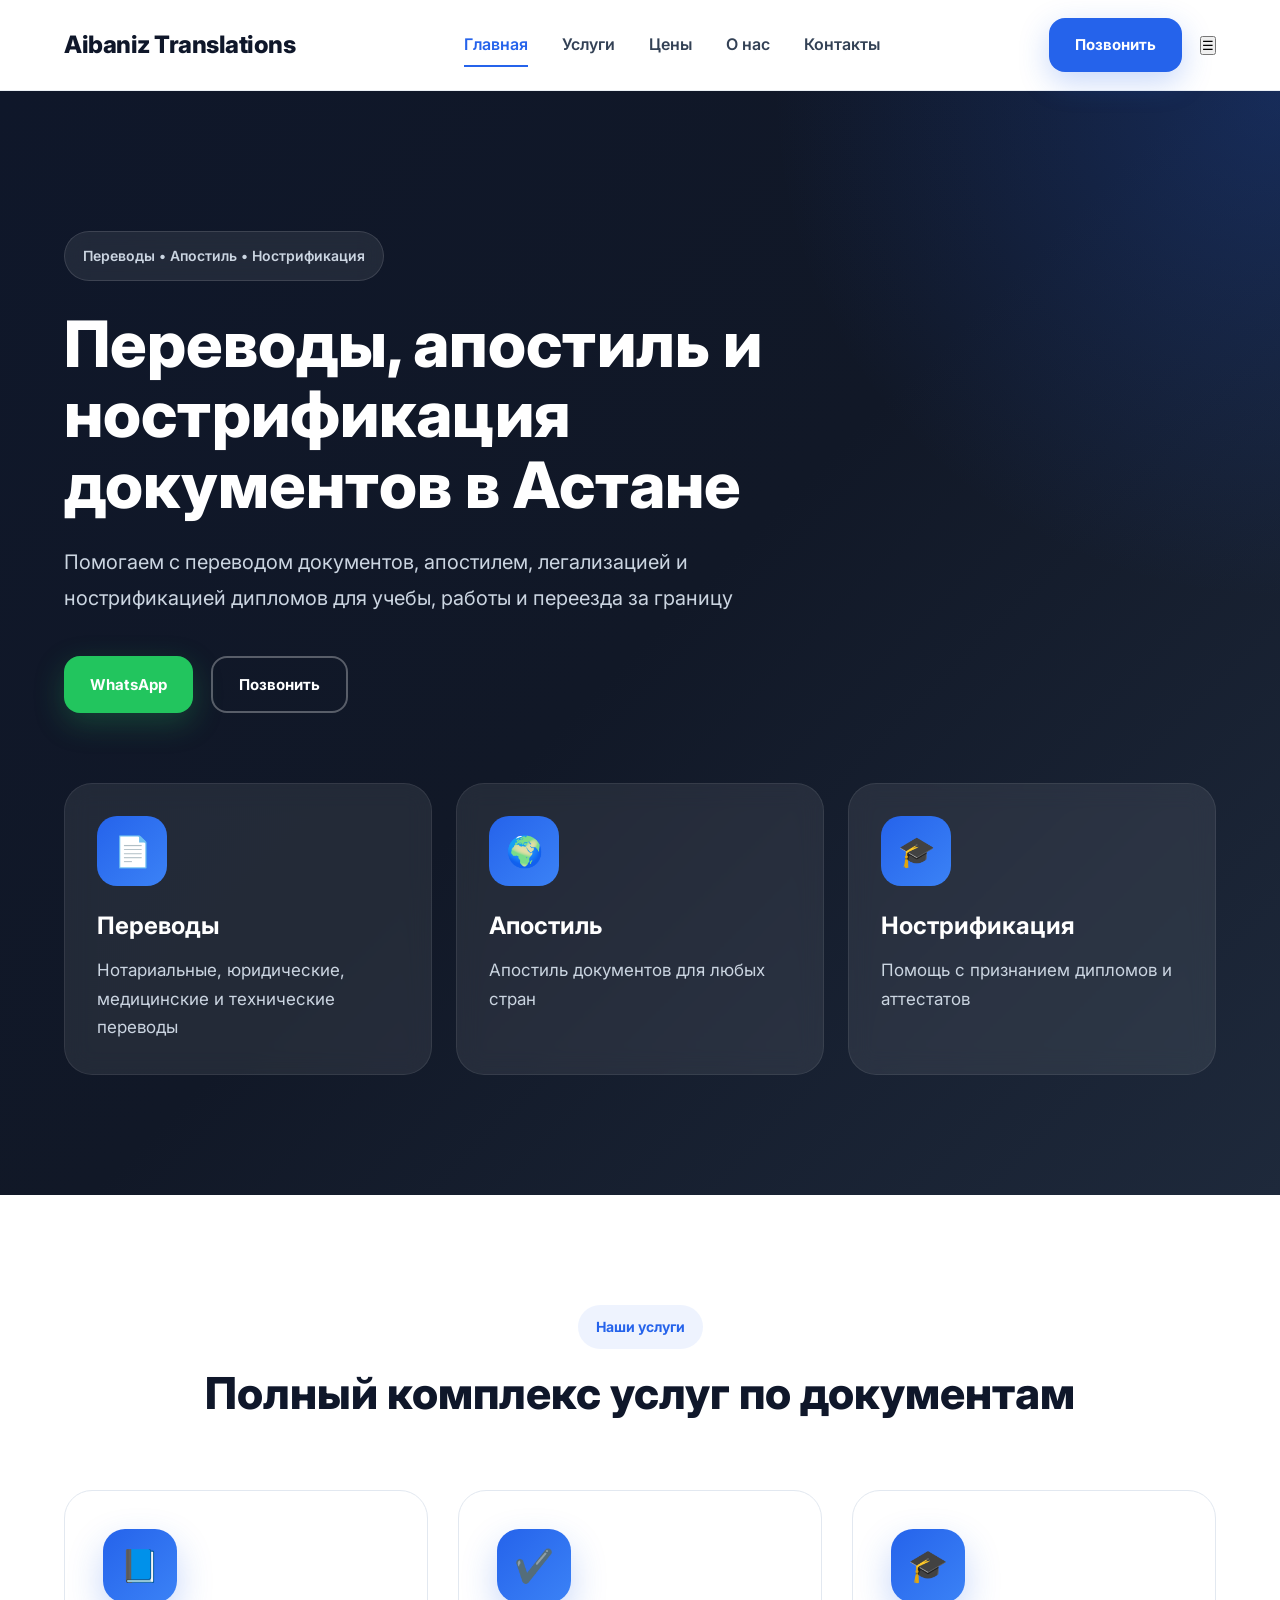
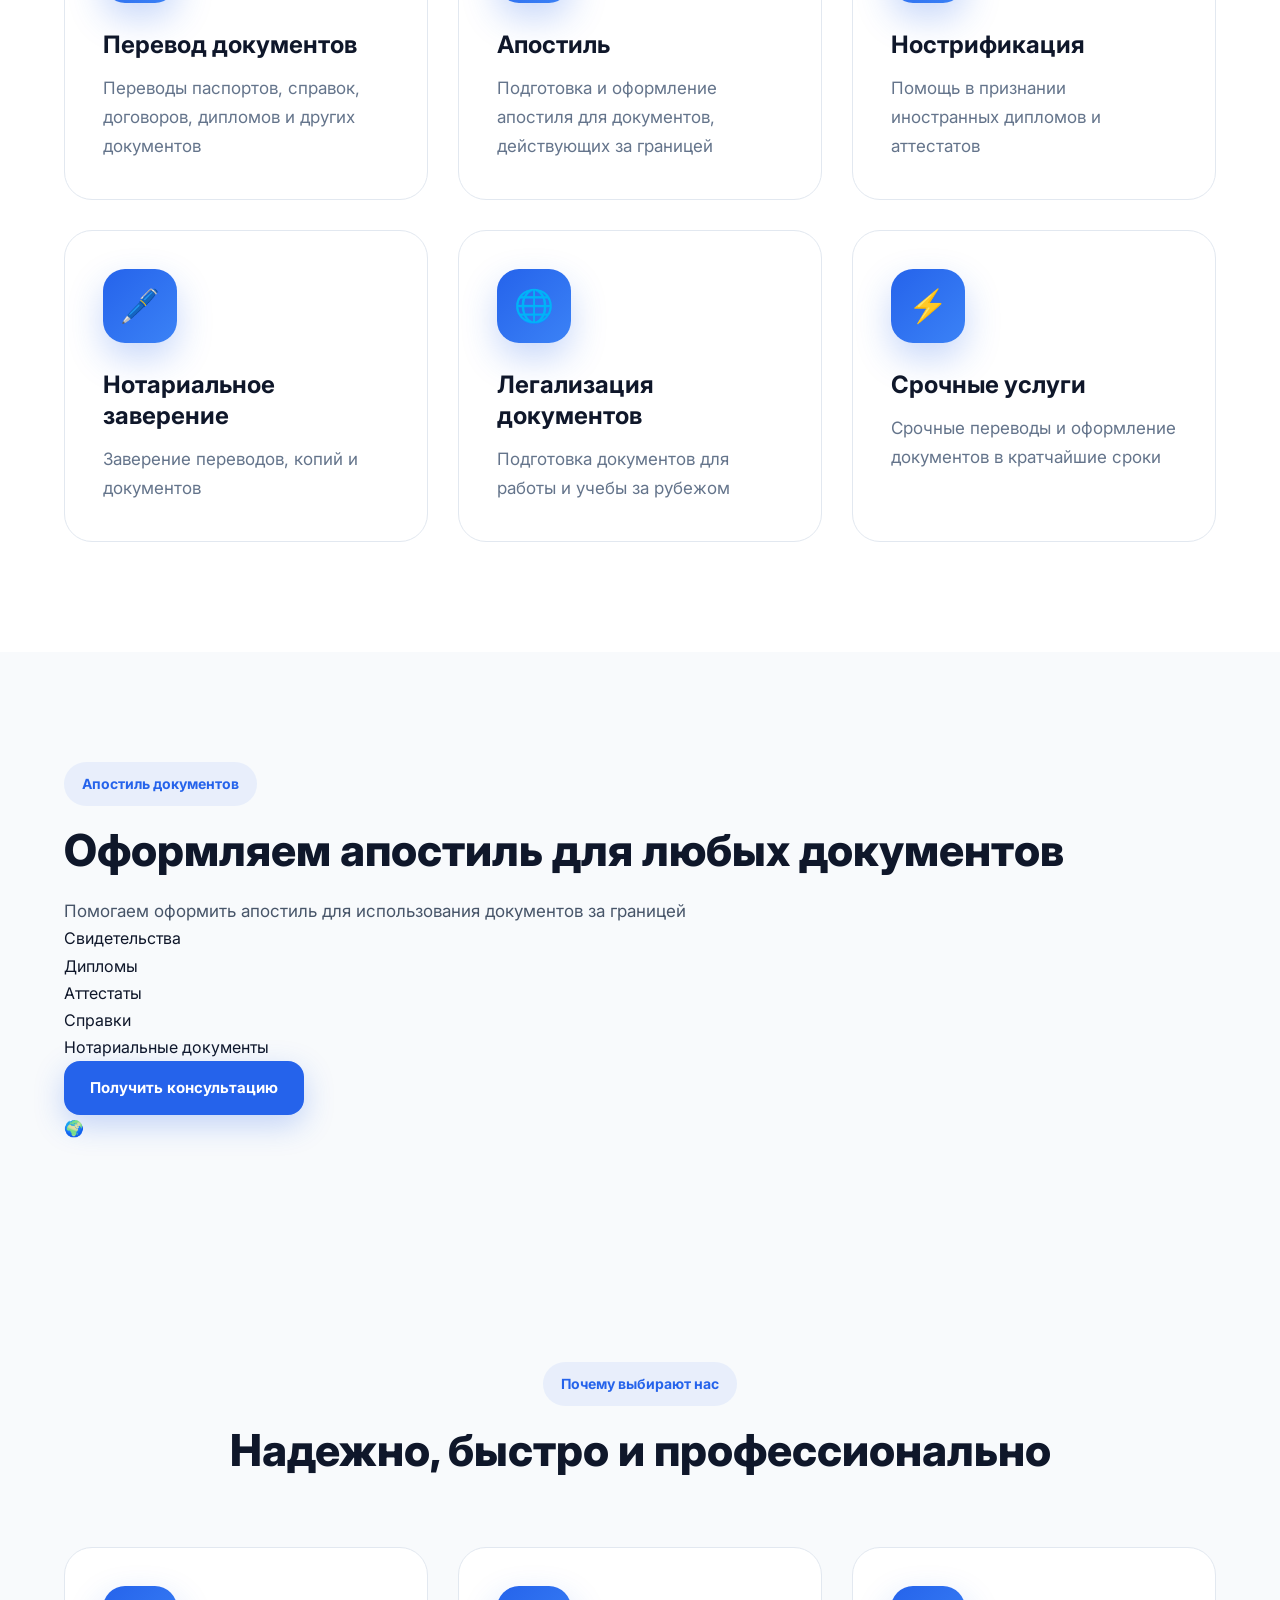
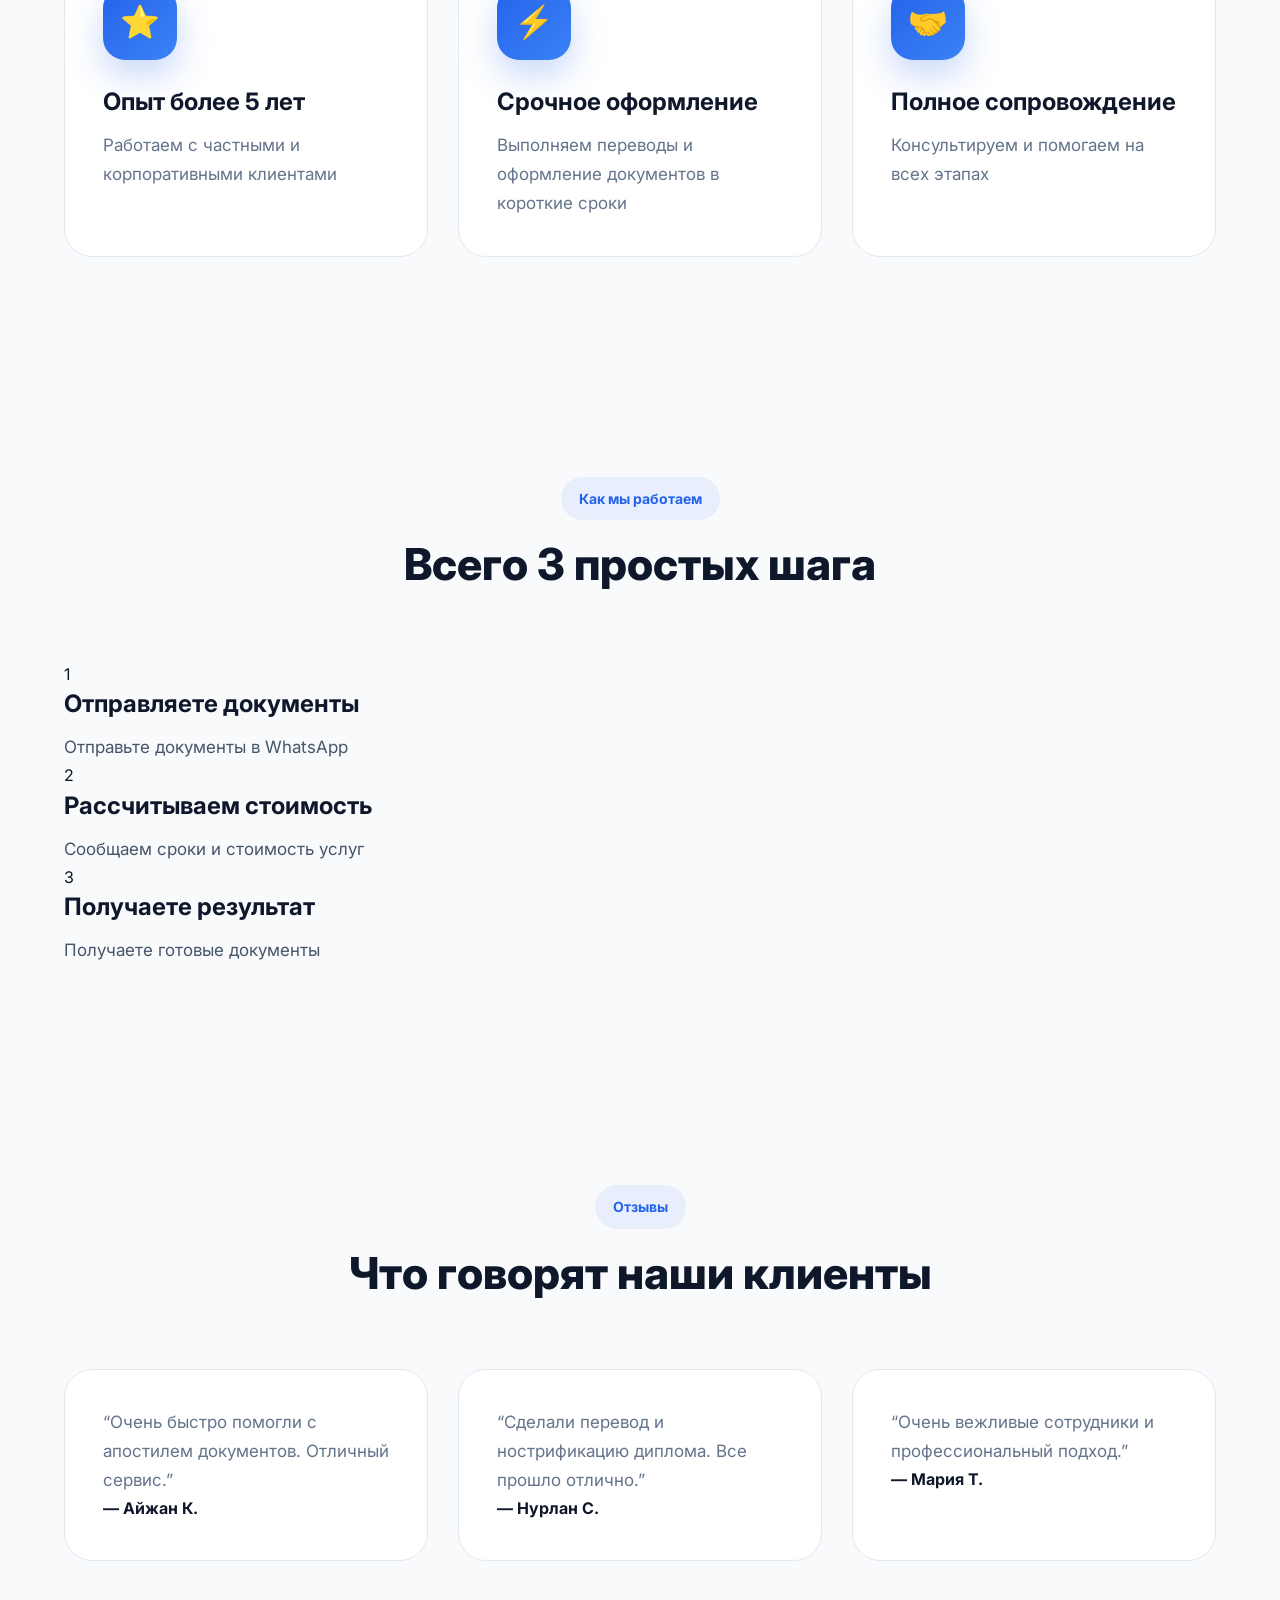
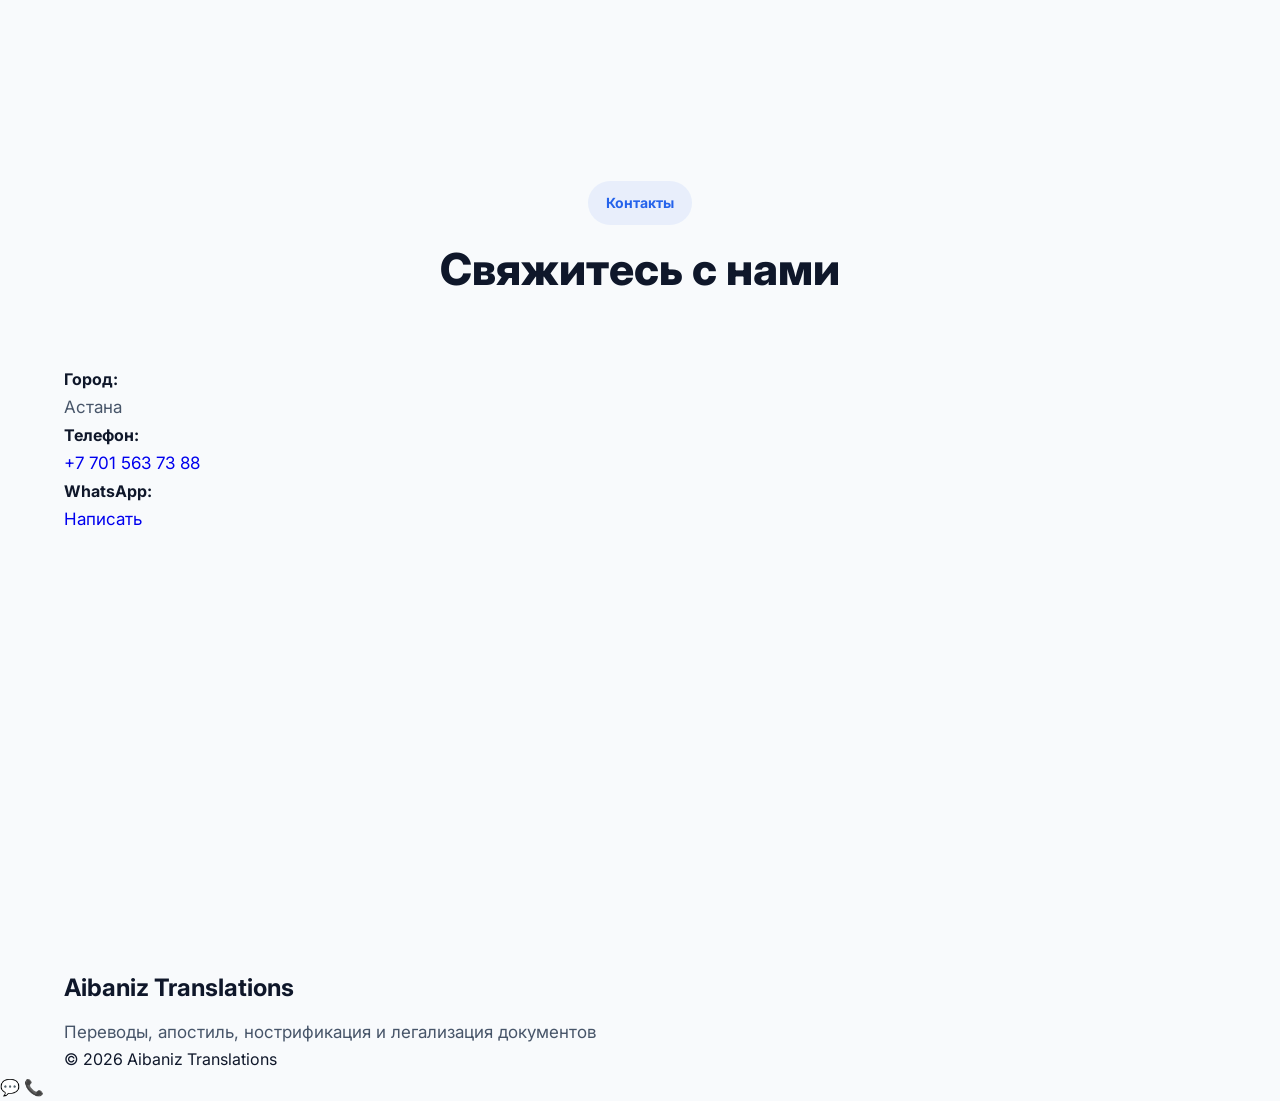
<file: index.html>
<!DOCTYPE html>
<html lang="ru">
<head>
    <meta charset="UTF-8">
    <meta name="viewport" content="width=device-width, initial-scale=1.0">

    <title>
        Переводы, апостиль и нострификация в Астане
    </title>

    <meta name="description"
          content="Бюро переводов в Астане. Перевод документов, апостиль, нострификация дипломов, нотариальное заверение и легализация документов.">

    <link href="https://fonts.googleapis.com/css2?family=Inter:wght@400;500;600;700;800&display=swap" rel="stylesheet">

    <link rel="stylesheet" href="assets/css/style.css">
</head>
<body>

<header class="header">
    <div class="container header__row">

        <a class="logo" href="index.html">
            Aibaniz Translations
        </a>

        <nav class="nav" id="nav">
            <a class="nav__link active" href="index.html">Главная</a>
            <a class="nav__link" href="services.html">Услуги</a>
            <a class="nav__link" href="prices.html">Цены</a>
            <a class="nav__link" href="about.html">О нас</a>
            <a class="nav__link" href="contacts.html">Контакты</a>
        </nav>

        <div class="header-actions">
            <a class="btn header-btn" href="tel:+77015637388">
                Позвонить
            </a>

            <button class="burger"
                    id="burger"
                    aria-label="Открыть меню"
                    aria-expanded="false">
                ☰
            </button>
        </div>

    </div>
</header>

<section class="hero">

    <div class="hero-overlay"></div>

    <div class="container hero-content">

        <div class="hero-badge">
            Переводы • Апостиль • Нострификация
        </div>

        <h1>
            Переводы, апостиль и нострификация документов в Астане
        </h1>

        <p class="hero-text">
            Помогаем с переводом документов,
            апостилем, легализацией и
            нострификацией дипломов для
            учебы, работы и переезда за границу
        </p>

        <div class="hero-buttons">

            <a href="https://wa.me/87015637388"
               target="_blank"
               class="btn whatsapp">
                WhatsApp
            </a>

            <a href="tel:+77015637388"
               class="btn btn-outline">
                Позвонить
            </a>

        </div>

        <div class="hero-services">

            <div class="hero-service-card">
                <div class="hero-icon">📄</div>
                <h3>Переводы</h3>
                <p>
                    Нотариальные, юридические,
                    медицинские и технические переводы
                </p>
            </div>

            <div class="hero-service-card">
                <div class="hero-icon">🌍</div>
                <h3>Апостиль</h3>
                <p>
                    Апостиль документов
                    для любых стран
                </p>
            </div>

            <div class="hero-service-card">
                <div class="hero-icon">🎓</div>
                <h3>Нострификация</h3>
                <p>
                    Помощь с признанием
                    дипломов и аттестатов
                </p>
            </div>

        </div>

    </div>
</section>

<section class="services">

    <div class="container">

        <div class="section-top">
            <span class="section-subtitle">
                Наши услуги
            </span>

            <h2>
                Полный комплекс услуг
                по документам
            </h2>
        </div>

        <div class="cards">

            <div class="card">
                <div class="card-icon">📘</div>

                <h3>Перевод документов</h3>

                <p>
                    Переводы паспортов,
                    справок, договоров,
                    дипломов и других документов
                </p>
            </div>

            <div class="card">
                <div class="card-icon">✔️</div>

                <h3>Апостиль</h3>

                <p>
                    Подготовка и оформление
                    апостиля для документов,
                    действующих за границей
                </p>
            </div>

            <div class="card">
                <div class="card-icon">🎓</div>

                <h3>Нострификация</h3>

                <p>
                    Помощь в признании
                    иностранных дипломов
                    и аттестатов
                </p>
            </div>

            <div class="card">
                <div class="card-icon">🖊️</div>

                <h3>Нотариальное заверение</h3>

                <p>
                    Заверение переводов,
                    копий и документов
                </p>
            </div>

            <div class="card">
                <div class="card-icon">🌐</div>

                <h3>Легализация документов</h3>

                <p>
                    Подготовка документов
                    для работы и учебы
                    за рубежом
                </p>
            </div>

            <div class="card">
                <div class="card-icon">⚡</div>

                <h3>Срочные услуги</h3>

                <p>
                    Срочные переводы и
                    оформление документов
                    в кратчайшие сроки
                </p>
            </div>

        </div>

    </div>
</section>

<section class="apostille-section">

    <div class="container apostille-wrapper">

        <div class="apostille-content">

            <span class="section-subtitle">
                Апостиль документов
            </span>

            <h2>
                Оформляем апостиль
                для любых документов
            </h2>

            <p>
                Помогаем оформить апостиль
                для использования документов
                за границей
            </p>

            <ul class="apostille-list">

                <li>Свидетельства</li>
                <li>Дипломы</li>
                <li>Аттестаты</li>
                <li>Справки</li>
                <li>Нотариальные документы</li>

            </ul>

            <a href="https://wa.me/87015637388"
               target="_blank"
               class="btn">
                Получить консультацию
            </a>

        </div>

        <div class="apostille-image">
            🌍
        </div>

    </div>

</section>

<section class="advantages">

    <div class="container">

        <div class="section-top">
            <span class="section-subtitle">
                Почему выбирают нас
            </span>

            <h2>
                Надежно, быстро и профессионально
            </h2>
        </div>

        <div class="cards">

            <div class="card">
                <div class="card-icon">⭐</div>

                <h3>Опыт более 5 лет</h3>

                <p>
                    Работаем с частными
                    и корпоративными клиентами
                </p>
            </div>

            <div class="card">
                <div class="card-icon">⚡</div>

                <h3>Срочное оформление</h3>

                <p>
                    Выполняем переводы
                    и оформление документов
                    в короткие сроки
                </p>
            </div>

            <div class="card">
                <div class="card-icon">🤝</div>

                <h3>Полное сопровождение</h3>

                <p>
                    Консультируем и помогаем
                    на всех этапах
                </p>
            </div>

        </div>

    </div>

</section>

<section class="process">

    <div class="container">

        <div class="section-top">
            <span class="section-subtitle">
                Как мы работаем
            </span>

            <h2>
                Всего 3 простых шага
            </h2>
        </div>

        <div class="steps">

            <div class="step">
                <span>1</span>

                <h3>
                    Отправляете документы
                </h3>

                <p>
                    Отправьте документы
                    в WhatsApp
                </p>
            </div>

            <div class="step">
                <span>2</span>

                <h3>
                    Рассчитываем стоимость
                </h3>

                <p>
                    Сообщаем сроки
                    и стоимость услуг
                </p>
            </div>

            <div class="step">
                <span>3</span>

                <h3>
                    Получаете результат
                </h3>

                <p>
                    Получаете готовые
                    документы
                </p>
            </div>

        </div>

    </div>

</section>

<section class="reviews">

    <div class="container">

        <div class="section-top">
            <span class="section-subtitle">
                Отзывы
            </span>

            <h2>
                Что говорят наши клиенты
            </h2>
        </div>

        <div class="cards">

            <div class="card">
                <p>
                    “Очень быстро помогли
                    с апостилем документов.
                    Отличный сервис.”
                </p>

                <strong>
                    — Айжан К.
                </strong>
            </div>

            <div class="card">
                <p>
                    “Сделали перевод и
                    нострификацию диплома.
                    Все прошло отлично.”
                </p>

                <strong>
                    — Нурлан С.
                </strong>
            </div>

            <div class="card">
                <p>
                    “Очень вежливые сотрудники
                    и профессиональный подход.”
                </p>

                <strong>
                    — Мария Т.
                </strong>
            </div>

        </div>

    </div>

</section>

<section class="contacts">

    <div class="container">

        <div class="section-top">
            <span class="section-subtitle">
                Контакты
            </span>

            <h2>
                Свяжитесь с нами
            </h2>
        </div>

        <div class="contacts-box">

            <div class="contact-item">
                <strong>Город:</strong>
                <p>Астана</p>
            </div>

            <div class="contact-item">
                <strong>Телефон:</strong>

                <p>
                    <a href="tel:+77015637388">
                        +7 701 563 73 88
                    </a>
                </p>
            </div>

            <div class="contact-item">
                <strong>WhatsApp:</strong>

                <p>
                    <a href="https://wa.me/87015637388"
                       target="_blank">
                        Написать
                    </a>
                </p>
            </div>

        </div>

        <iframe
                src="https://www.google.com/maps?q=Астана&output=embed"
                width="100%"
                height="320"
                style="border:0; border-radius:24px;"
                allowfullscreen=""
                loading="lazy">
        </iframe>

    </div>

</section>

<footer class="footer">

    <div class="container footer-content">

        <div>
            <h3>Aibaniz Translations</h3>

            <p>
                Переводы, апостиль,
                нострификация и легализация документов
            </p>
        </div>

        <div>
            © 2026 Aibaniz Translations
        </div>

    </div>

</footer>

<a href="https://wa.me/87015637388"
   class="floating whatsapp-btn"
   target="_blank">
    💬
</a>

<a href="tel:+77015637388"
   class="floating call-btn">
    📞
</a>

<script src="assets/js/main.js"></script>


</body>
</html>
</file>
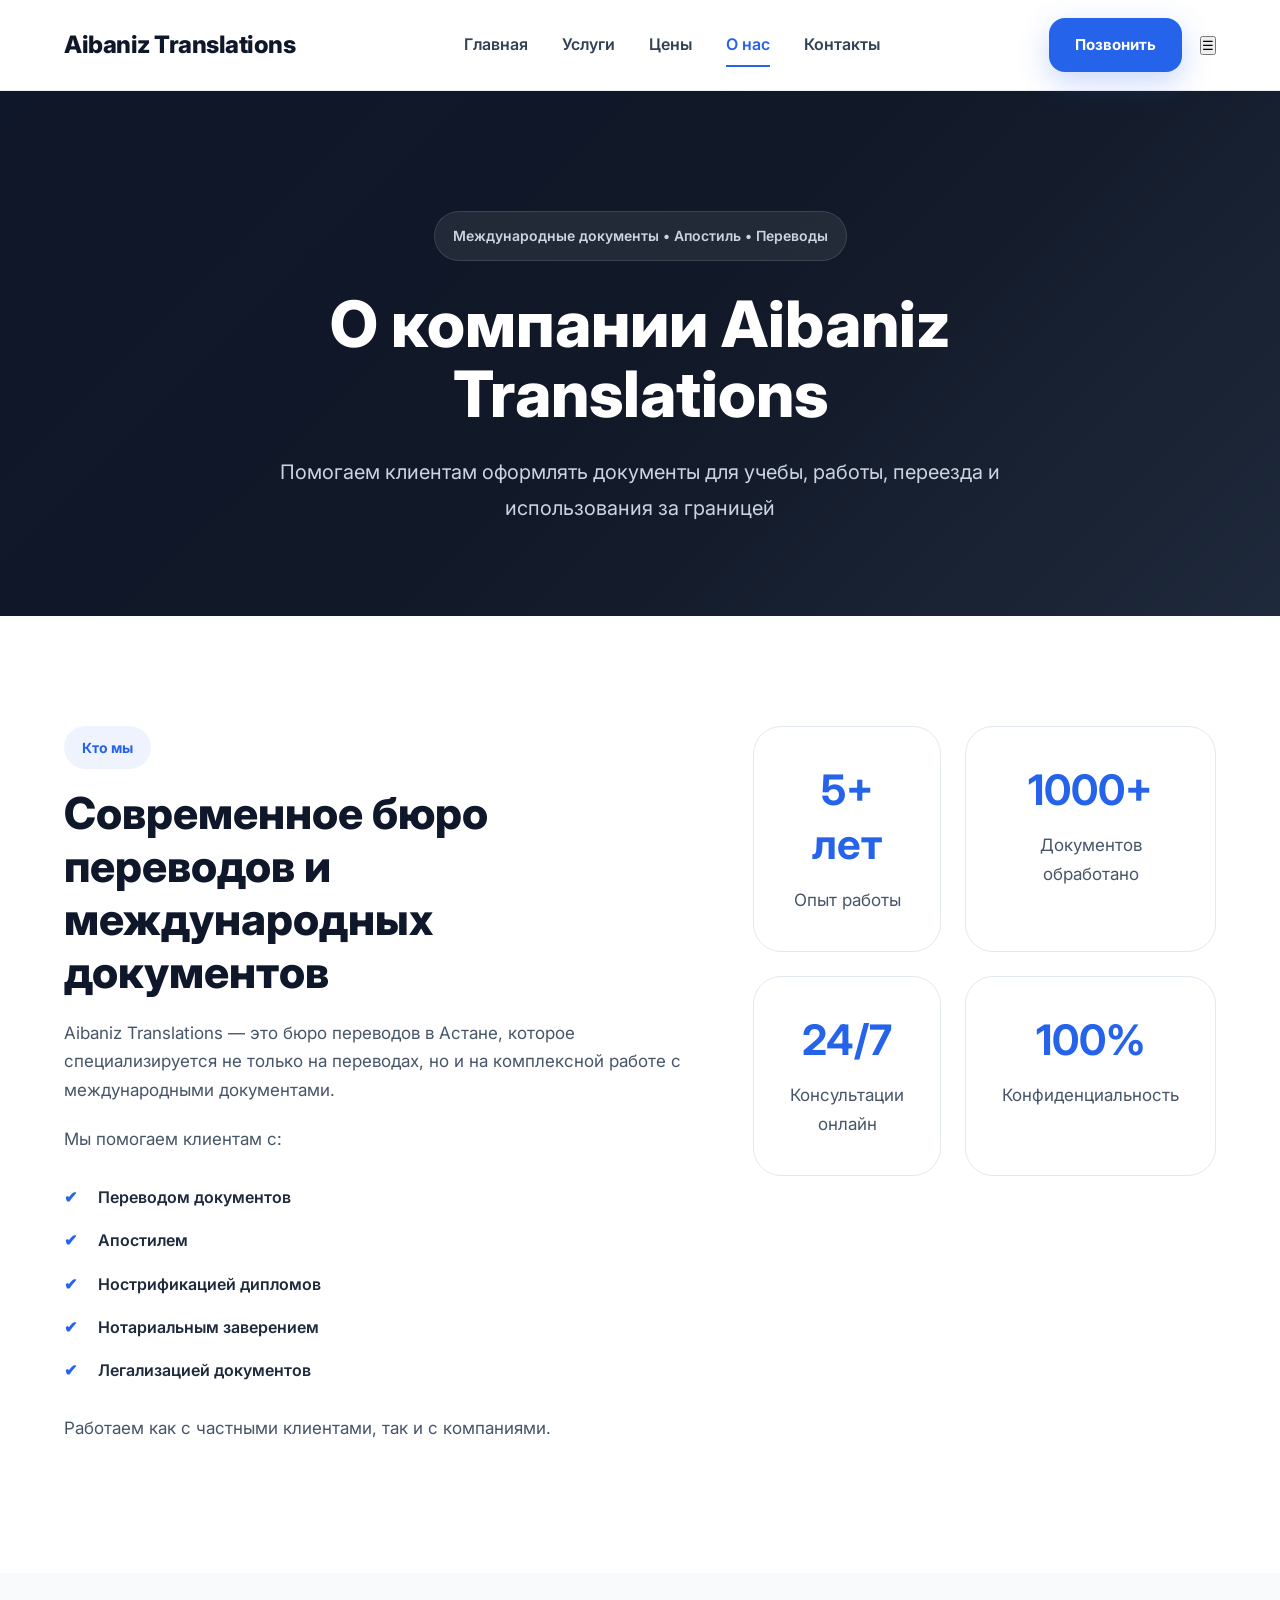
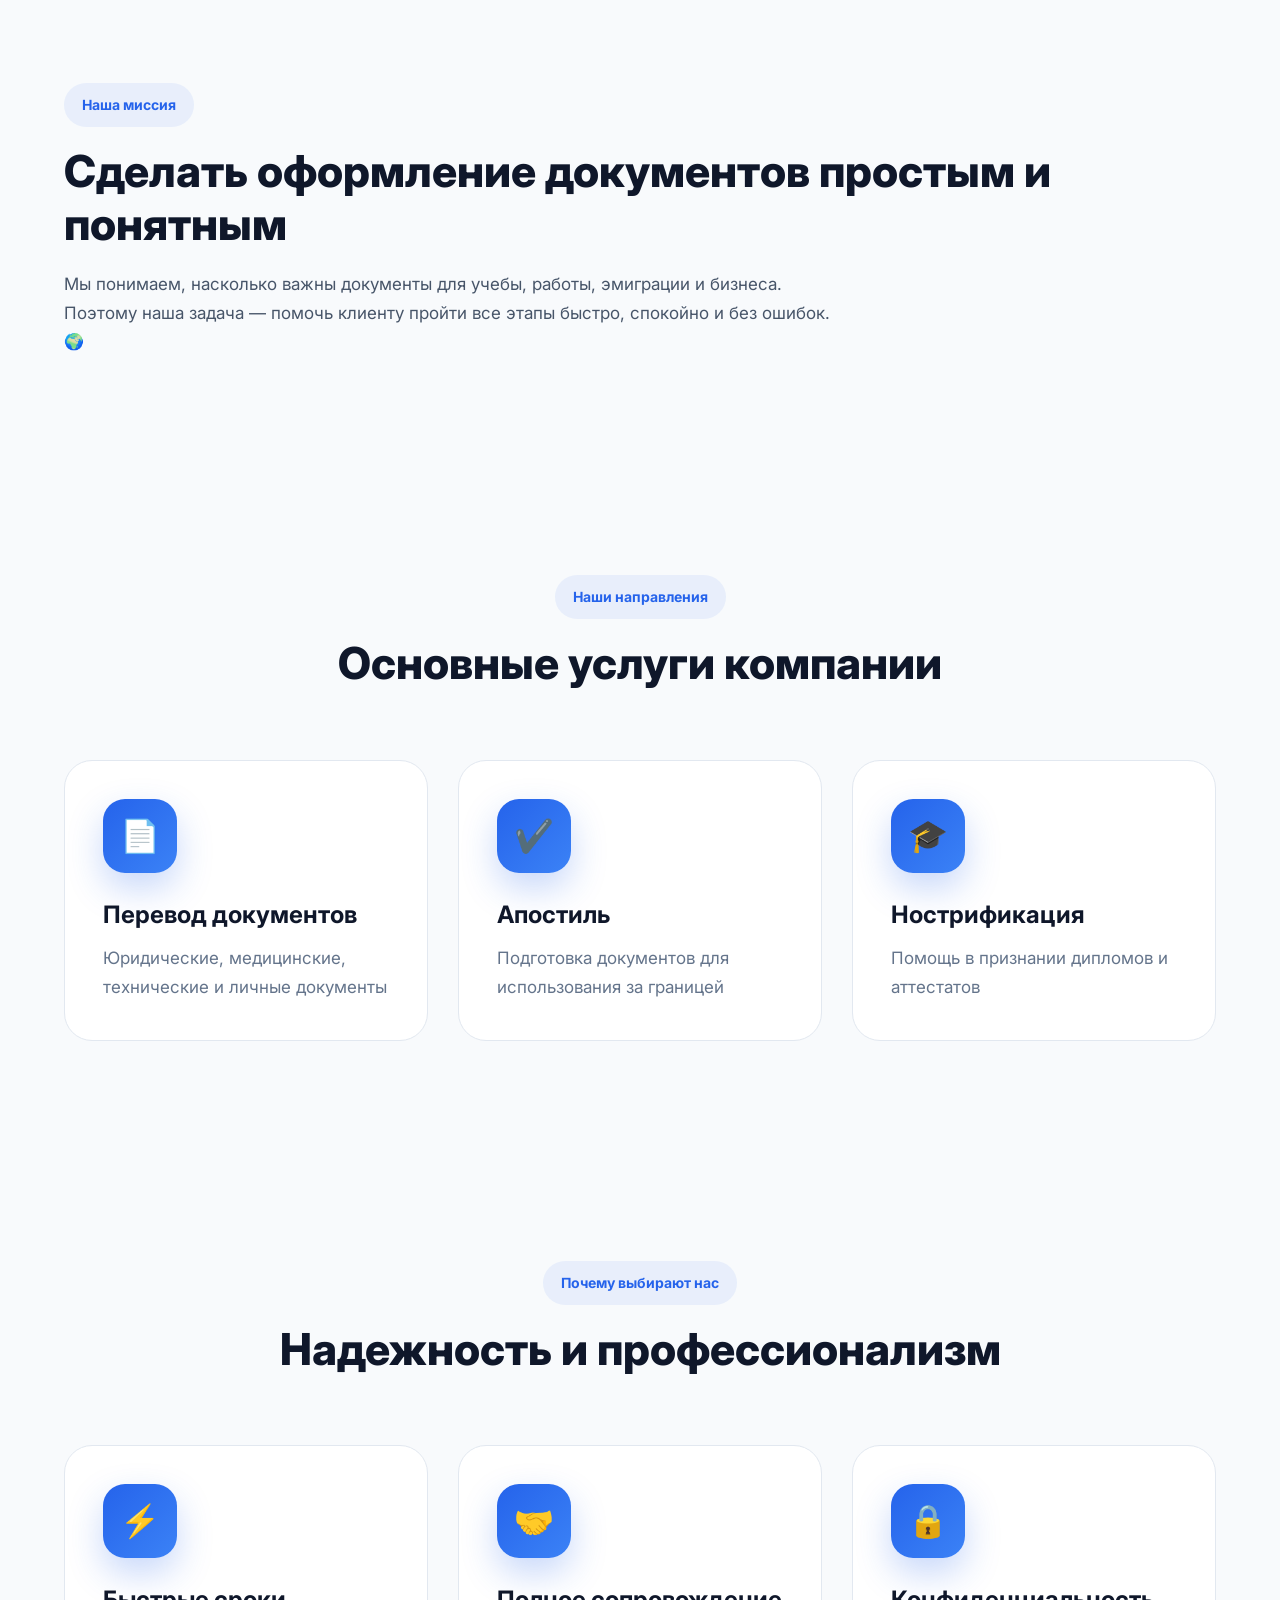
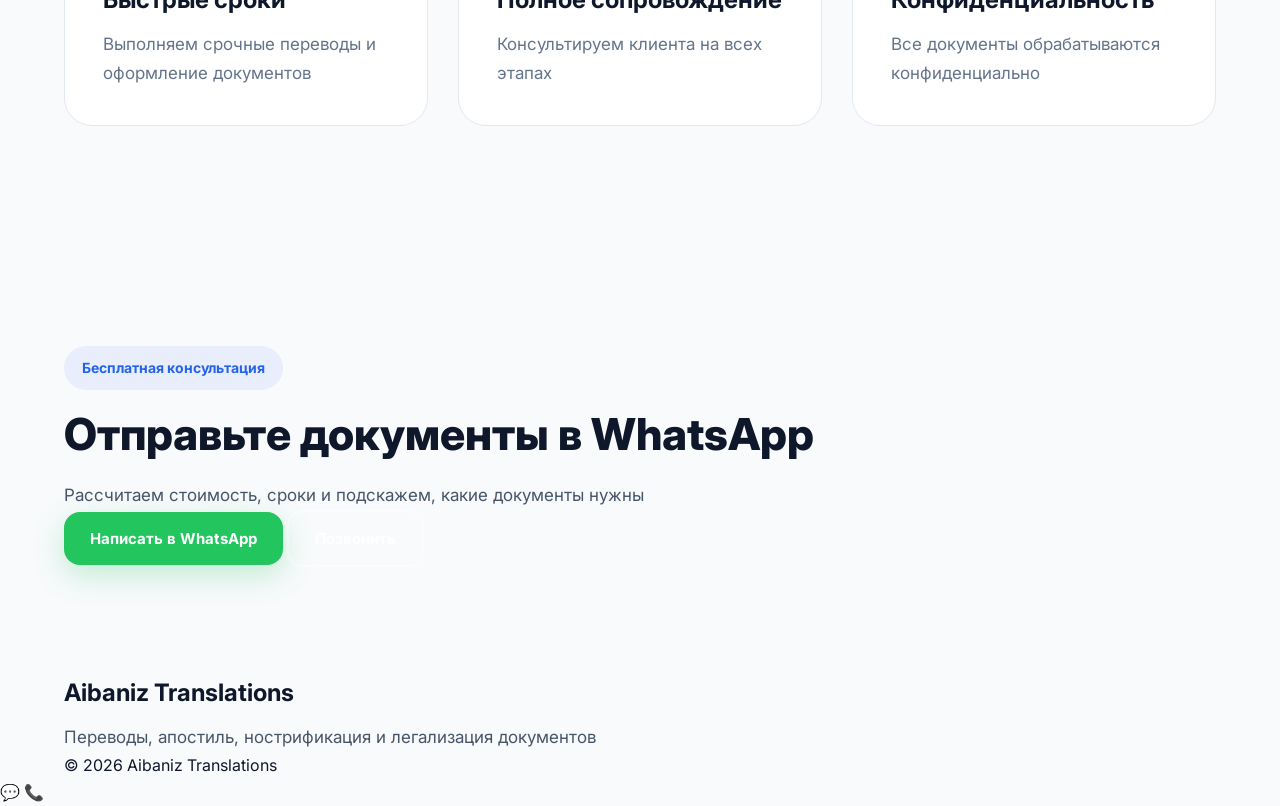
<file: about.html>
<!DOCTYPE html>
<html lang="ru">
<head>
    <meta charset="UTF-8">
    <meta name="viewport" content="width=device-width, initial-scale=1.0">

    <title>
        О нас | Aibaniz Translations
    </title>

    <meta name="description"
          content="Aibaniz Translations — бюро переводов в Астане. Переводы документов, апостиль, нострификация, нотариальное заверение и легализация документов.">

    <link href="https://fonts.googleapis.com/css2?family=Inter:wght@400;500;600;700;800&display=swap"
          rel="stylesheet">

    <link rel="stylesheet" href="assets/css/style.css">
</head>
<body>

<header class="header">

    <div class="container header__row">

        <a class="logo" href="index.html">
            Aibaniz Translations
        </a>

        <nav class="nav" id="nav">

            <a class="nav__link" href="index.html">
                Главная
            </a>

            <a class="nav__link" href="services.html">
                Услуги
            </a>

            <a class="nav__link" href="prices.html">
                Цены
            </a>

            <a class="nav__link active" href="about.html">
                О нас
            </a>

            <a class="nav__link" href="contacts.html">
                Контакты
            </a>

        </nav>

        <div class="header-actions">

            <a class="btn header-btn"
               href="tel:+77015637388">
                Позвонить
            </a>

            <button class="burger"
                    id="burger"
                    aria-label="Открыть меню"
                    aria-expanded="false">
                ☰
            </button>

        </div>

    </div>

</header>

<section class="page-hero dark-hero">

    <div class="container">

        <div class="hero-badge">
            Международные документы • Апостиль • Переводы
        </div>

        <h1>
            О компании
            Aibaniz Translations
        </h1>

        <p class="hero-text">
            Помогаем клиентам оформлять документы
            для учебы, работы, переезда и
            использования за границей
        </p>

    </div>

</section>

<section class="about-main">

    <div class="container">

        <div class="about-grid">

            <div class="about-content">

                <span class="section-subtitle">
                    Кто мы
                </span>

                <h2>
                    Современное бюро переводов
                    и международных документов
                </h2>

                <p>
                    Aibaniz Translations —
                    это бюро переводов в Астане,
                    которое специализируется
                    не только на переводах,
                    но и на комплексной работе
                    с международными документами.
                </p>

                <p>
                    Мы помогаем клиентам с:
                </p>

                <ul class="about-list">

                    <li>
                        Переводом документов
                    </li>

                    <li>
                        Апостилем
                    </li>

                    <li>
                        Нострификацией дипломов
                    </li>

                    <li>
                        Нотариальным заверением
                    </li>

                    <li>
                        Легализацией документов
                    </li>

                </ul>

                <p>
                    Работаем как с частными
                    клиентами, так и с компаниями.
                </p>

            </div>

            <div class="about-stats">

                <div class="stat-card">
                    <h3>5+ лет</h3>
                    <p>Опыт работы</p>
                </div>

                <div class="stat-card">
                    <h3>1000+</h3>
                    <p>Документов обработано</p>
                </div>

                <div class="stat-card">
                    <h3>24/7</h3>
                    <p>Консультации онлайн</p>
                </div>

                <div class="stat-card">
                    <h3>100%</h3>
                    <p>Конфиденциальность</p>
                </div>

            </div>

        </div>

    </div>

</section>

<section class="mission-section">

    <div class="container">

        <div class="mission-box">

            <div class="mission-content">

                <span class="section-subtitle">
                    Наша миссия
                </span>

                <h2>
                    Сделать оформление документов
                    простым и понятным
                </h2>

                <p>
                    Мы понимаем, насколько важны
                    документы для учебы,
                    работы, эмиграции и бизнеса.
                </p>

                <p>
                    Поэтому наша задача —
                    помочь клиенту пройти
                    все этапы быстро,
                    спокойно и без ошибок.
                </p>

            </div>

            <div class="mission-icon">
                🌍
            </div>

        </div>

    </div>

</section>

<section class="services-preview">

    <div class="container">

        <div class="section-top">

            <span class="section-subtitle">
                Наши направления
            </span>

            <h2>
                Основные услуги компании
            </h2>

        </div>

        <div class="cards">

            <div class="card">

                <div class="card-icon">
                    📄
                </div>

                <h3>
                    Перевод документов
                </h3>

                <p>
                    Юридические, медицинские,
                    технические и личные документы
                </p>

            </div>

            <div class="card">

                <div class="card-icon">
                    ✔️
                </div>

                <h3>
                    Апостиль
                </h3>

                <p>
                    Подготовка документов
                    для использования
                    за границей
                </p>

            </div>

            <div class="card">

                <div class="card-icon">
                    🎓
                </div>

                <h3>
                    Нострификация
                </h3>

                <p>
                    Помощь в признании
                    дипломов и аттестатов
                </p>

            </div>

        </div>

    </div>

</section>

<section class="advantages">

    <div class="container">

        <div class="section-top">

            <span class="section-subtitle">
                Почему выбирают нас
            </span>

            <h2>
                Надежность и профессионализм
            </h2>

        </div>

        <div class="cards">

            <div class="card">

                <div class="card-icon">
                    ⚡
                </div>

                <h3>
                    Быстрые сроки
                </h3>

                <p>
                    Выполняем срочные
                    переводы и оформление
                    документов
                </p>

            </div>

            <div class="card">

                <div class="card-icon">
                    🤝
                </div>

                <h3>
                    Полное сопровождение
                </h3>

                <p>
                    Консультируем клиента
                    на всех этапах
                </p>

            </div>

            <div class="card">

                <div class="card-icon">
                    🔒
                </div>

                <h3>
                    Конфиденциальность
                </h3>

                <p>
                    Все документы
                    обрабатываются
                    конфиденциально
                </p>

            </div>

        </div>

    </div>

</section>

<section class="cta-section">

    <div class="container">

        <div class="cta-box modern-cta">

            <div>

                <span class="section-subtitle">
                    Бесплатная консультация
                </span>

                <h2>
                    Отправьте документы
                    в WhatsApp
                </h2>

                <p>
                    Рассчитаем стоимость,
                    сроки и подскажем,
                    какие документы нужны
                </p>

            </div>

            <div class="cta-buttons">

                <a href="https://wa.me/87015637388"
                   class="btn whatsapp"
                   target="_blank">

                    Написать в WhatsApp

                </a>

                <a href="tel:+77015637388"
                   class="btn btn-outline">

                    Позвонить

                </a>

            </div>

        </div>

    </div>

</section>

<footer class="footer">

    <div class="container footer-content">

        <div>

            <h3>
                Aibaniz Translations
            </h3>

            <p>
                Переводы, апостиль,
                нострификация и
                легализация документов
            </p>

        </div>

        <div>
            © 2026 Aibaniz Translations
        </div>

    </div>

</footer>

<a href="https://wa.me/87015637388"
   class="floating whatsapp-btn"
   target="_blank">
    💬
</a>

<a href="tel:+77015637388"
   class="floating call-btn">
    📞
</a>

<script src="assets/js/main.js"></script>

</body>
</html>
</file>
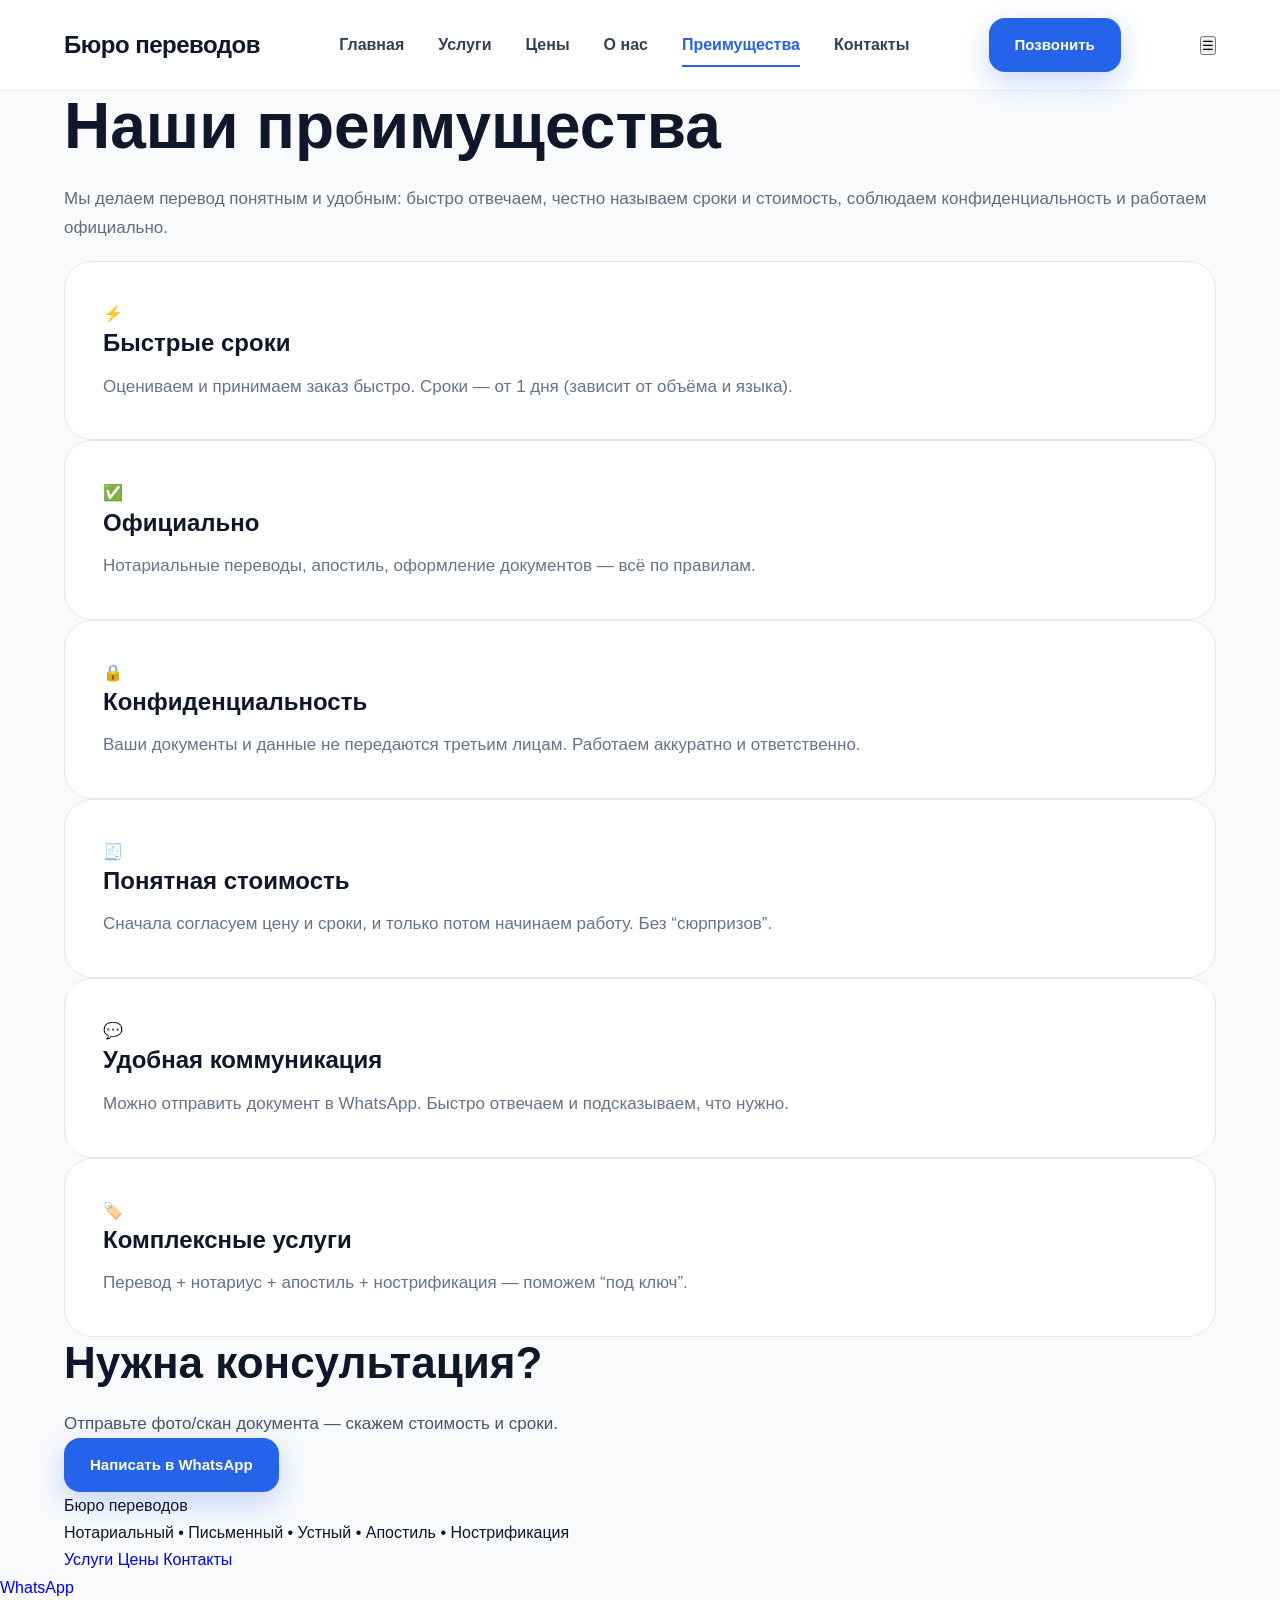
<file: advantages.html>
<!DOCTYPE html>
<html lang="ru">
<head>
  <meta charset="UTF-8">
  <meta name="viewport" content="width=device-width, initial-scale=1.0">
  <title>Преимущества — Бюро переводов</title>
  <link rel="stylesheet" href="assets/css/style.css">
</head>
<body>

  <!-- HEADER -->
  <header class="header">
    <div class="container header__row">
      <a class="logo" href="index.html">Бюро переводов</a>

      <nav class="nav" id="nav">
        <a class="nav__link" href="index.html">Главная</a>
        <a class="nav__link" href="services.html">Услуги</a>
        <a class="nav__link" href="prices.html">Цены</a>
        <a class="nav__link" href="about.html">О нас</a>
        <a class="nav__link active" href="advantages.html">Преимущества</a>
        <a class="nav__link" href="contacts.html">Контакты</a>
      </nav>

      <a class="btn" href="tel:+77015637388">Позвонить</a>
    <button class="burger" id="burger" aria-label="Открыть меню" aria-expanded="false">☰</button>

    </div>
  </header>

  <!-- MAIN -->
  <main class="section">
    <div class="container">
      <h1 class="section__title">Наши преимущества</h1>
      <p style="margin-bottom: 18px; opacity: 0.85;">
        Мы делаем перевод понятным и удобным: быстро отвечаем, честно называем сроки и стоимость,
        соблюдаем конфиденциальность и работаем официально.
      </p>

      <!-- карточки -->
      <div class="cards-2">

        <article class="card">
          <div class="icon">⚡</div>
          <h3 class="card__title">Быстрые сроки</h3>
          <p class="card__text">Оцениваем и принимаем заказ быстро. Сроки — от 1 дня (зависит от объёма и языка).</p>
        </article>

        <article class="card">
          <div class="icon">✅</div>
          <h3 class="card__title">Официально</h3>
          <p class="card__text">Нотариальные переводы, апостиль, оформление документов — всё по правилам.</p>
        </article>

        <article class="card">
          <div class="icon">🔒</div>
          <h3 class="card__title">Конфиденциальность</h3>
          <p class="card__text">Ваши документы и данные не передаются третьим лицам. Работаем аккуратно и ответственно.</p>
        </article>

        <article class="card">
          <div class="icon">🧾</div>
          <h3 class="card__title">Понятная стоимость</h3>
          <p class="card__text">Сначала согласуем цену и сроки, и только потом начинаем работу. Без “сюрпризов”.</p>
        </article>

        <article class="card">
          <div class="icon">💬</div>
          <h3 class="card__title">Удобная коммуникация</h3>
          <p class="card__text">Можно отправить документ в WhatsApp. Быстро отвечаем и подсказываем, что нужно.</p>
        </article>

        <article class="card">
          <div class="icon">🏷️</div>
          <h3 class="card__title">Комплексные услуги</h3>
          <p class="card__text">Перевод + нотариус + апостиль + нострификация — поможем “под ключ”.</p>
        </article>

      </div>

      <!-- CTA -->
      <div class="cta">
        <div>
          <h2 class="cta__title">Нужна консультация?</h2>
          <p class="cta__text">Отправьте фото/скан документа — скажем стоимость и сроки.</p>
        </div>
        <a class="btn btn--primary"
           href="https://wa.me/77001234567?text=Здравствуйте!%20Хочу%20получить%20консультацию%20по%20переводу.%20Прикрепляю%20документ."
           target="_blank" rel="noopener">
          Написать в WhatsApp
        </a>
      </div>

    </div>
  </main>

  <!-- FOOTER -->
  <footer class="footer">
    <div class="container footer__row">
      <div>
        <div class="footer__title">Бюро переводов</div>
        <div class="footer__text">
          Нотариальный • Письменный • Устный • Апостиль • Нострификация
        </div>
      </div>

      <div class="footer__links">
        <a href="services.html">Услуги</a>
        <a href="prices.html">Цены</a>
        <a href="contacts.html">Контакты</a>
      </div>
    </div>
  </footer>

  <!-- WhatsApp -->
  <a class="wa-float"
     href="https://wa.me/77001234567?text=Здравствуйте!%20Нужен%20перевод.%20Проконсультируйте,%20пожалуйста."
     target="_blank" rel="noopener">
    WhatsApp
  </a>

  <script src="assets/js/main.js"></script>

<script>
const sections = document.querySelectorAll("section");

window.addEventListener("scroll", () => {
  sections.forEach(section => {
    const top = section.getBoundingClientRect().top;
    if(top < window.innerHeight - 100){
      section.classList.add("visible");
    }
  });
});
</script>

</body>
</html>
</file>
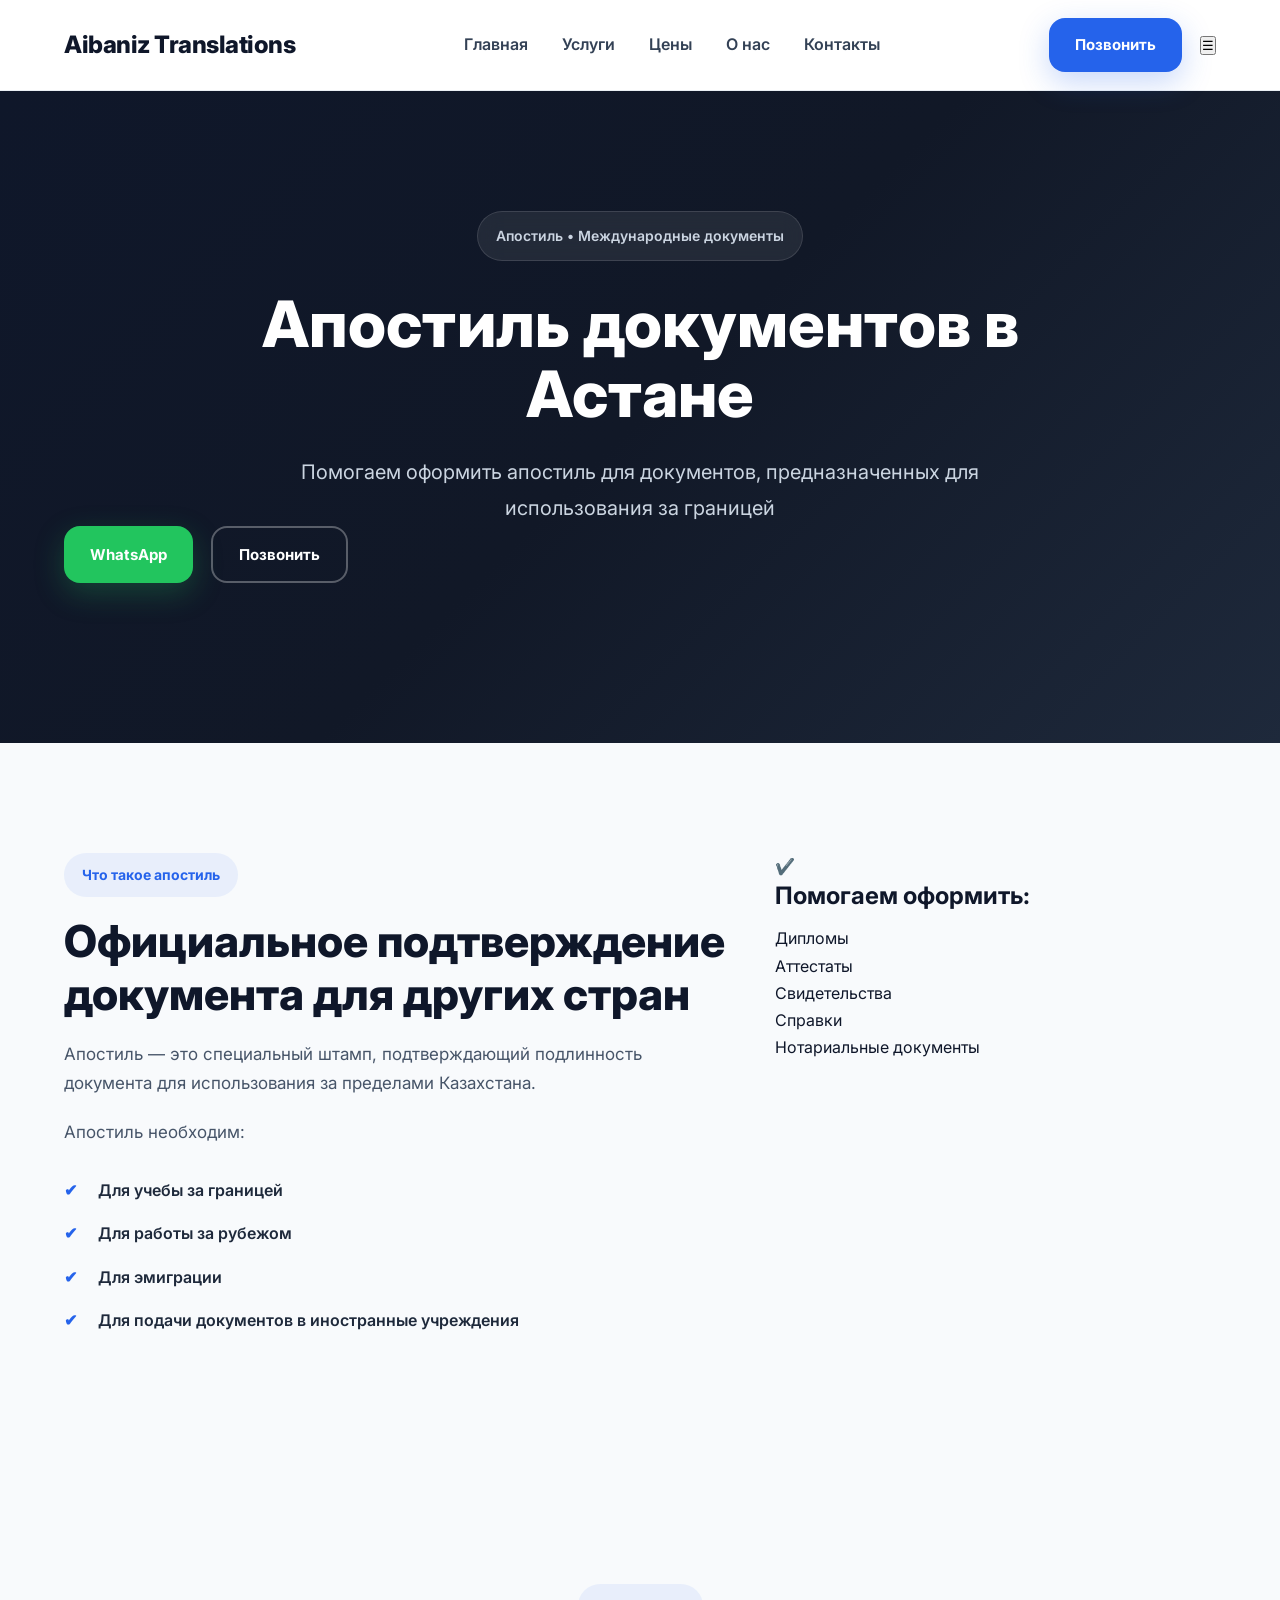
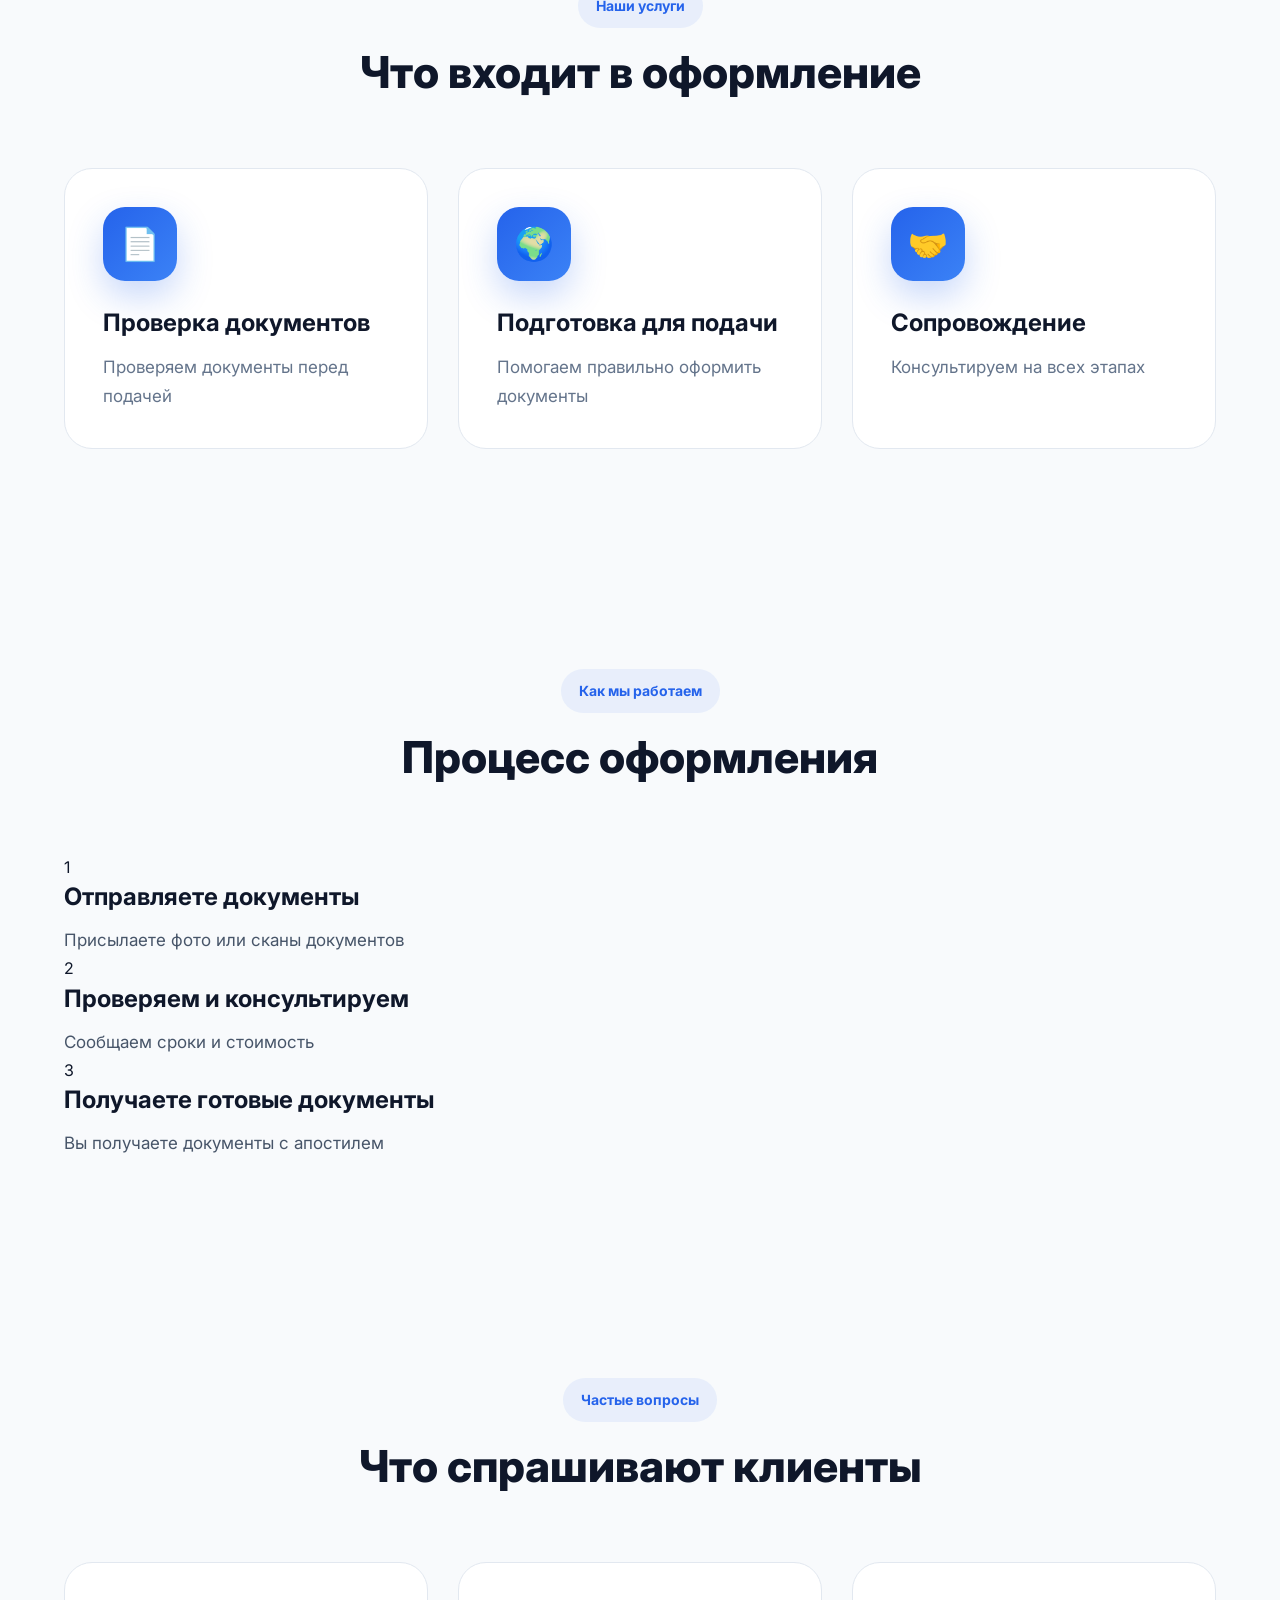
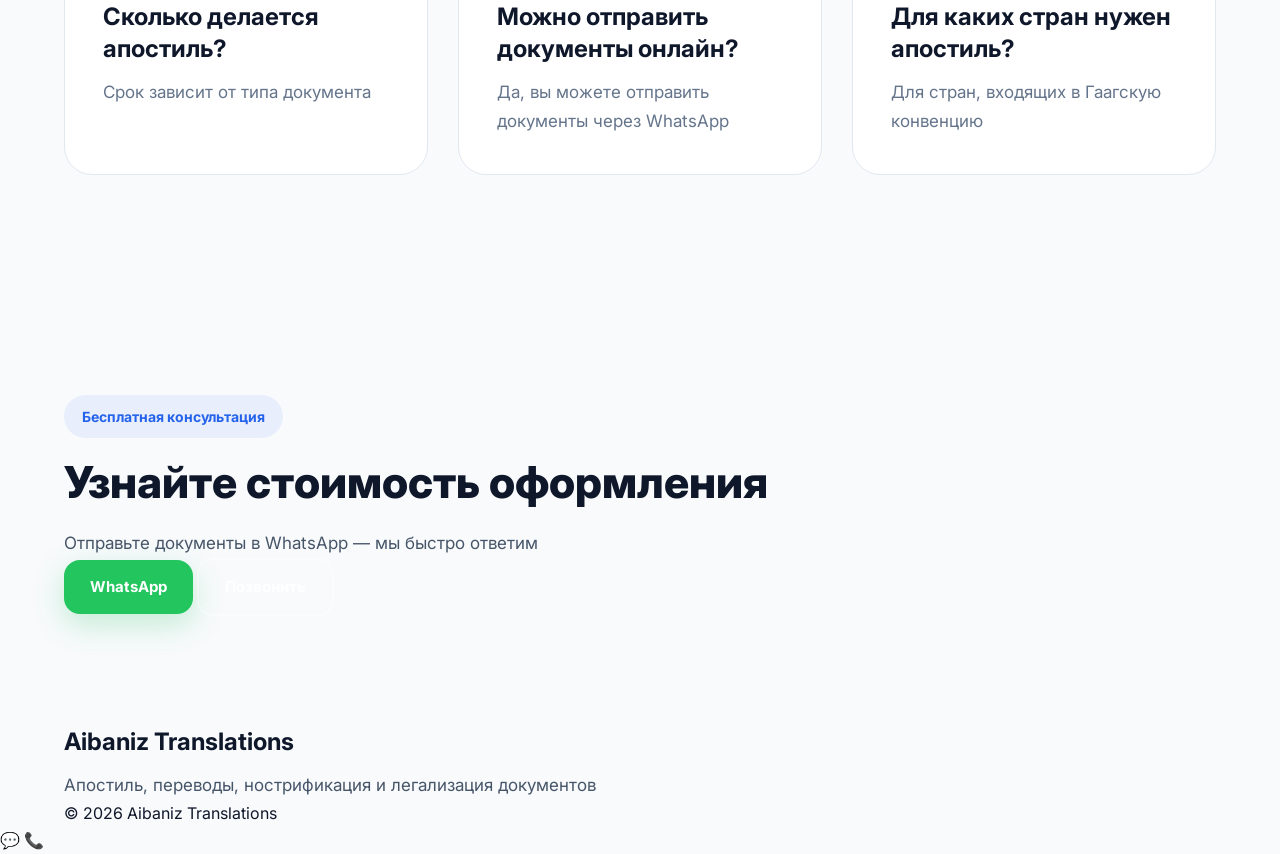
<file: apostille.html>
<!DOCTYPE html>
<html lang="ru">
<head>
    <meta charset="UTF-8">
    <meta name="viewport" content="width=device-width, initial-scale=1.0">

    <title>
        Апостиль документов в Астане | Aibaniz Translations
    </title>

    <meta name="description"
          content="Апостиль документов в Астане. Апостиль дипломов, свидетельств, справок и нотариальных документов для использования за границей.">

    <link href="https://fonts.googleapis.com/css2?family=Inter:wght@400;500;600;700;800&display=swap"
          rel="stylesheet">

    <link rel="stylesheet" href="assets/css/style.css">
</head>
<body>

<header class="header">

    <div class="container header__row">

        <a class="logo" href="index.html">
            Aibaniz Translations
        </a>

        <nav class="nav" id="nav">

            <a class="nav__link" href="index.html">
                Главная
            </a>

            <a class="nav__link" href="services.html">
                Услуги
            </a>

            <a class="nav__link" href="prices.html">
                Цены
            </a>

            <a class="nav__link" href="about.html">
                О нас
            </a>

            <a class="nav__link" href="contacts.html">
                Контакты
            </a>

        </nav>

        <div class="header-actions">

            <a class="btn header-btn"
               href="tel:+77015637388">

                Позвонить

            </a>

            <button class="burger"
                    id="burger"
                    aria-label="Открыть меню"
                    aria-expanded="false">

                ☰

            </button>

        </div>

    </div>

</header>

<section class="page-hero dark-hero">

    <div class="container">

        <div class="hero-badge">
            Апостиль • Международные документы
        </div>

        <h1>
            Апостиль документов
            в Астане
        </h1>

        <p class="hero-text">
            Помогаем оформить апостиль
            для документов,
            предназначенных для
            использования за границей
        </p>

        <div class="hero-buttons">

            <a href="https://wa.me/87015637388"
               target="_blank"
               class="btn whatsapp">

                WhatsApp

            </a>

            <a href="tel:+77015637388"
               class="btn btn-outline">

                Позвонить

            </a>

        </div>

    </div>

</section>

<section class="apostille-main">

    <div class="container">

        <div class="about-grid">

            <div class="about-content">

                <span class="section-subtitle">
                    Что такое апостиль
                </span>

                <h2>
                    Официальное подтверждение
                    документа для других стран
                </h2>

                <p>
                    Апостиль —
                    это специальный штамп,
                    подтверждающий подлинность
                    документа для использования
                    за пределами Казахстана.
                </p>

                <p>
                    Апостиль необходим:
                </p>

                <ul class="about-list">

                    <li>
                        Для учебы за границей
                    </li>

                    <li>
                        Для работы за рубежом
                    </li>

                    <li>
                        Для эмиграции
                    </li>

                    <li>
                        Для подачи документов
                        в иностранные учреждения
                    </li>

                </ul>

            </div>

            <div class="apostille-side-card">

                <div class="apostille-side-icon">
                    ✔️
                </div>

                <h3>
                    Помогаем оформить:
                </h3>

                <ul class="apostille-documents">

                    <li>Дипломы</li>
                    <li>Аттестаты</li>
                    <li>Свидетельства</li>
                    <li>Справки</li>
                    <li>Нотариальные документы</li>

                </ul>

            </div>

        </div>

    </div>

</section>

<section class="services-preview">

    <div class="container">

        <div class="section-top">

            <span class="section-subtitle">
                Наши услуги
            </span>

            <h2>
                Что входит в оформление
            </h2>

        </div>

        <div class="cards">

            <div class="card">

                <div class="card-icon">
                    📄
                </div>

                <h3>
                    Проверка документов
                </h3>

                <p>
                    Проверяем документы
                    перед подачей
                </p>

            </div>

            <div class="card">

                <div class="card-icon">
                    🌍
                </div>

                <h3>
                    Подготовка для подачи
                </h3>

                <p>
                    Помогаем правильно
                    оформить документы
                </p>

            </div>

            <div class="card">

                <div class="card-icon">
                    🤝
                </div>

                <h3>
                    Сопровождение
                </h3>

                <p>
                    Консультируем
                    на всех этапах
                </p>

            </div>

        </div>

    </div>

</section>

<section class="process">

    <div class="container">

        <div class="section-top">

            <span class="section-subtitle">
                Как мы работаем
            </span>

            <h2>
                Процесс оформления
            </h2>

        </div>

        <div class="steps">

            <div class="step">

                <span>1</span>

                <h3>
                    Отправляете документы
                </h3>

                <p>
                    Присылаете фото
                    или сканы документов
                </p>

            </div>

            <div class="step">

                <span>2</span>

                <h3>
                    Проверяем и консультируем
                </h3>

                <p>
                    Сообщаем сроки
                    и стоимость
                </p>

            </div>

            <div class="step">

                <span>3</span>

                <h3>
                    Получаете готовые документы
                </h3>

                <p>
                    Вы получаете документы
                    с апостилем
                </p>

            </div>

        </div>

    </div>

</section>

<section class="faq-section">

    <div class="container">

        <div class="section-top">

            <span class="section-subtitle">
                Частые вопросы
            </span>

            <h2>
                Что спрашивают клиенты
            </h2>

        </div>

        <div class="cards">

            <div class="card">

                <h3>
                    Сколько делается апостиль?
                </h3>

                <p>
                    Срок зависит
                    от типа документа
                </p>

            </div>

            <div class="card">

                <h3>
                    Можно отправить документы онлайн?
                </h3>

                <p>
                    Да, вы можете
                    отправить документы
                    через WhatsApp
                </p>

            </div>

            <div class="card">

                <h3>
                    Для каких стран нужен апостиль?
                </h3>

                <p>
                    Для стран,
                    входящих в Гаагскую конвенцию
                </p>

            </div>

        </div>

    </div>

</section>

<section class="cta-section">

    <div class="container">

        <div class="cta-box modern-cta">

            <div>

                <span class="section-subtitle">
                    Бесплатная консультация
                </span>

                <h2>
                    Узнайте стоимость
                    оформления
                </h2>

                <p>
                    Отправьте документы
                    в WhatsApp —
                    мы быстро ответим
                </p>

            </div>

            <div class="cta-buttons">

                <a href="https://wa.me/87015637388"
                   target="_blank"
                   class="btn whatsapp">

                    WhatsApp

                </a>

                <a href="tel:+77015637388"
                   class="btn btn-outline">

                    Позвонить

                </a>

            </div>

        </div>

    </div>

</section>

<footer class="footer">

    <div class="container footer-content">

        <div>

            <h3>
                Aibaniz Translations
            </h3>

            <p>
                Апостиль, переводы,
                нострификация и
                легализация документов
            </p>

        </div>

        <div>
            © 2026 Aibaniz Translations
        </div>

    </div>

</footer>

<a href="https://wa.me/87015637388"
   class="floating whatsapp-btn"
   target="_blank">

    💬

</a>

<a href="tel:+77015637388"
   class="floating call-btn">

    📞

</a>

<script src="assets/js/main.js"></script>

</body>
</html>
</file>
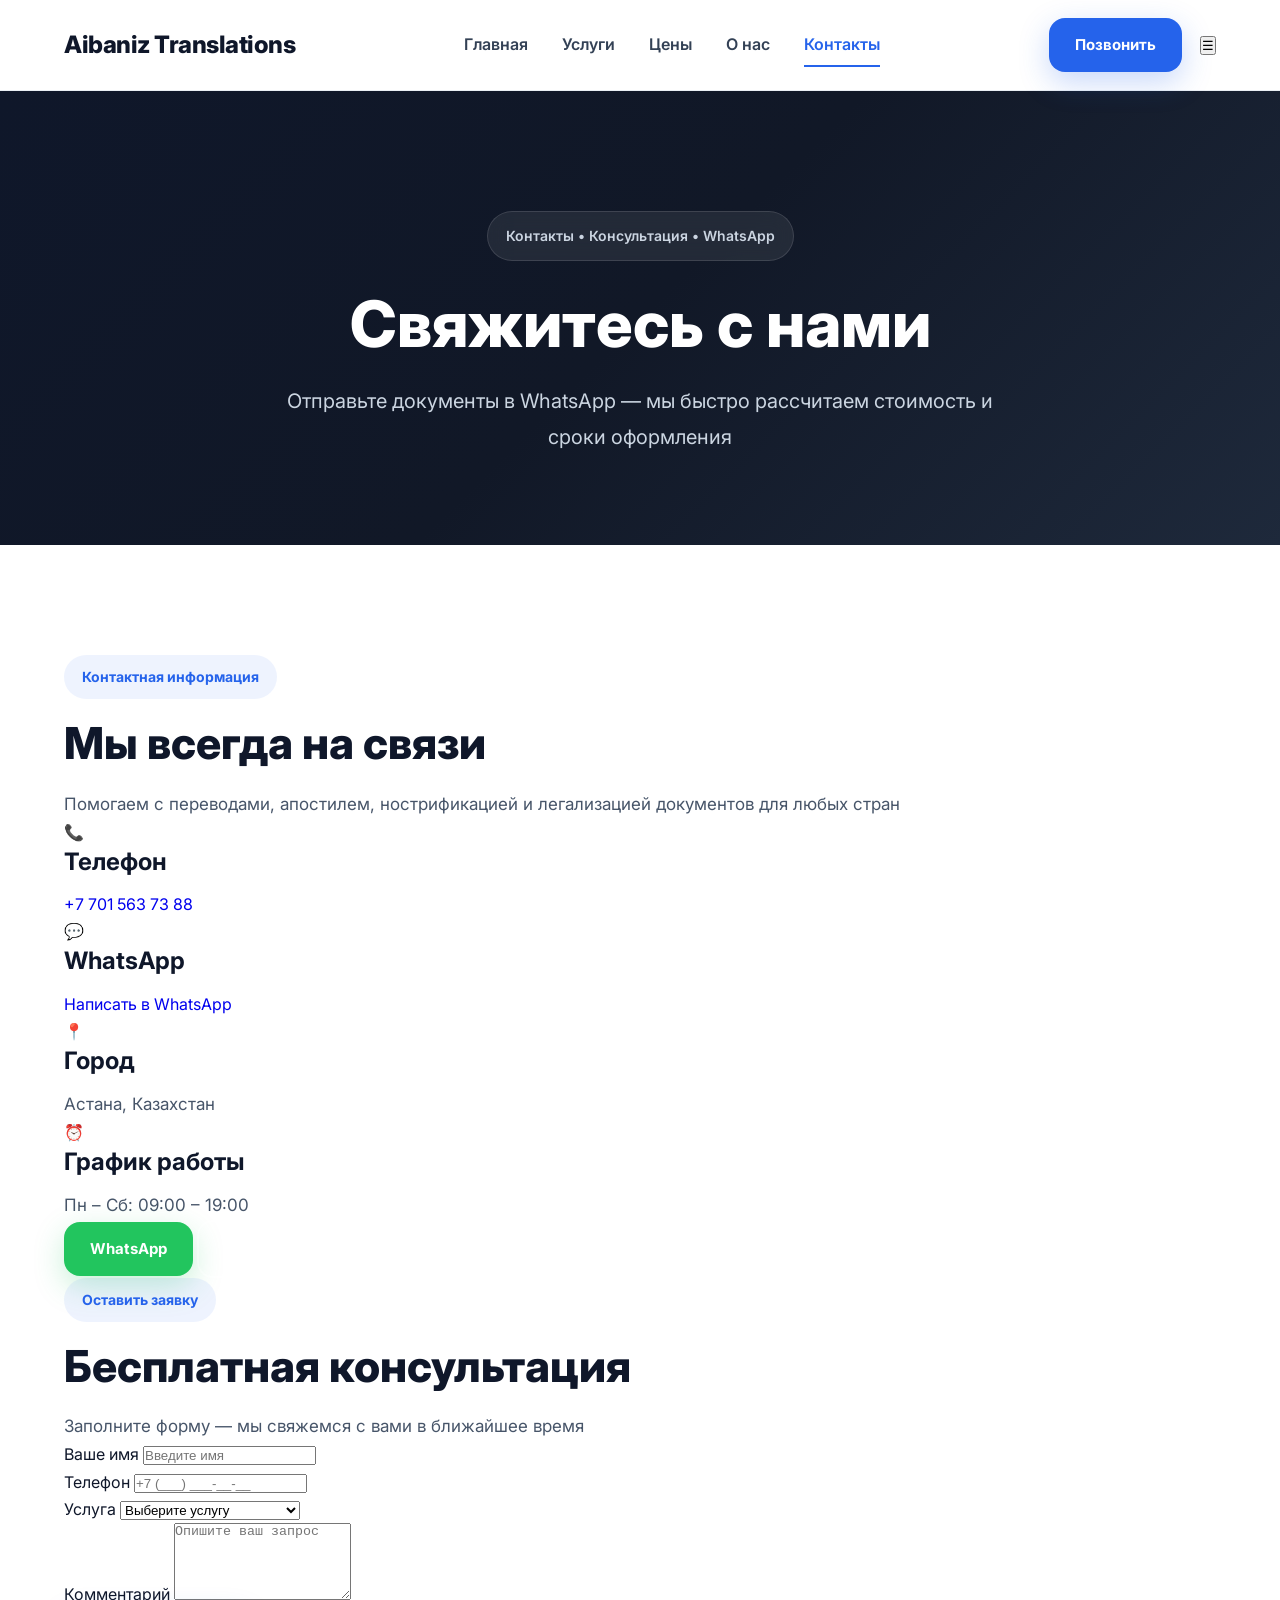
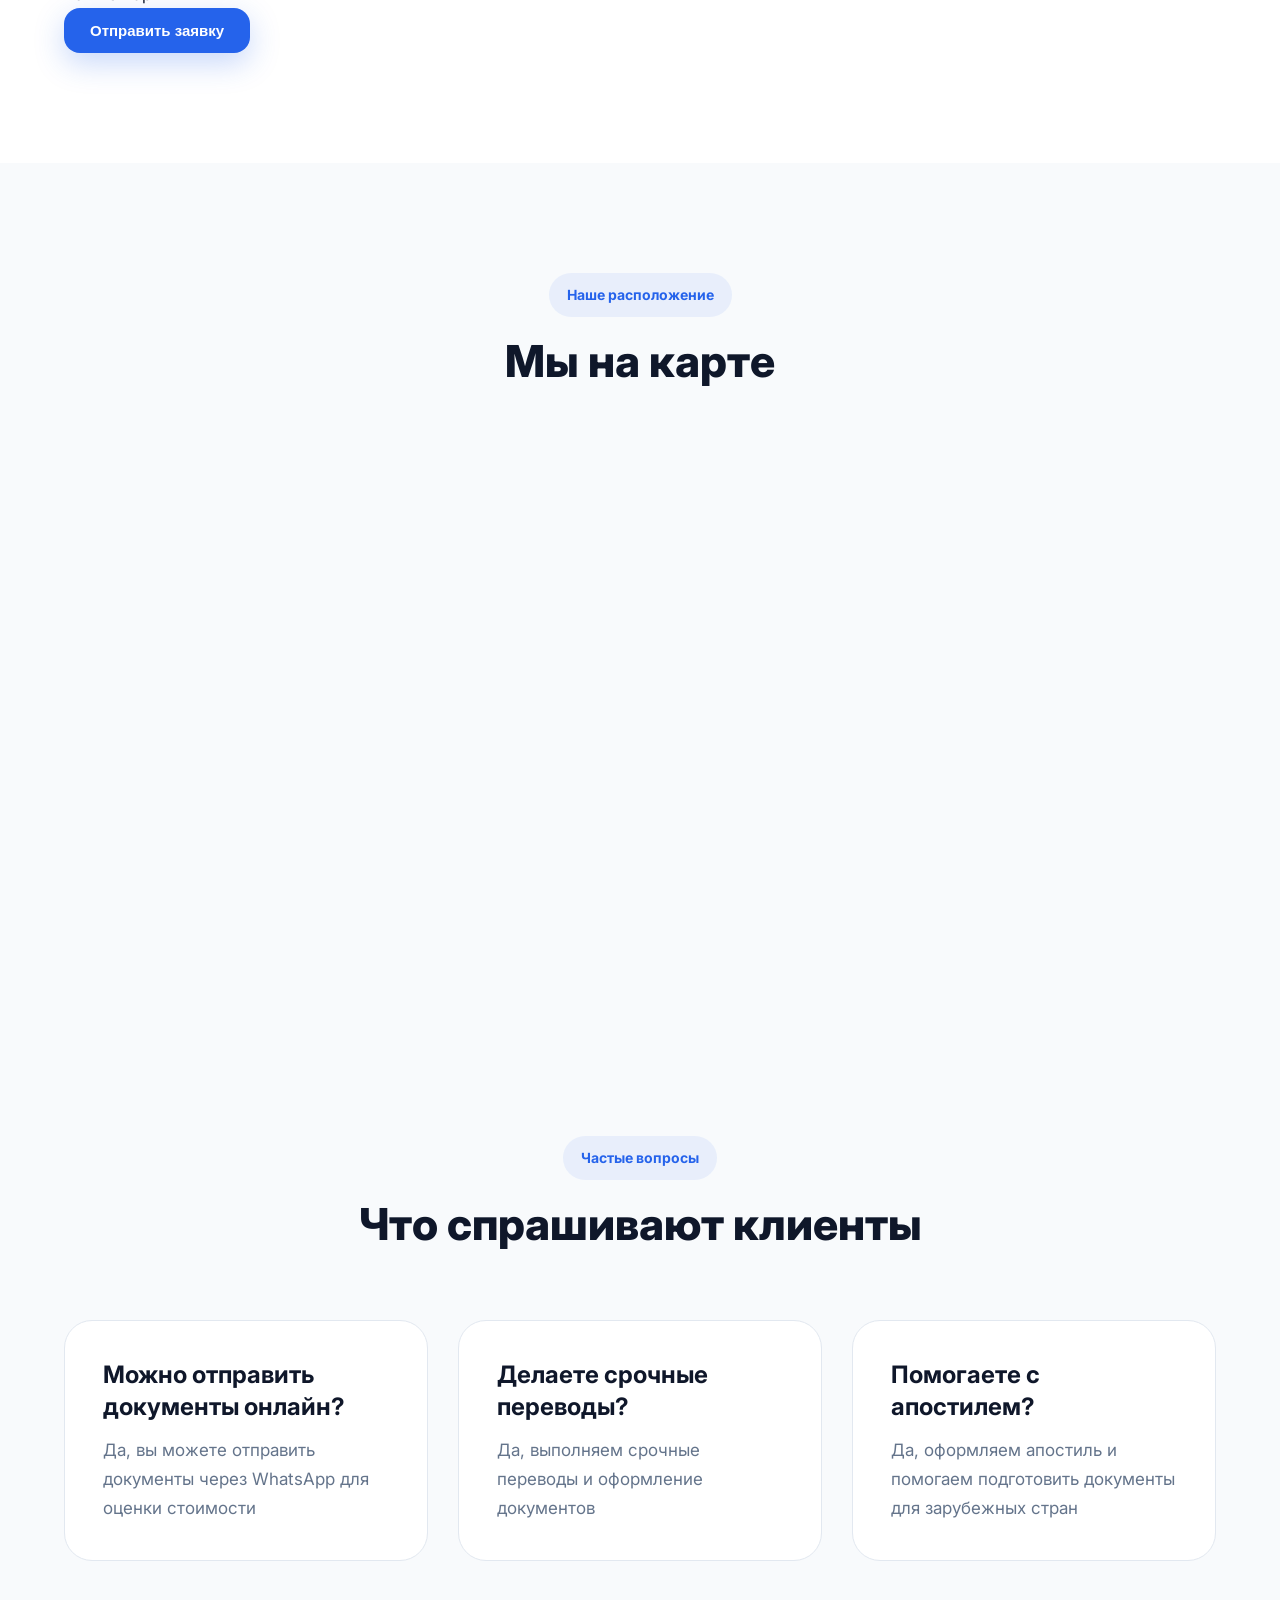
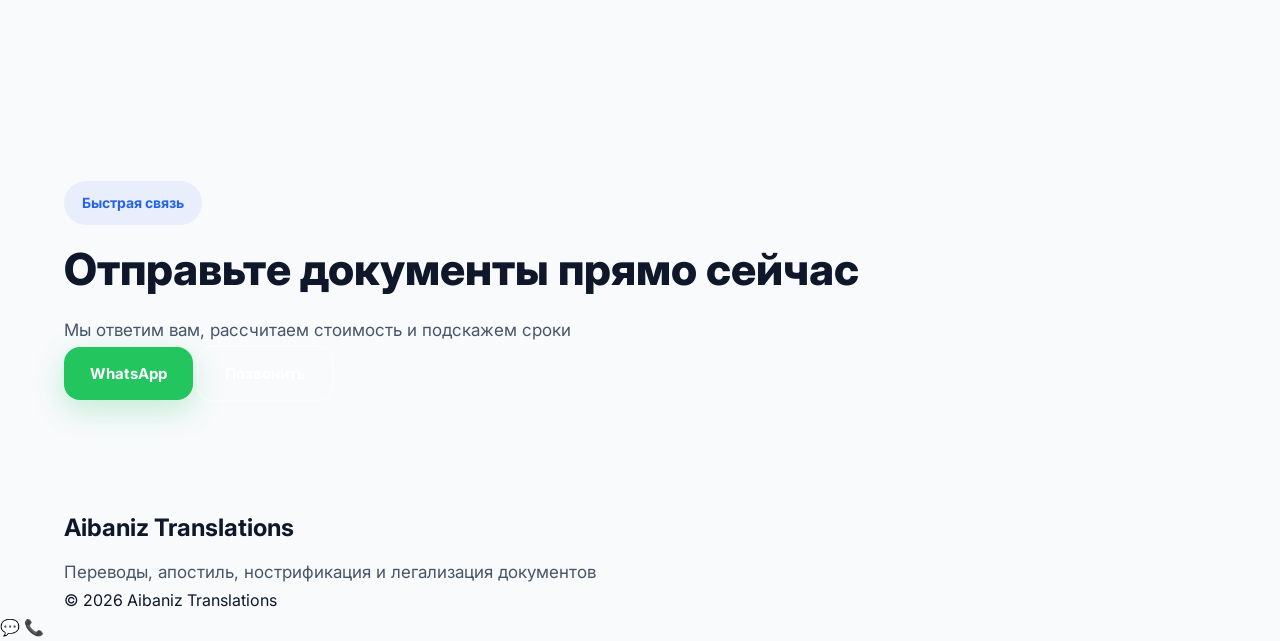
<file: contacts.html>
<!doctype html>
<html lang="ru">
  <head>
    <meta charset="UTF-8" />
    <meta name="viewport" content="width=device-width, initial-scale=1.0" />

    <title>Контакты | Aibaniz Translations</title>

    <meta
      name="description"
      content="Контакты Aibaniz Translations в Астане. Переводы документов, апостиль, нострификация, нотариальное заверение и легализация документов."
    />

    <link
      href="https://fonts.googleapis.com/css2?family=Inter:wght@400;500;600;700;800&display=swap"
      rel="stylesheet"
    />

    <link rel="stylesheet" href="assets/css/style.css" />
  </head>
  <body>
    <header class="header">
      <div class="container header__row">
        <a class="logo" href="index.html"> Aibaniz Translations </a>

        <nav class="nav" id="nav">
          <a class="nav__link" href="index.html"> Главная </a>

          <a class="nav__link" href="services.html"> Услуги </a>

          <a class="nav__link" href="prices.html"> Цены </a>

          <a class="nav__link" href="about.html"> О нас </a>

          <a class="nav__link active" href="contacts.html"> Контакты </a>
        </nav>

        <div class="header-actions">
          <a class="btn header-btn" href="tel:+77015637388"> Позвонить </a>

          <button
            class="burger"
            id="burger"
            aria-label="Открыть меню"
            aria-expanded="false"
          >
            ☰
          </button>
        </div>
      </div>
    </header>

    <section class="page-hero dark-hero">
      <div class="container">
        <div class="hero-badge">Контакты • Консультация • WhatsApp</div>

        <h1>Свяжитесь с нами</h1>

        <p class="hero-text">
          Отправьте документы в WhatsApp — мы быстро рассчитаем стоимость и
          сроки оформления
        </p>
      </div>
    </section>

    <section class="contacts-main">
      <div class="container">
        <div class="contact-grid-modern">
          <!-- LEFT -->

          <div class="contact-info-box">
            <span class="section-subtitle"> Контактная информация </span>

            <h2>Мы всегда на связи</h2>

            <p class="contact-description">
              Помогаем с переводами, апостилем, нострификацией и легализацией
              документов для любых стран
            </p>

            <div class="contact-items">
              <div class="contact-item-modern">
                <div class="contact-icon">📞</div>

                <div>
                  <h3>Телефон</h3>

                  <a href="tel:+77015637388"> +7 701 563 73 88 </a>
                </div>
              </div>

              <div class="contact-item-modern">
                <div class="contact-icon">💬</div>

                <div>
                  <h3>WhatsApp</h3>

                  <a href="https://wa.me/87015637388" target="_blank">
                    Написать в WhatsApp
                  </a>
                </div>
              </div>

              <div class="contact-item-modern">
                <div class="contact-icon">📍</div>

                <div>
                  <h3>Город</h3>

                  <p>Астана, Казахстан</p>
                </div>
              </div>

              <div class="contact-item-modern">
                <div class="contact-icon">⏰</div>

                <div>
                  <h3>График работы</h3>

                  <p>Пн – Сб: 09:00 – 19:00</p>
                </div>
              </div>
            </div>

            <div class="contact-buttons">
              <a
                href="https://wa.me/87015637388"
                target="_blank"
                class="btn whatsapp"
              >
                WhatsApp
              </a>

              <a href="tel:+77015637388" class="btn btn-outline"> Позвонить </a>
            </div>
          </div>

          <!-- RIGHT -->

          <div class="contact-form-box">
            <span class="section-subtitle"> Оставить заявку </span>

            <h2>Бесплатная консультация</h2>

            <p class="contact-description">
              Заполните форму — мы свяжемся с вами в ближайшее время
            </p>

            <form class="modern-form">
              <div class="form-group">
                <label> Ваше имя </label>

                <input type="text" placeholder="Введите имя" required />
              </div>

              <div class="form-group">
                <label> Телефон </label>

                <input type="tel" placeholder="+7 (___) ___-__-__" required />
              </div>

              <div class="form-group">
                <label> Услуга </label>

                <select required>
                  <option value="">Выберите услугу</option>

                  <option>Перевод документов</option>

                  <option>Апостиль</option>

                  <option>Нострификация</option>

                  <option>Нотариальное заверение</option>

                  <option>Легализация документов</option>
                </select>
              </div>

              <div class="form-group">
                <label> Комментарий </label>

                <textarea rows="5" placeholder="Опишите ваш запрос"></textarea>
              </div>

              <button type="submit" class="btn submit-btn">
                Отправить заявку
              </button>
            </form>
          </div>
        </div>
      </div>
    </section>

    <section class="map-section">
      <div class="container">
        <div class="section-top">
          <span class="section-subtitle"> Наше расположение </span>

          <h2>Мы на карте</h2>
        </div>

        <div class="map-box">
          <iframe
            src="https://www.google.com/maps?q=Астана&output=embed"
            width="100%"
            height="450"
            style="border: 0"
            allowfullscreen=""
            loading="lazy"
          >
          </iframe>
        </div>
      </div>
    </section>

    <section class="faq-section">
      <div class="container">
        <div class="section-top">
          <span class="section-subtitle"> Частые вопросы </span>

          <h2>Что спрашивают клиенты</h2>
        </div>

        <div class="cards">
          <div class="card">
            <h3>Можно отправить документы онлайн?</h3>

            <p>
              Да, вы можете отправить документы через WhatsApp для оценки
              стоимости
            </p>
          </div>

          <div class="card">
            <h3>Делаете срочные переводы?</h3>

            <p>Да, выполняем срочные переводы и оформление документов</p>
          </div>

          <div class="card">
            <h3>Помогаете с апостилем?</h3>

            <p>
              Да, оформляем апостиль и помогаем подготовить документы для
              зарубежных стран
            </p>
          </div>
        </div>
      </div>
    </section>

    <section class="cta-section">
      <div class="container">
        <div class="cta-box modern-cta">
          <div>
            <span class="section-subtitle"> Быстрая связь </span>

            <h2>Отправьте документы прямо сейчас</h2>

            <p>Мы ответим вам, рассчитаем стоимость и подскажем сроки</p>
          </div>

          <div class="cta-buttons">
            <a
              href="https://wa.me/87015637388"
              target="_blank"
              class="btn whatsapp"
            >
              WhatsApp
            </a>

            <a href="tel:+77015637388" class="btn btn-outline"> Позвонить </a>
          </div>
        </div>
      </div>
    </section>

    <footer class="footer">
      <div class="container footer-content">
        <div>
          <h3>Aibaniz Translations</h3>

          <p>Переводы, апостиль, нострификация и легализация документов</p>
        </div>

        <div>© 2026 Aibaniz Translations</div>
      </div>
    </footer>

    <a
      href="https://wa.me/87015637388"
      class="floating whatsapp-btn"
      target="_blank"
    >
      💬
    </a>

    <a href="tel:+77015637388" class="floating call-btn"> 📞 </a>

    <script src="assets/js/main.js"></script>

  
  </body>
</html>
</file>
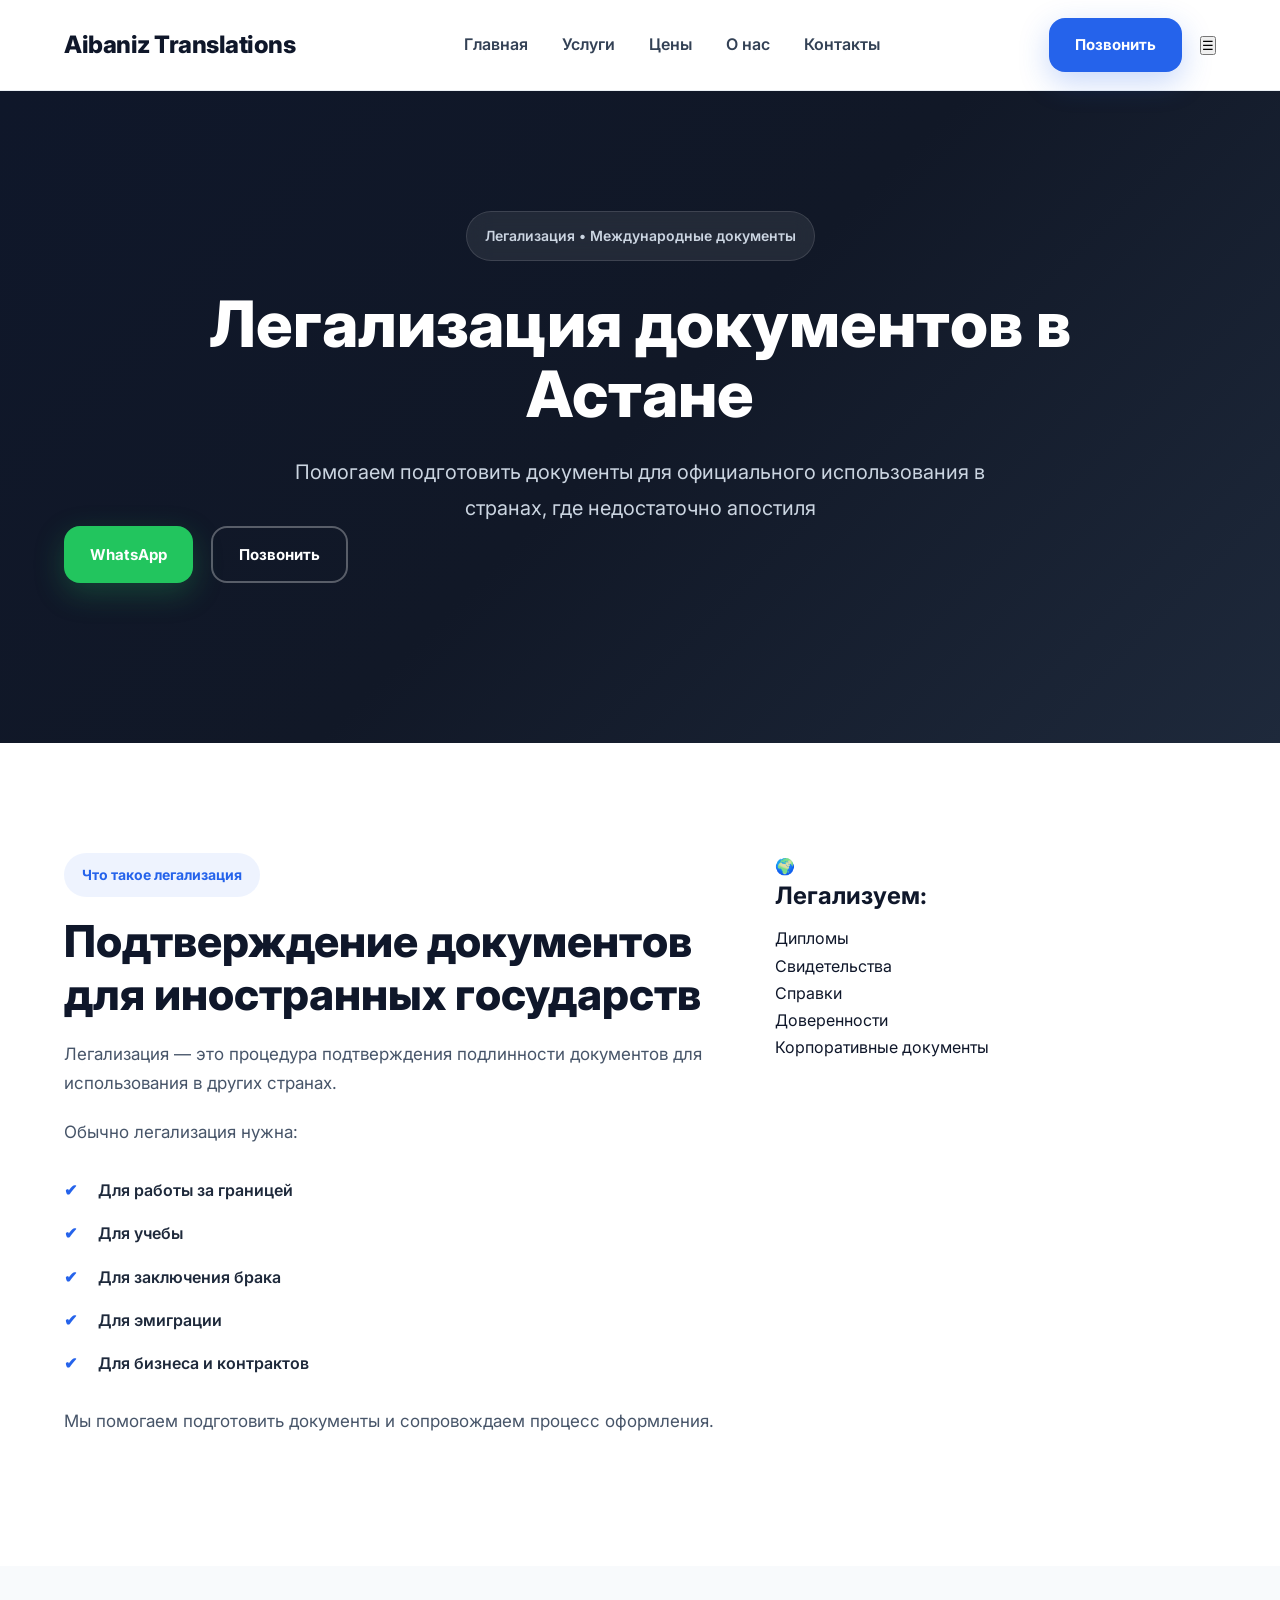
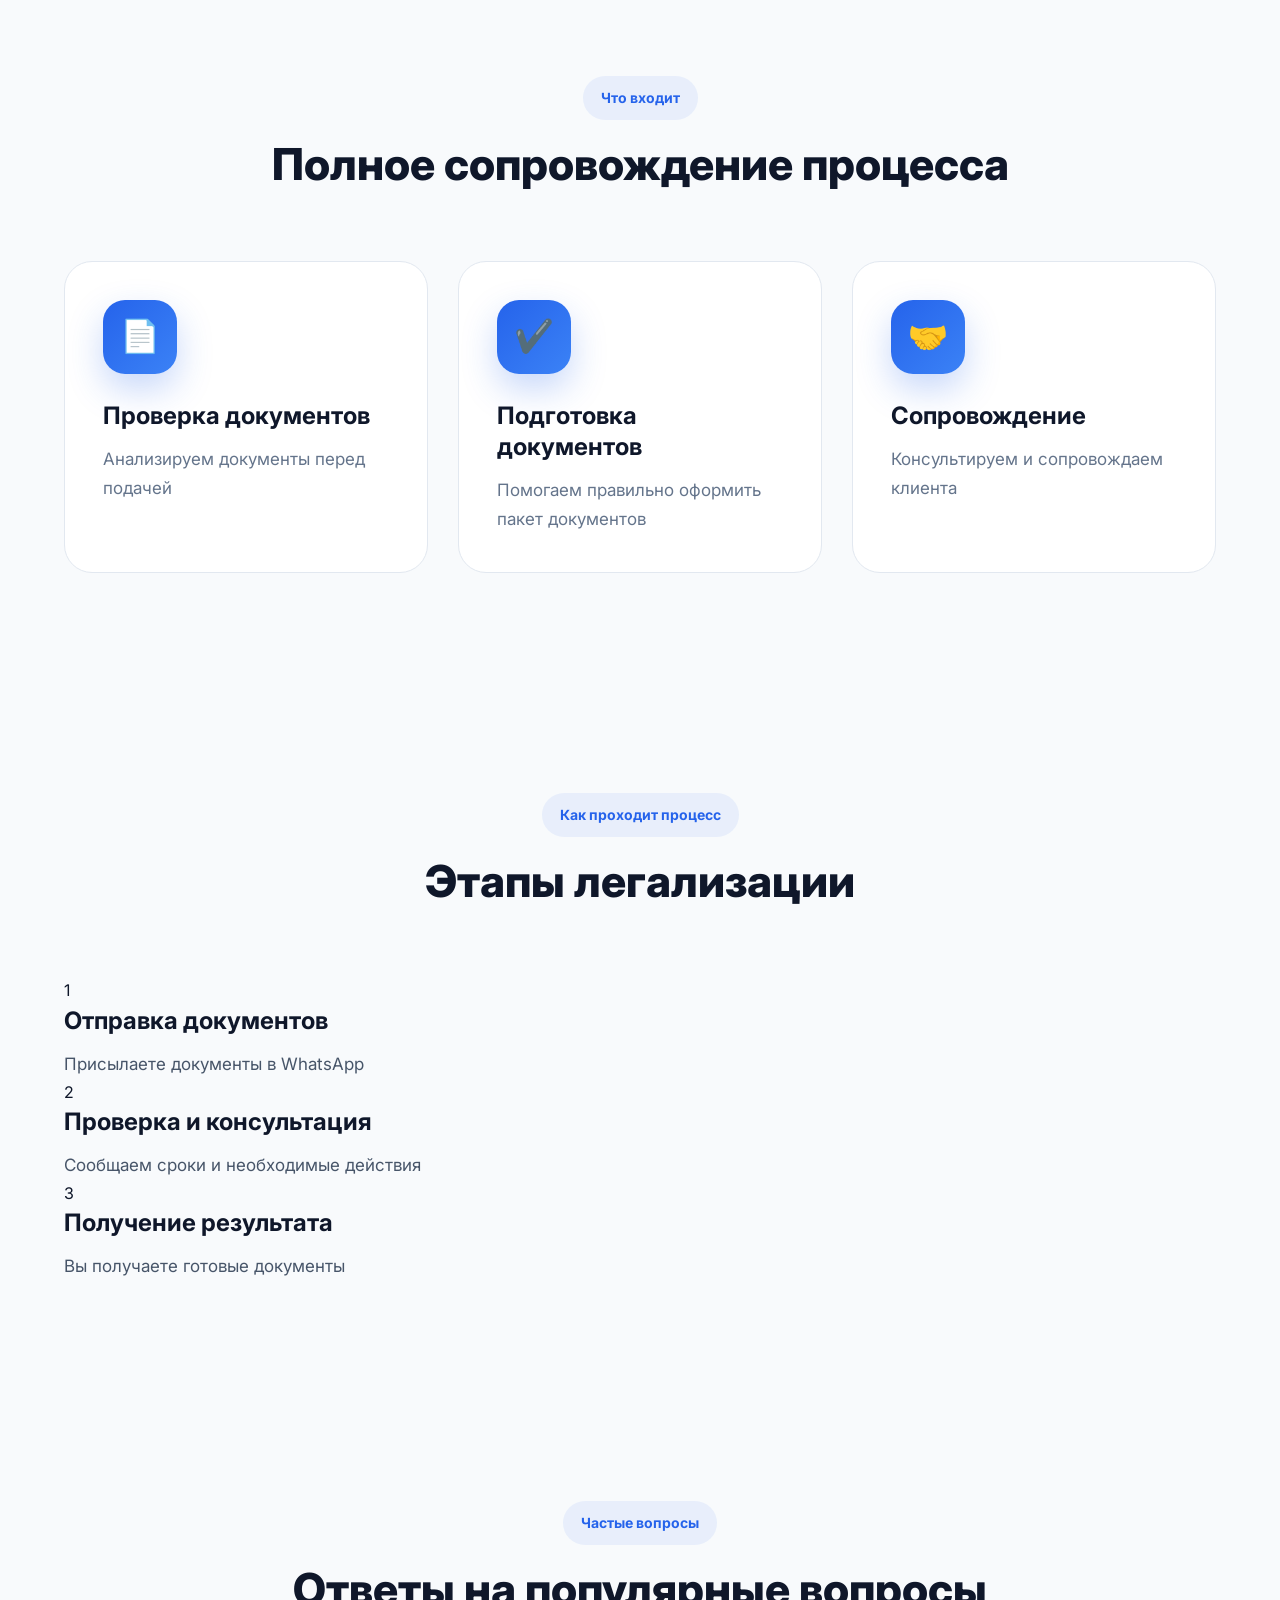
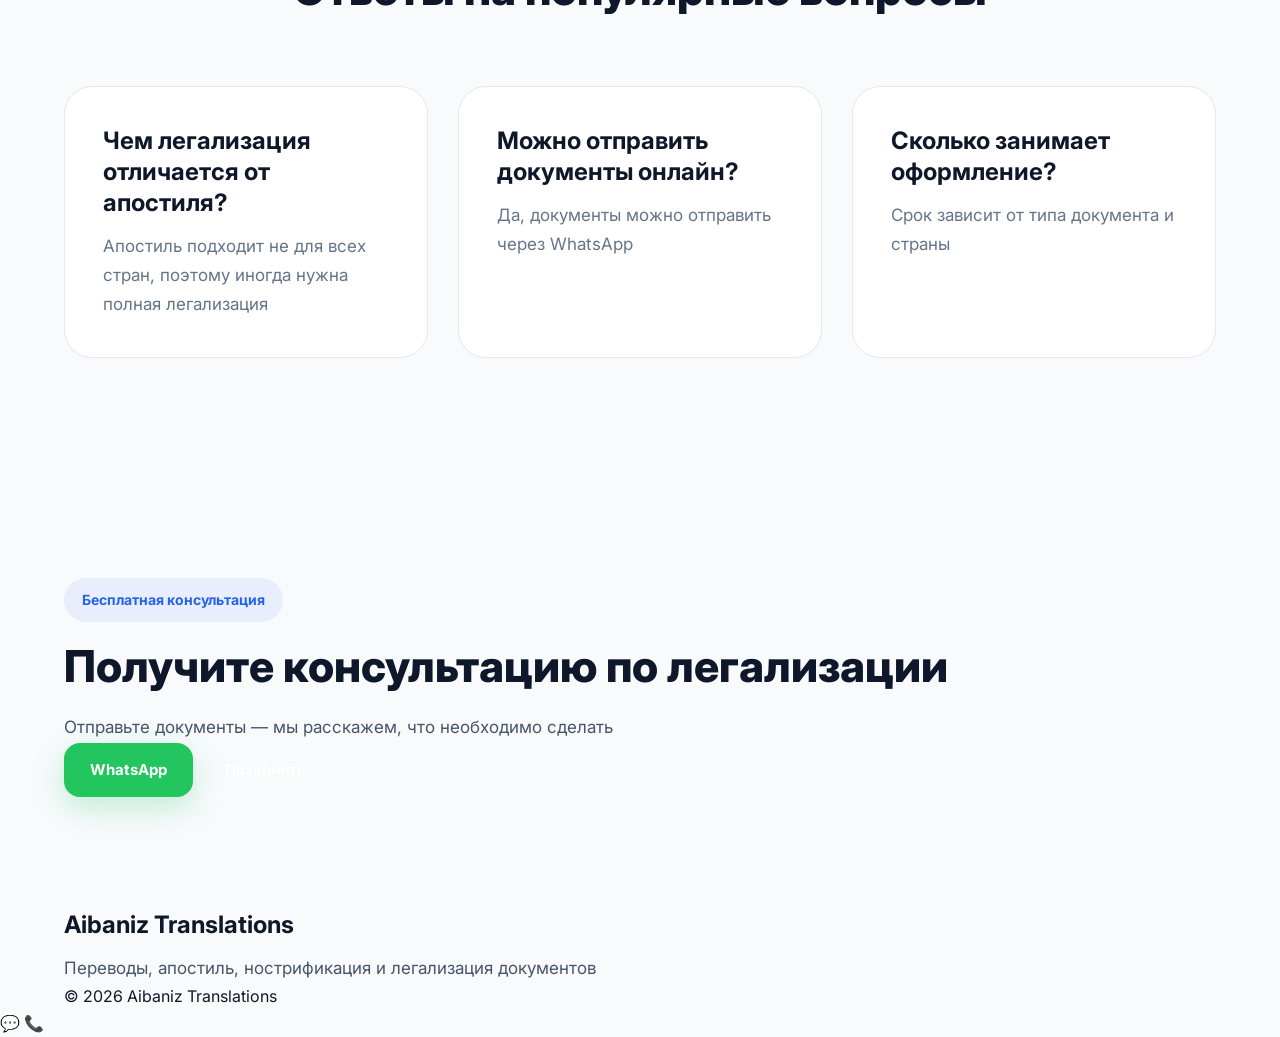
<file: legalization.html>
<!doctype html>
<html lang="ru">
  <head>
    <meta charset="UTF-8" />
    <meta name="viewport" content="width=device-width, initial-scale=1.0" />

    <title>Легализация документов в Астане | Aibaniz Translations</title>

    <meta
      name="description"
      content="Легализация документов в Астане. Подготовка документов для использования за границей, консульская легализация и сопровождение процесса."
    />

    <link
      href="https://fonts.googleapis.com/css2?family=Inter:wght@400;500;600;700;800&display=swap"
      rel="stylesheet"
    />

    <link rel="stylesheet" href="assets/css/style.css" />
  </head>
  <body>
    <header class="header">
      <div class="container header__row">
        <a class="logo" href="index.html"> Aibaniz Translations </a>

        <nav class="nav" id="nav">
          <a class="nav__link" href="index.html"> Главная </a>

          <a class="nav__link" href="services.html"> Услуги </a>

          <a class="nav__link" href="prices.html"> Цены </a>

          <a class="nav__link" href="about.html"> О нас </a>

          <a class="nav__link" href="contacts.html"> Контакты </a>
        </nav>

        <div class="header-actions">
          <a class="btn header-btn" href="tel:+77015637388"> Позвонить </a>

          <button
            class="burger"
            id="burger"
            aria-label="Открыть меню"
            aria-expanded="false"
          >
            ☰
          </button>
        </div>
      </div>
    </header>

    <section class="page-hero dark-hero">
      <div class="container">
        <div class="hero-badge">Легализация • Международные документы</div>

        <h1>Легализация документов в Астане</h1>

        <p class="hero-text">
          Помогаем подготовить документы для официального использования в
          странах, где недостаточно апостиля
        </p>

        <div class="hero-buttons">
          <a
            href="https://wa.me/87015637388"
            target="_blank"
            class="btn whatsapp"
          >
            WhatsApp
          </a>

          <a href="tel:+77015637388" class="btn btn-outline"> Позвонить </a>
        </div>
      </div>
    </section>

    <section class="about-main">
      <div class="container">
        <div class="about-grid">
          <div class="about-content">
            <span class="section-subtitle"> Что такое легализация </span>

            <h2>Подтверждение документов для иностранных государств</h2>

            <p>
              Легализация — это процедура подтверждения подлинности документов
              для использования в других странах.
            </p>

            <p>Обычно легализация нужна:</p>

            <ul class="about-list">
              <li>Для работы за границей</li>

              <li>Для учебы</li>

              <li>Для заключения брака</li>

              <li>Для эмиграции</li>

              <li>Для бизнеса и контрактов</li>
            </ul>

            <p>
              Мы помогаем подготовить документы и сопровождаем процесс
              оформления.
            </p>
          </div>

          <div class="apostille-side-card">
            <div class="apostille-side-icon">🌍</div>

            <h3>Легализуем:</h3>

            <ul class="apostille-documents">
              <li>Дипломы</li>
              <li>Свидетельства</li>
              <li>Справки</li>
              <li>Доверенности</li>
              <li>Корпоративные документы</li>
            </ul>
          </div>
        </div>
      </div>
    </section>

    <section class="services-preview">
      <div class="container">
        <div class="section-top">
          <span class="section-subtitle"> Что входит </span>

          <h2>Полное сопровождение процесса</h2>
        </div>

        <div class="cards">
          <div class="card">
            <div class="card-icon">📄</div>

            <h3>Проверка документов</h3>

            <p>Анализируем документы перед подачей</p>
          </div>

          <div class="card">
            <div class="card-icon">✔️</div>

            <h3>Подготовка документов</h3>

            <p>Помогаем правильно оформить пакет документов</p>
          </div>

          <div class="card">
            <div class="card-icon">🤝</div>

            <h3>Сопровождение</h3>

            <p>Консультируем и сопровождаем клиента</p>
          </div>
        </div>
      </div>
    </section>

    <section class="process">
      <div class="container">
        <div class="section-top">
          <span class="section-subtitle"> Как проходит процесс </span>

          <h2>Этапы легализации</h2>
        </div>

        <div class="steps">
          <div class="step">
            <span>1</span>

            <h3>Отправка документов</h3>

            <p>Присылаете документы в WhatsApp</p>
          </div>

          <div class="step">
            <span>2</span>

            <h3>Проверка и консультация</h3>

            <p>Сообщаем сроки и необходимые действия</p>
          </div>

          <div class="step">
            <span>3</span>

            <h3>Получение результата</h3>

            <p>Вы получаете готовые документы</p>
          </div>
        </div>
      </div>
    </section>

    <section class="faq-section">
      <div class="container">
        <div class="section-top">
          <span class="section-subtitle"> Частые вопросы </span>

          <h2>Ответы на популярные вопросы</h2>
        </div>

        <div class="cards">
          <div class="card">
            <h3>Чем легализация отличается от апостиля?</h3>

            <p>
              Апостиль подходит не для всех стран, поэтому иногда нужна полная
              легализация
            </p>
          </div>

          <div class="card">
            <h3>Можно отправить документы онлайн?</h3>

            <p>Да, документы можно отправить через WhatsApp</p>
          </div>

          <div class="card">
            <h3>Сколько занимает оформление?</h3>

            <p>Срок зависит от типа документа и страны</p>
          </div>
        </div>
      </div>
    </section>

    <section class="cta-section">
      <div class="container">
        <div class="cta-box modern-cta">
          <div>
            <span class="section-subtitle"> Бесплатная консультация </span>

            <h2>Получите консультацию по легализации</h2>

            <p>Отправьте документы — мы расскажем, что необходимо сделать</p>
          </div>

          <div class="cta-buttons">
            <a
              href="https://wa.me/87015637388"
              target="_blank"
              class="btn whatsapp"
            >
              WhatsApp
            </a>

            <a href="tel:+77015637388" class="btn btn-outline"> Позвонить </a>
          </div>
        </div>
      </div>
    </section>

    <footer class="footer">
      <div class="container footer-content">
        <div>
          <h3>Aibaniz Translations</h3>

          <p>Переводы, апостиль, нострификация и легализация документов</p>
        </div>

        <div>© 2026 Aibaniz Translations</div>
      </div>
    </footer>

    <a
      href="https://wa.me/87015637388"
      class="floating whatsapp-btn"
      target="_blank"
    >
      💬
    </a>

    <a href="tel:+77015637388" class="floating call-btn"> 📞 </a>

    <script src="assets/js/main.js"></script>


  </body>
</html>
</file>
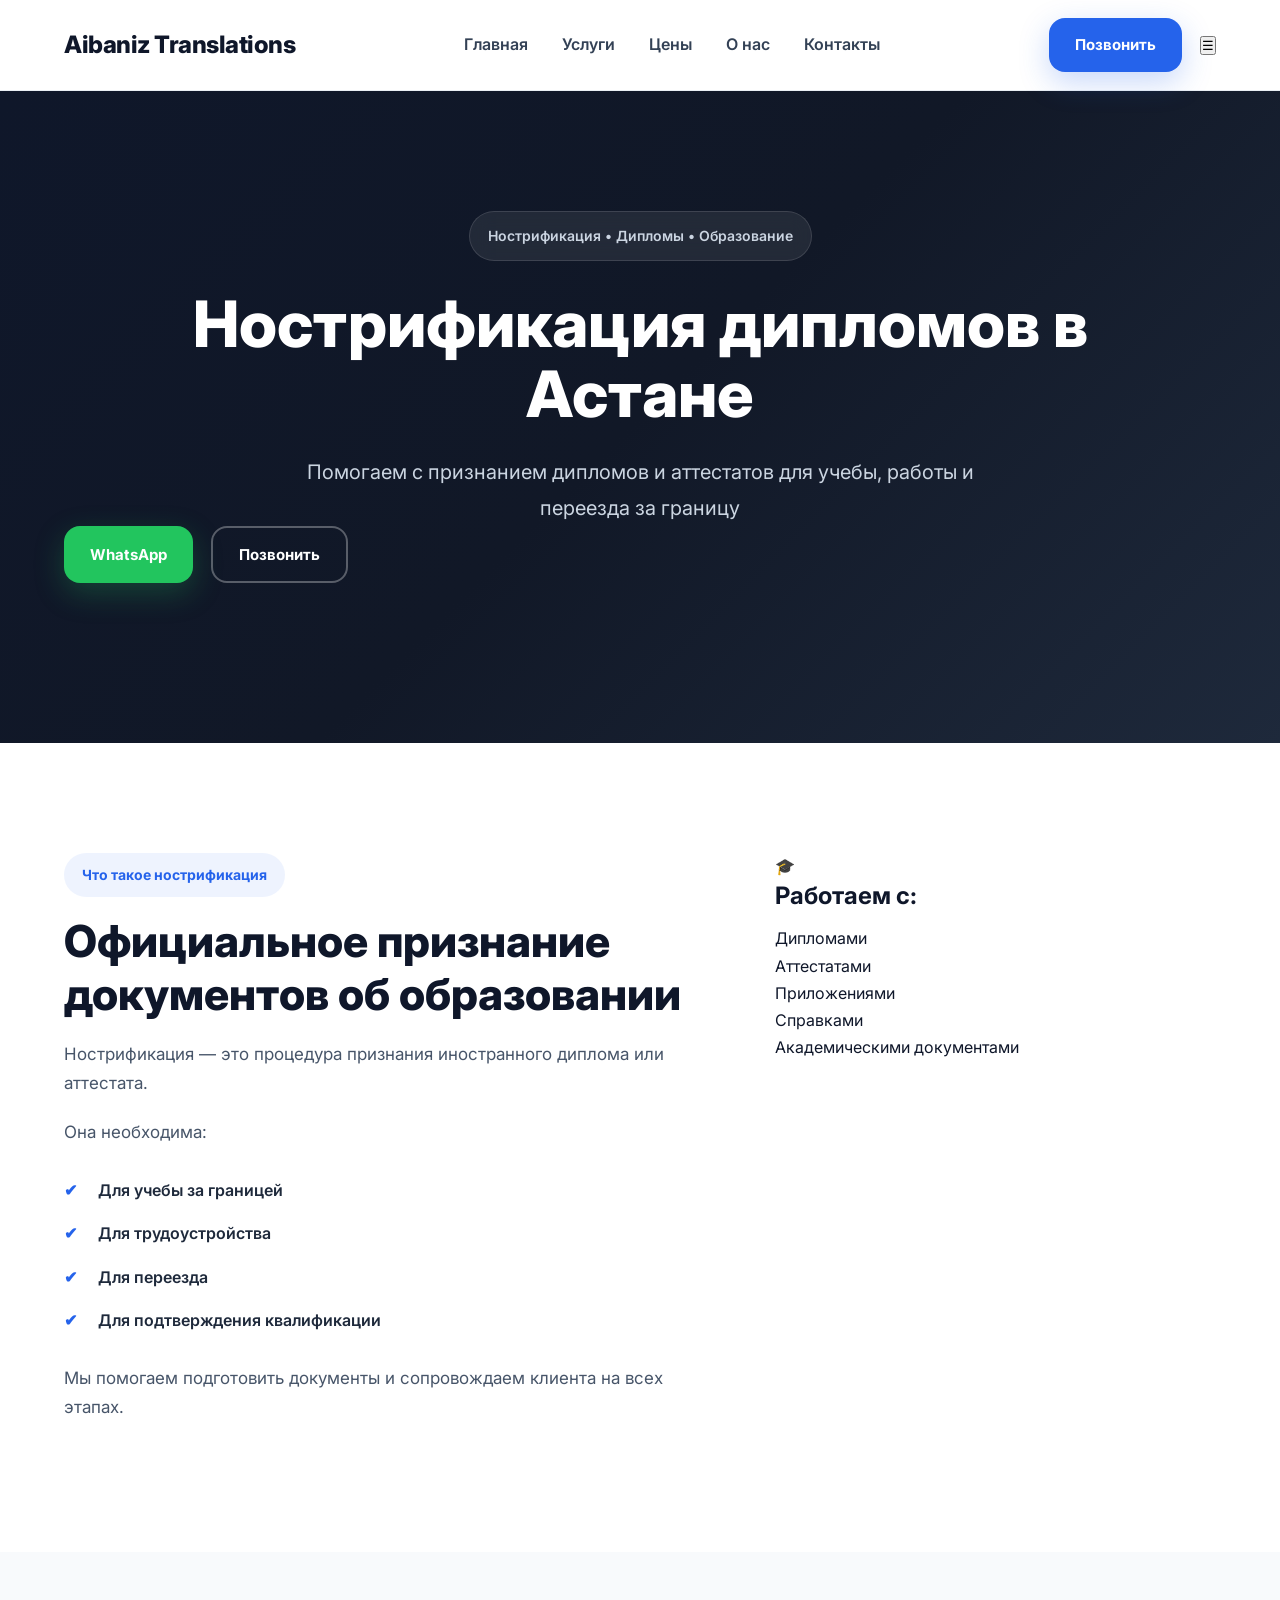
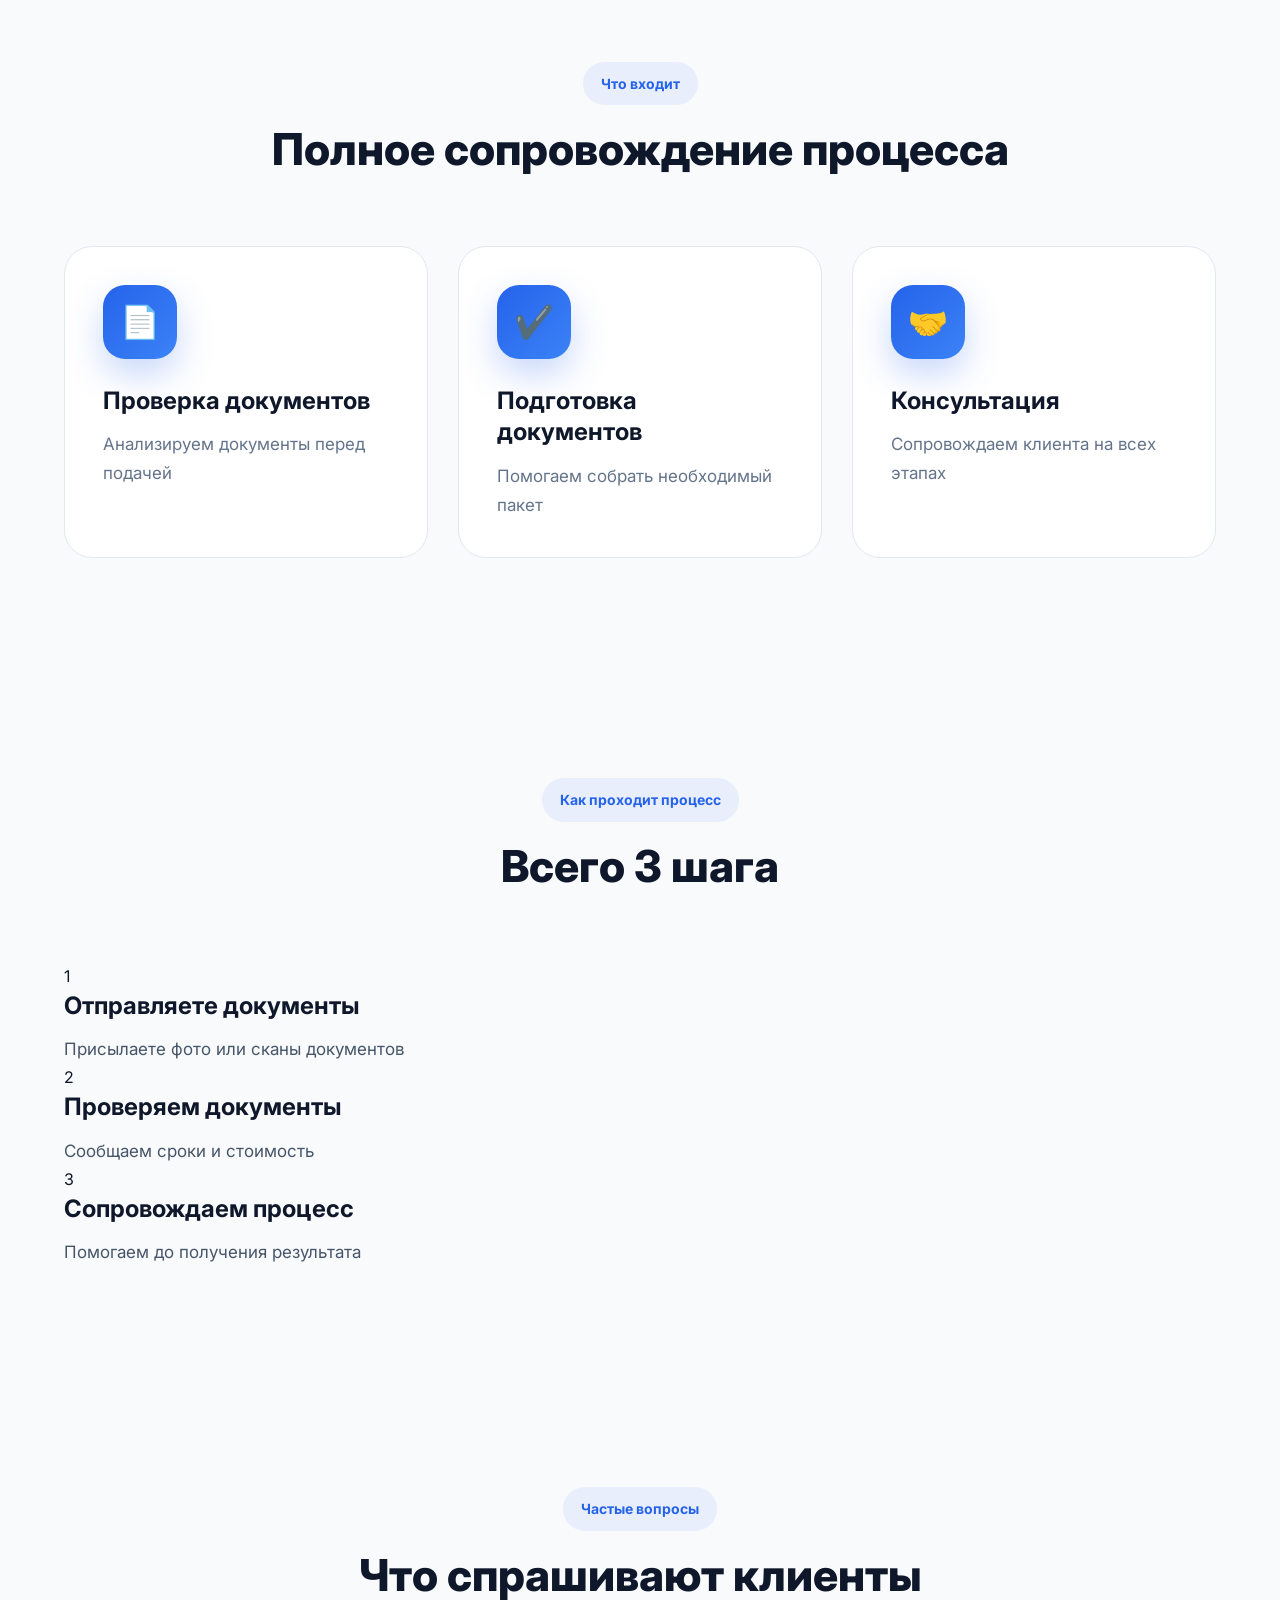
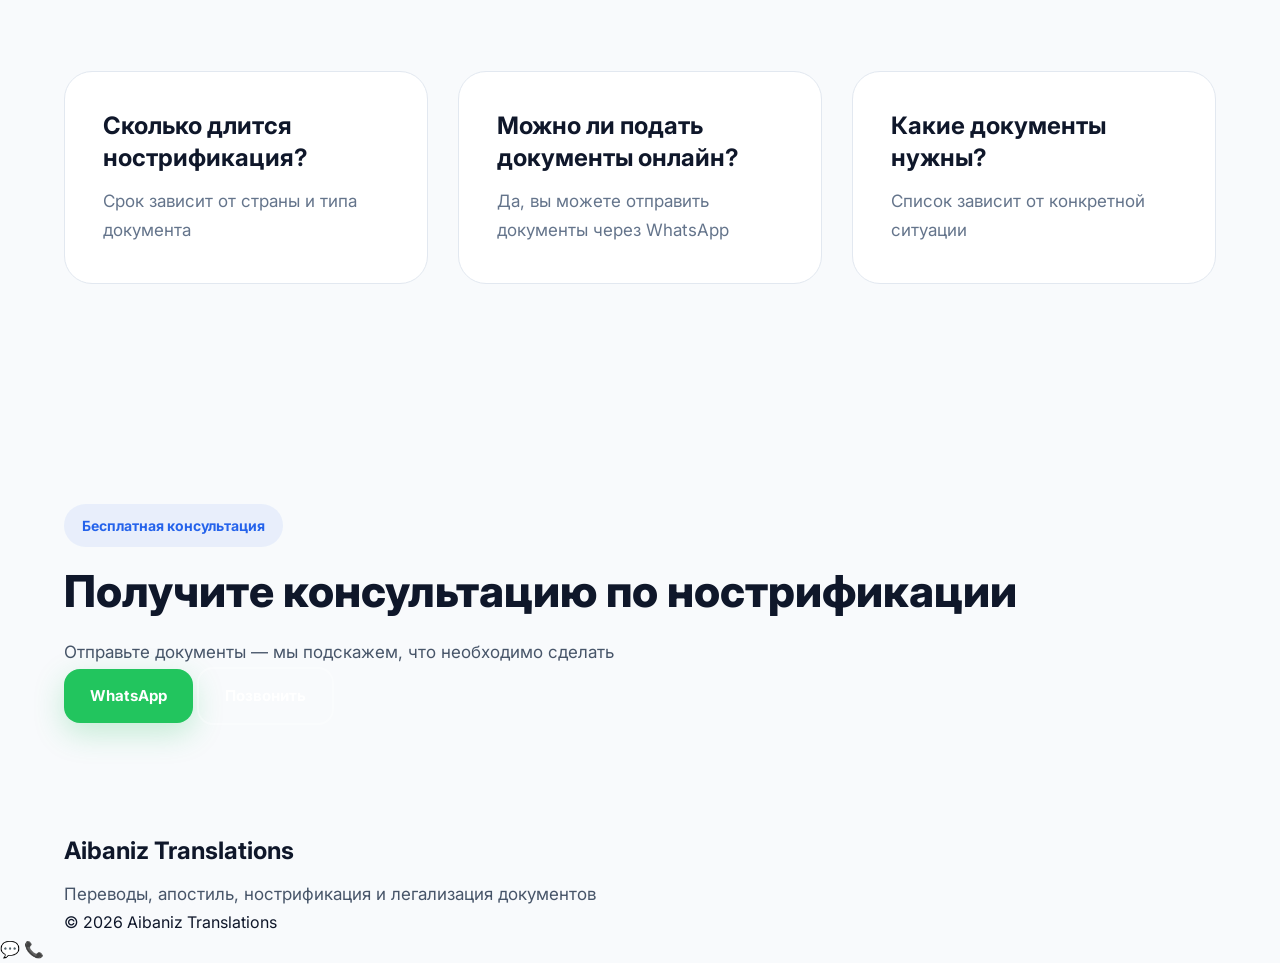
<file: nostrification.html>
<!DOCTYPE html>
<html lang="ru">
<head>
    <meta charset="UTF-8">
    <meta name="viewport" content="width=device-width, initial-scale=1.0">

    <title>
        Нострификация дипломов в Астане | Aibaniz Translations
    </title>

    <meta name="description"
          content="Нострификация дипломов и аттестатов в Астане. Помощь с признанием документов об образовании для учебы и работы за границей.">

    <link href="https://fonts.googleapis.com/css2?family=Inter:wght@400;500;600;700;800&display=swap"
          rel="stylesheet">

    <link rel="stylesheet" href="assets/css/style.css">
</head>
<body>

<header class="header">

    <div class="container header__row">

        <a class="logo" href="index.html">
            Aibaniz Translations
        </a>

        <nav class="nav" id="nav">

            <a class="nav__link" href="index.html">
                Главная
            </a>

            <a class="nav__link" href="services.html">
                Услуги
            </a>

            <a class="nav__link" href="prices.html">
                Цены
            </a>

            <a class="nav__link" href="about.html">
                О нас
            </a>

            <a class="nav__link" href="contacts.html">
                Контакты
            </a>

        </nav>

        <div class="header-actions">

            <a class="btn header-btn"
               href="tel:+77015637388">

                Позвонить

            </a>

            <button class="burger"
                    id="burger"
                    aria-label="Открыть меню"
                    aria-expanded="false">

                ☰

            </button>

        </div>

    </div>

</header>

<section class="page-hero dark-hero">

    <div class="container">

        <div class="hero-badge">
            Нострификация • Дипломы • Образование
        </div>

        <h1>
            Нострификация дипломов
            в Астане
        </h1>

        <p class="hero-text">
            Помогаем с признанием
            дипломов и аттестатов
            для учебы, работы
            и переезда за границу
        </p>

        <div class="hero-buttons">

            <a href="https://wa.me/87015637388"
               target="_blank"
               class="btn whatsapp">

                WhatsApp

            </a>

            <a href="tel:+77015637388"
               class="btn btn-outline">

                Позвонить

            </a>

        </div>

    </div>

</section>

<section class="about-main">

    <div class="container">

        <div class="about-grid">

            <div class="about-content">

                <span class="section-subtitle">
                    Что такое нострификация
                </span>

                <h2>
                    Официальное признание
                    документов об образовании
                </h2>

                <p>
                    Нострификация —
                    это процедура признания
                    иностранного диплома
                    или аттестата.
                </p>

                <p>
                    Она необходима:
                </p>

                <ul class="about-list">

                    <li>
                        Для учебы за границей
                    </li>

                    <li>
                        Для трудоустройства
                    </li>

                    <li>
                        Для переезда
                    </li>

                    <li>
                        Для подтверждения квалификации
                    </li>

                </ul>

                <p>
                    Мы помогаем подготовить
                    документы и сопровождаем
                    клиента на всех этапах.
                </p>

            </div>

            <div class="apostille-side-card">

                <div class="apostille-side-icon">
                    🎓
                </div>

                <h3>
                    Работаем с:
                </h3>

                <ul class="apostille-documents">

                    <li>Дипломами</li>
                    <li>Аттестатами</li>
                    <li>Приложениями</li>
                    <li>Справками</li>
                    <li>Академическими документами</li>

                </ul>

            </div>

        </div>

    </div>

</section>

<section class="services-preview">

    <div class="container">

        <div class="section-top">

            <span class="section-subtitle">
                Что входит
            </span>

            <h2>
                Полное сопровождение
                процесса
            </h2>

        </div>

        <div class="cards">

            <div class="card">

                <div class="card-icon">
                    📄
                </div>

                <h3>
                    Проверка документов
                </h3>

                <p>
                    Анализируем документы
                    перед подачей
                </p>

            </div>

            <div class="card">

                <div class="card-icon">
                    ✔️
                </div>

                <h3>
                    Подготовка документов
                </h3>

                <p>
                    Помогаем собрать
                    необходимый пакет
                </p>

            </div>

            <div class="card">

                <div class="card-icon">
                    🤝
                </div>

                <h3>
                    Консультация
                </h3>

                <p>
                    Сопровождаем клиента
                    на всех этапах
                </p>

            </div>

        </div>

    </div>

</section>

<section class="process">

    <div class="container">

        <div class="section-top">

            <span class="section-subtitle">
                Как проходит процесс
            </span>

            <h2>
                Всего 3 шага
            </h2>

        </div>

        <div class="steps">

            <div class="step">

                <span>1</span>

                <h3>
                    Отправляете документы
                </h3>

                <p>
                    Присылаете фото
                    или сканы документов
                </p>

            </div>

            <div class="step">

                <span>2</span>

                <h3>
                    Проверяем документы
                </h3>

                <p>
                    Сообщаем сроки
                    и стоимость
                </p>

            </div>

            <div class="step">

                <span>3</span>

                <h3>
                    Сопровождаем процесс
                </h3>

                <p>
                    Помогаем до получения
                    результата
                </p>

            </div>

        </div>

    </div>

</section>

<section class="faq-section">

    <div class="container">

        <div class="section-top">

            <span class="section-subtitle">
                Частые вопросы
            </span>

            <h2>
                Что спрашивают клиенты
            </h2>

        </div>

        <div class="cards">

            <div class="card">

                <h3>
                    Сколько длится нострификация?
                </h3>

                <p>
                    Срок зависит
                    от страны и типа документа
                </p>

            </div>

            <div class="card">

                <h3>
                    Можно ли подать документы онлайн?
                </h3>

                <p>
                    Да, вы можете
                    отправить документы
                    через WhatsApp
                </p>

            </div>

            <div class="card">

                <h3>
                    Какие документы нужны?
                </h3>

                <p>
                    Список зависит
                    от конкретной ситуации
                </p>

            </div>

        </div>

    </div>

</section>

<section class="cta-section">

    <div class="container">

        <div class="cta-box modern-cta">

            <div>

                <span class="section-subtitle">
                    Бесплатная консультация
                </span>

                <h2>
                    Получите консультацию
                    по нострификации
                </h2>

                <p>
                    Отправьте документы —
                    мы подскажем,
                    что необходимо сделать
                </p>

            </div>

            <div class="cta-buttons">

                <a href="https://wa.me/87015637388"
                   target="_blank"
                   class="btn whatsapp">

                    WhatsApp

                </a>

                <a href="tel:+77015637388"
                   class="btn btn-outline">

                    Позвонить

                </a>

            </div>

        </div>

    </div>

</section>

<footer class="footer">

    <div class="container footer-content">

        <div>

            <h3>
                Aibaniz Translations
            </h3>

            <p>
                Переводы, апостиль,
                нострификация и
                легализация документов
            </p>

        </div>

        <div>
            © 2026 Aibaniz Translations
        </div>

    </div>

</footer>

<a href="https://wa.me/87015637388"
   class="floating whatsapp-btn"
   target="_blank">

    💬

</a>

<a href="tel:+77015637388"
   class="floating call-btn">

    📞

</a>

<script src="assets/js/main.js"></script>


</body>
</html>
</file>
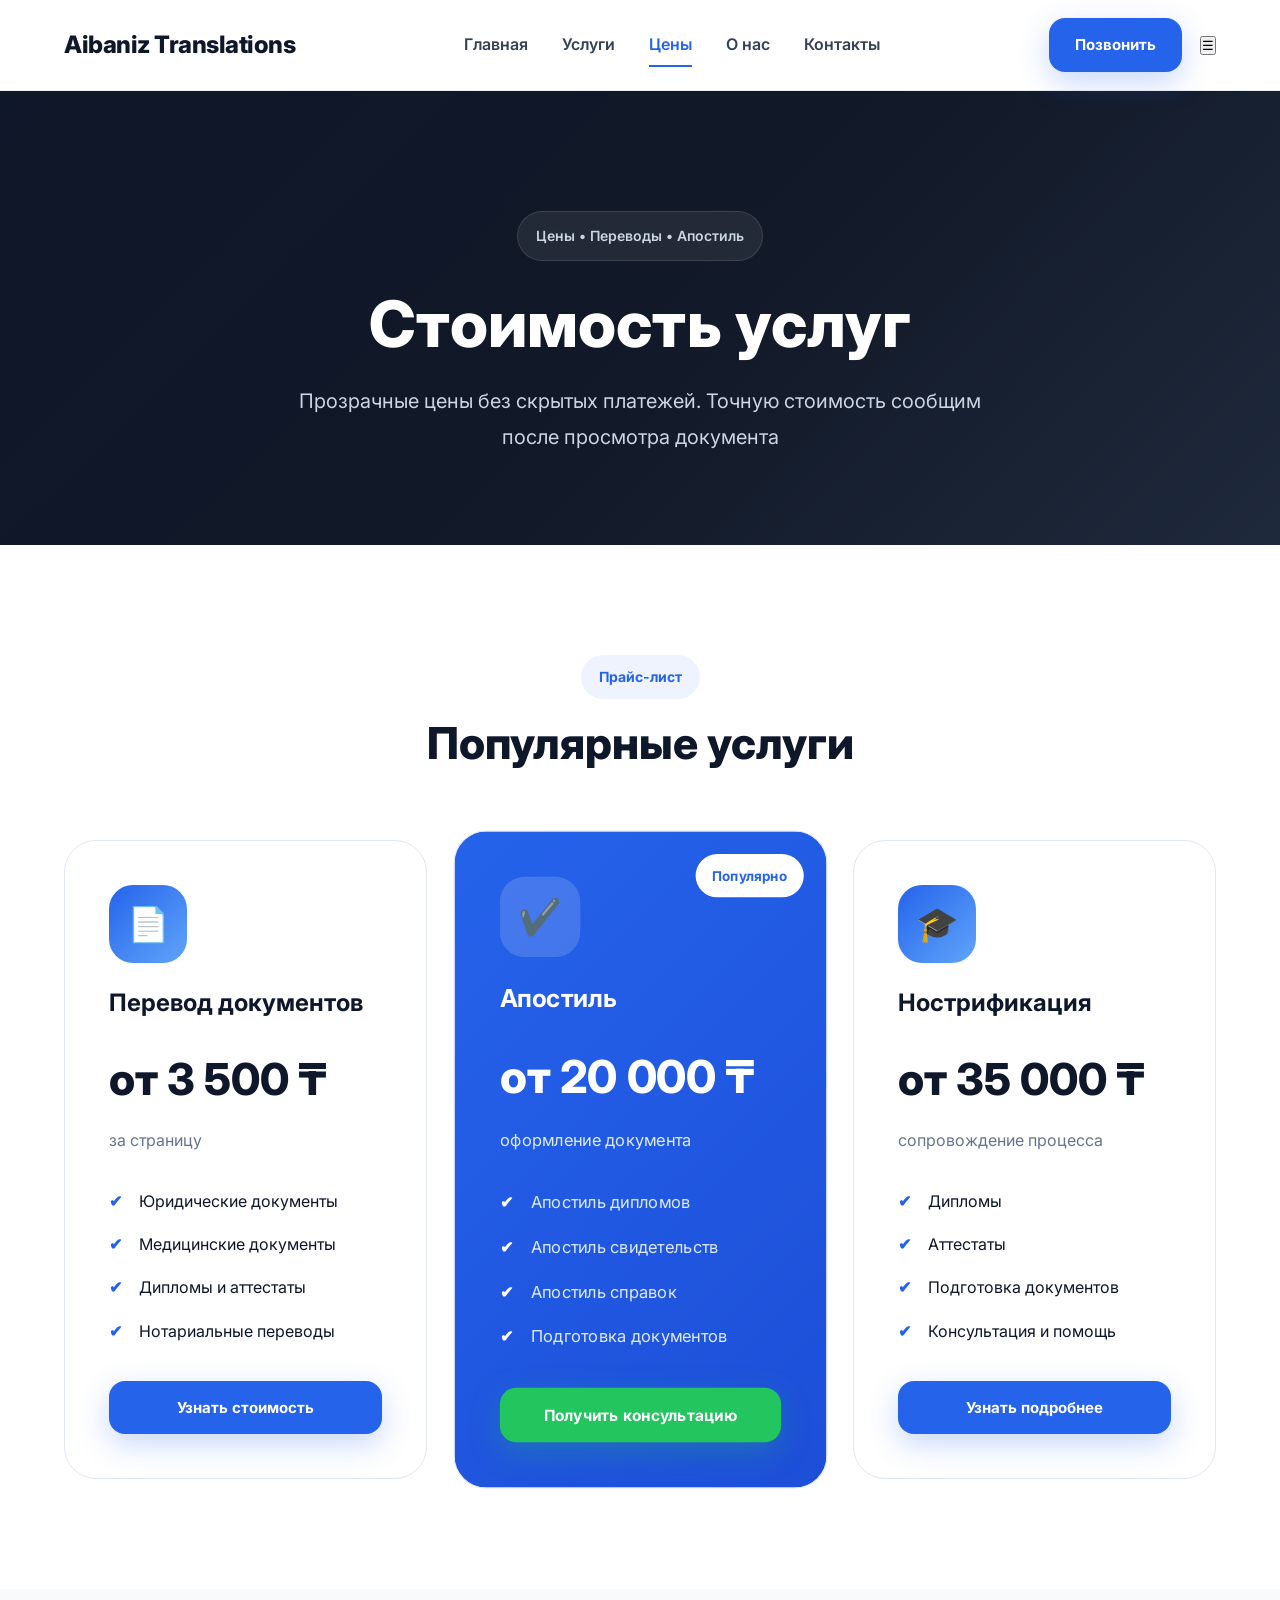
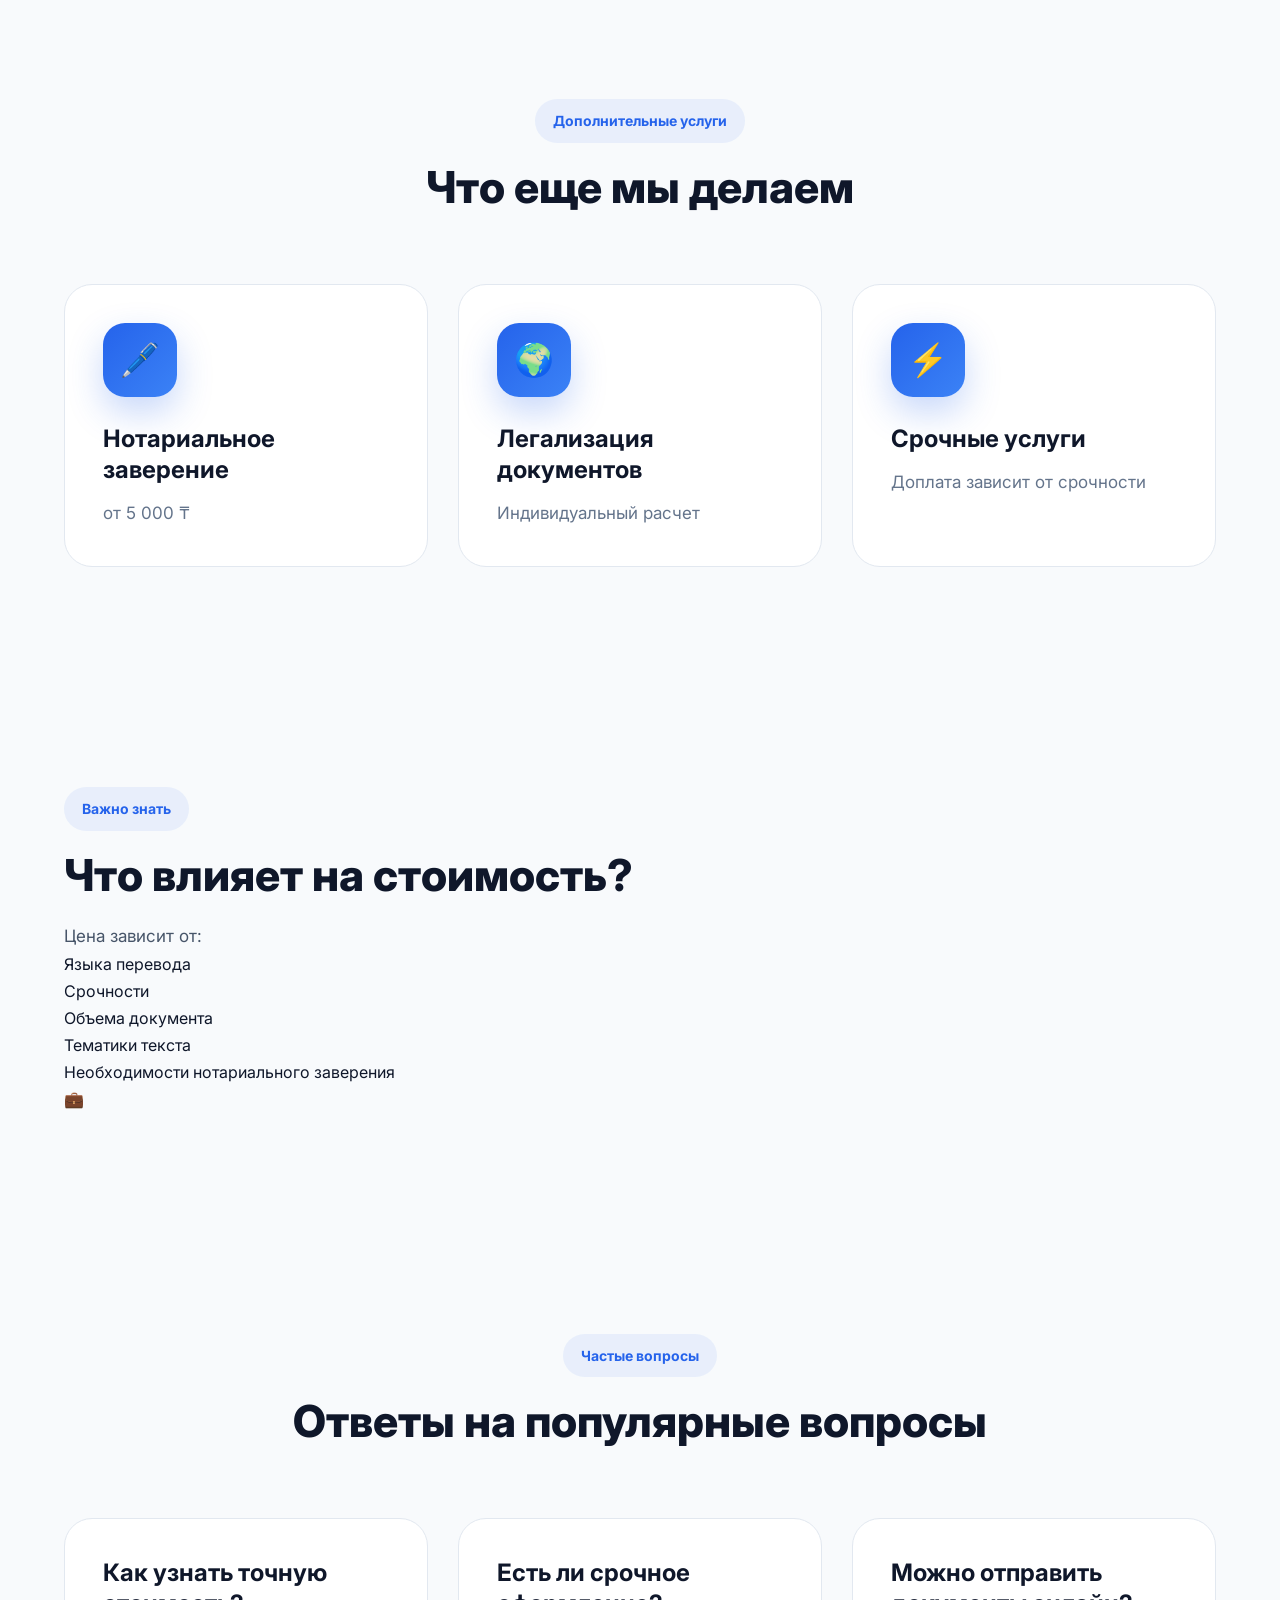
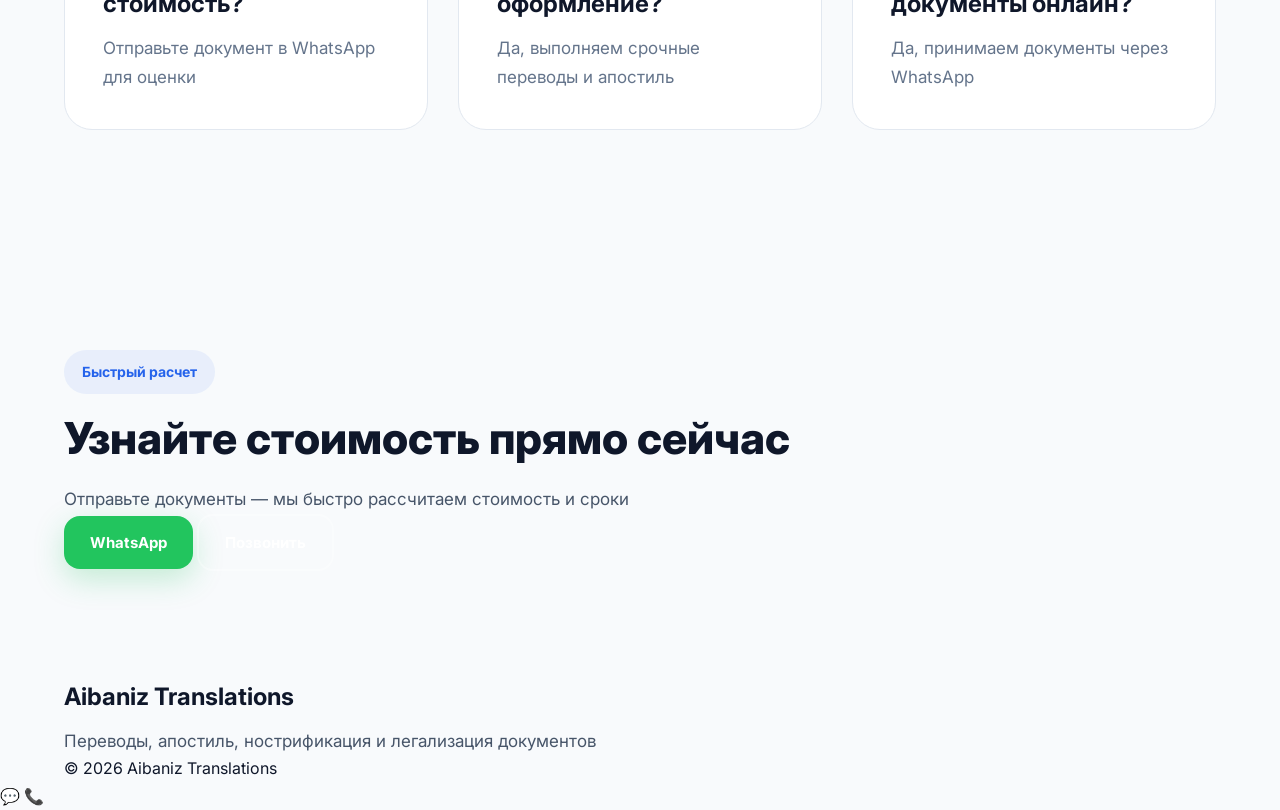
<file: prices.html>
<!DOCTYPE html>
<html lang="ru">
<head>
    <meta charset="UTF-8">
    <meta name="viewport" content="width=device-width, initial-scale=1.0">

    <title>
        Цены | Aibaniz Translations
    </title>

    <meta name="description"
          content="Цены на переводы документов, апостиль, нострификацию и легализацию документов в Астане.">

    <link href="https://fonts.googleapis.com/css2?family=Inter:wght@400;500;600;700;800&display=swap"
          rel="stylesheet">

    <link rel="stylesheet" href="assets/css/style.css">
</head>
<body>

<header class="header">

    <div class="container header__row">

        <a class="logo" href="index.html">
            Aibaniz Translations
        </a>

        <nav class="nav" id="nav">

            <a class="nav__link" href="index.html">
                Главная
            </a>

            <a class="nav__link" href="services.html">
                Услуги
            </a>

            <a class="nav__link active" href="prices.html">
                Цены
            </a>

            <a class="nav__link" href="about.html">
                О нас
            </a>

            <a class="nav__link" href="contacts.html">
                Контакты
            </a>

        </nav>

        <div class="header-actions">

            <a class="btn header-btn"
               href="tel:+77015637388">
                Позвонить
            </a>

            <button class="burger"
                    id="burger"
                    aria-label="Открыть меню"
                    aria-expanded="false">
                ☰
            </button>

        </div>

    </div>

</header>

<section class="page-hero dark-hero">

    <div class="container">

        <div class="hero-badge">
            Цены • Переводы • Апостиль
        </div>

        <h1>
            Стоимость услуг
        </h1>

        <p class="hero-text">
            Прозрачные цены без скрытых платежей.
            Точную стоимость сообщим
            после просмотра документа
        </p>

    </div>

</section>

<section class="pricing-section">

    <div class="container">

        <div class="section-top">

            <span class="section-subtitle">
                Прайс-лист
            </span>

            <h2>
                Популярные услуги
            </h2>

        </div>

        <div class="pricing-grid">

            <!-- CARD 1 -->

            <div class="pricing-card">

                <div class="pricing-top">

                    <div class="pricing-icon">
                        📄
                    </div>

                    <h3>
                        Перевод документов
                    </h3>

                    <div class="price">
                        от 3 500 ₸
                    </div>

                    <span class="price-small">
                        за страницу
                    </span>

                </div>

                <ul class="pricing-list">

                    <li>
                        Юридические документы
                    </li>

                    <li>
                        Медицинские документы
                    </li>

                    <li>
                        Дипломы и аттестаты
                    </li>

                    <li>
                        Нотариальные переводы
                    </li>

                </ul>

                <a href="https://wa.me/87015637388"
                   target="_blank"
                   class="btn pricing-btn">

                    Узнать стоимость

                </a>

            </div>

            <!-- CARD 2 -->

            <div class="pricing-card featured-price">

                <div class="popular-badge">
                    Популярно
                </div>

                <div class="pricing-top">

                    <div class="pricing-icon">
                        ✔️
                    </div>

                    <h3>
                        Апостиль
                    </h3>

                    <div class="price">
                        от 20 000 ₸
                    </div>

                    <span class="price-small">
                        оформление документа
                    </span>

                </div>

                <ul class="pricing-list">

                    <li>
                        Апостиль дипломов
                    </li>

                    <li>
                        Апостиль свидетельств
                    </li>

                    <li>
                        Апостиль справок
                    </li>

                    <li>
                        Подготовка документов
                    </li>

                </ul>

                <a href="https://wa.me/87015637388"
                   target="_blank"
                   class="btn pricing-btn whatsapp">

                    Получить консультацию

                </a>

            </div>

            <!-- CARD 3 -->

            <div class="pricing-card">

                <div class="pricing-top">

                    <div class="pricing-icon">
                        🎓
                    </div>

                    <h3>
                        Нострификация
                    </h3>

                    <div class="price">
                        от 35 000 ₸
                    </div>

                    <span class="price-small">
                        сопровождение процесса
                    </span>

                </div>

                <ul class="pricing-list">

                    <li>
                        Дипломы
                    </li>

                    <li>
                        Аттестаты
                    </li>

                    <li>
                        Подготовка документов
                    </li>

                    <li>
                        Консультация и помощь
                    </li>

                </ul>

                <a href="https://wa.me/87015637388"
                   target="_blank"
                   class="btn pricing-btn">

                    Узнать подробнее

                </a>

            </div>

        </div>

    </div>

</section>

<section class="additional-prices">

    <div class="container">

        <div class="section-top">

            <span class="section-subtitle">
                Дополнительные услуги
            </span>

            <h2>
                Что еще мы делаем
            </h2>

        </div>

        <div class="cards">

            <div class="card">

                <div class="card-icon">
                    🖊️
                </div>

                <h3>
                    Нотариальное заверение
                </h3>

                <p>
                    от 5 000 ₸
                </p>

            </div>

            <div class="card">

                <div class="card-icon">
                    🌍
                </div>

                <h3>
                    Легализация документов
                </h3>

                <p>
                    Индивидуальный расчет
                </p>

            </div>

            <div class="card">

                <div class="card-icon">
                    ⚡
                </div>

                <h3>
                    Срочные услуги
                </h3>

                <p>
                    Доплата зависит
                    от срочности
                </p>

            </div>

        </div>

    </div>

</section>

<section class="price-info-section">

    <div class="container">

        <div class="price-info-box">

            <div class="price-info-content">

                <span class="section-subtitle">
                    Важно знать
                </span>

                <h2>
                    Что влияет на стоимость?
                </h2>

                <p>
                    Цена зависит от:
                </p>

                <ul class="price-factors">

                    <li>
                        Языка перевода
                    </li>

                    <li>
                        Срочности
                    </li>

                    <li>
                        Объема документа
                    </li>

                    <li>
                        Тематики текста
                    </li>

                    <li>
                        Необходимости нотариального заверения
                    </li>

                </ul>

            </div>

            <div class="price-info-icon">
                💼
            </div>

        </div>

    </div>

</section>

<section class="faq-section">

    <div class="container">

        <div class="section-top">

            <span class="section-subtitle">
                Частые вопросы
            </span>

            <h2>
                Ответы на популярные вопросы
            </h2>

        </div>

        <div class="cards">

            <div class="card">

                <h3>
                    Как узнать точную стоимость?
                </h3>

                <p>
                    Отправьте документ
                    в WhatsApp для оценки
                </p>

            </div>

            <div class="card">

                <h3>
                    Есть ли срочное оформление?
                </h3>

                <p>
                    Да, выполняем срочные
                    переводы и апостиль
                </p>

            </div>

            <div class="card">

                <h3>
                    Можно отправить документы онлайн?
                </h3>

                <p>
                    Да, принимаем документы
                    через WhatsApp
                </p>

            </div>

        </div>

    </div>

</section>

<section class="cta-section">

    <div class="container">

        <div class="cta-box modern-cta">

            <div>

                <span class="section-subtitle">
                    Быстрый расчет
                </span>

                <h2>
                    Узнайте стоимость
                    прямо сейчас
                </h2>

                <p>
                    Отправьте документы —
                    мы быстро рассчитаем
                    стоимость и сроки
                </p>

            </div>

            <div class="cta-buttons">

                <a href="https://wa.me/87015637388"
                   target="_blank"
                   class="btn whatsapp">

                    WhatsApp

                </a>

                <a href="tel:+77015637388"
                   class="btn btn-outline">

                    Позвонить

                </a>

            </div>

        </div>

    </div>

</section>

<footer class="footer">

    <div class="container footer-content">

        <div>

            <h3>
                Aibaniz Translations
            </h3>

            <p>
                Переводы, апостиль,
                нострификация и
                легализация документов
            </p>

        </div>

        <div>
            © 2026 Aibaniz Translations
        </div>

    </div>

</footer>

<a href="https://wa.me/87015637388"
   class="floating whatsapp-btn"
   target="_blank">
    💬
</a>

<a href="tel:+77015637388"
   class="floating call-btn">
    📞
</a>

<script src="assets/js/main.js"></script>


</body>
</html>
</file>
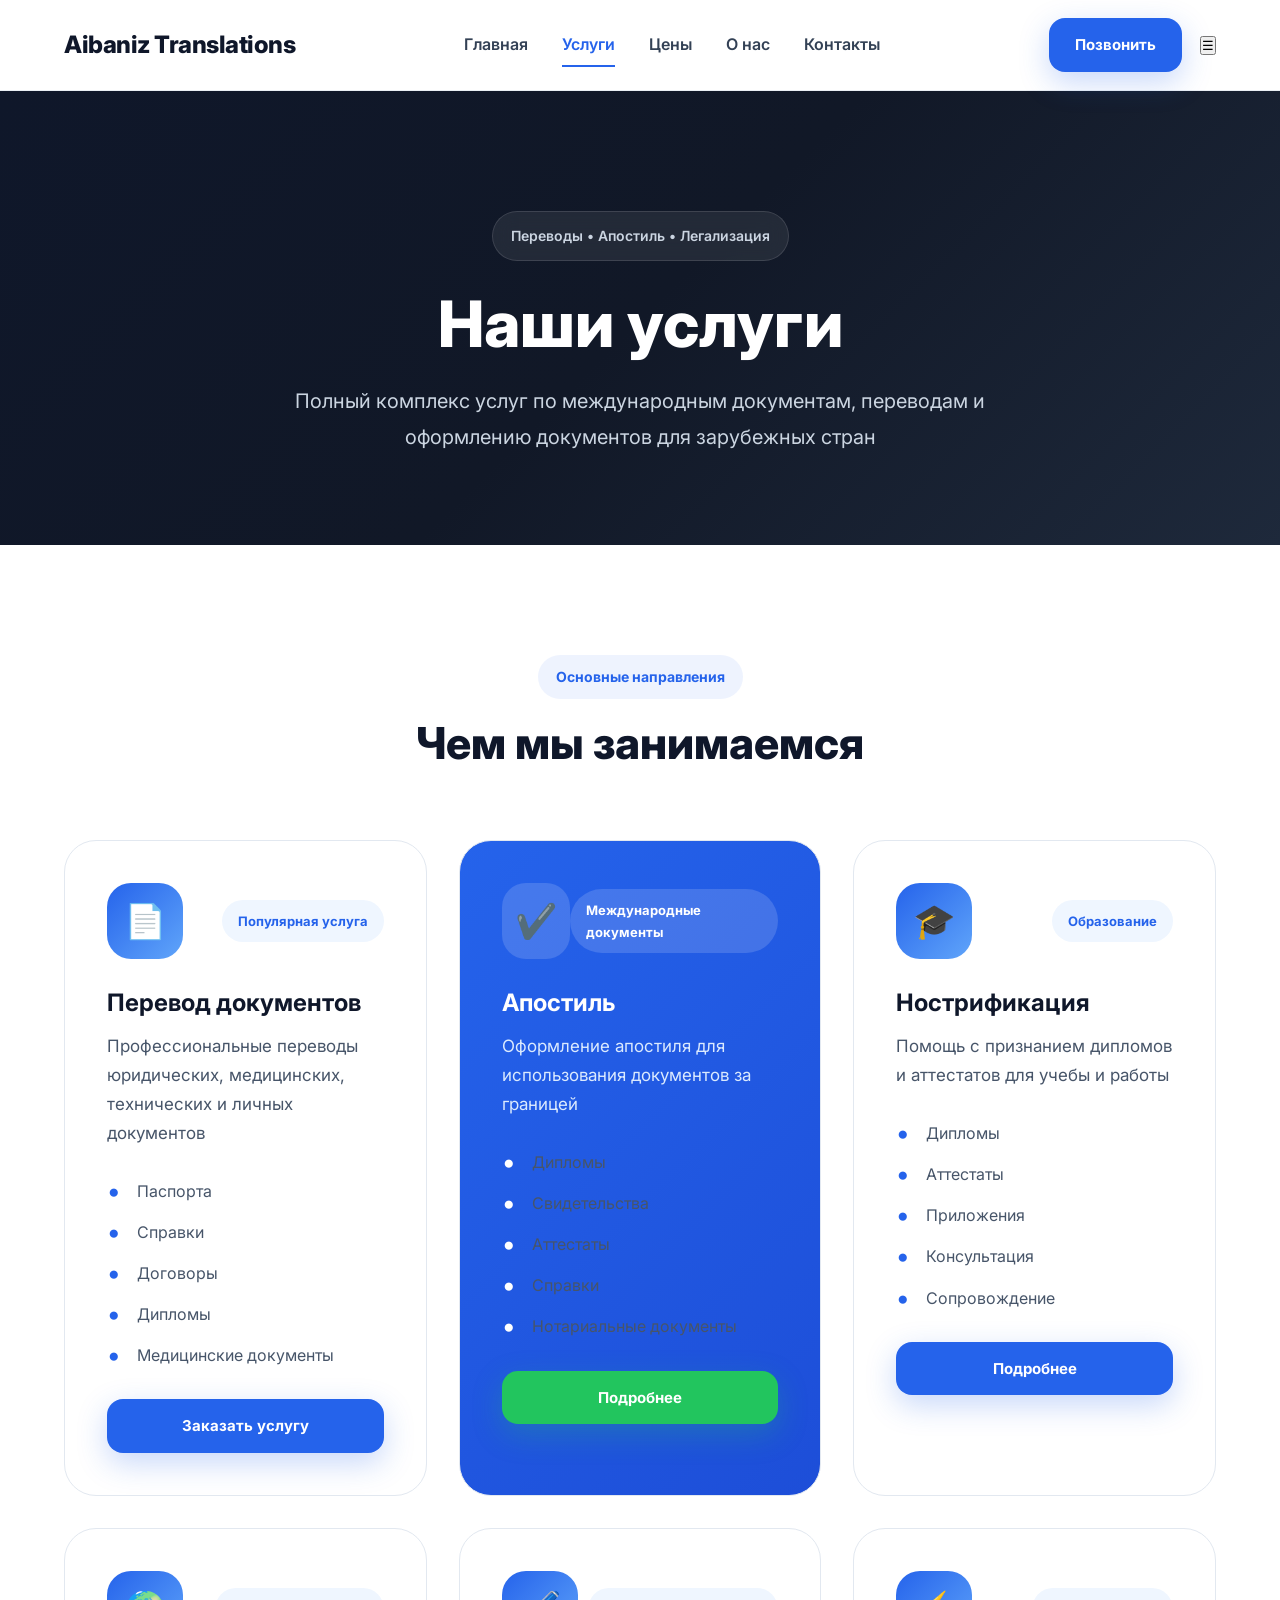
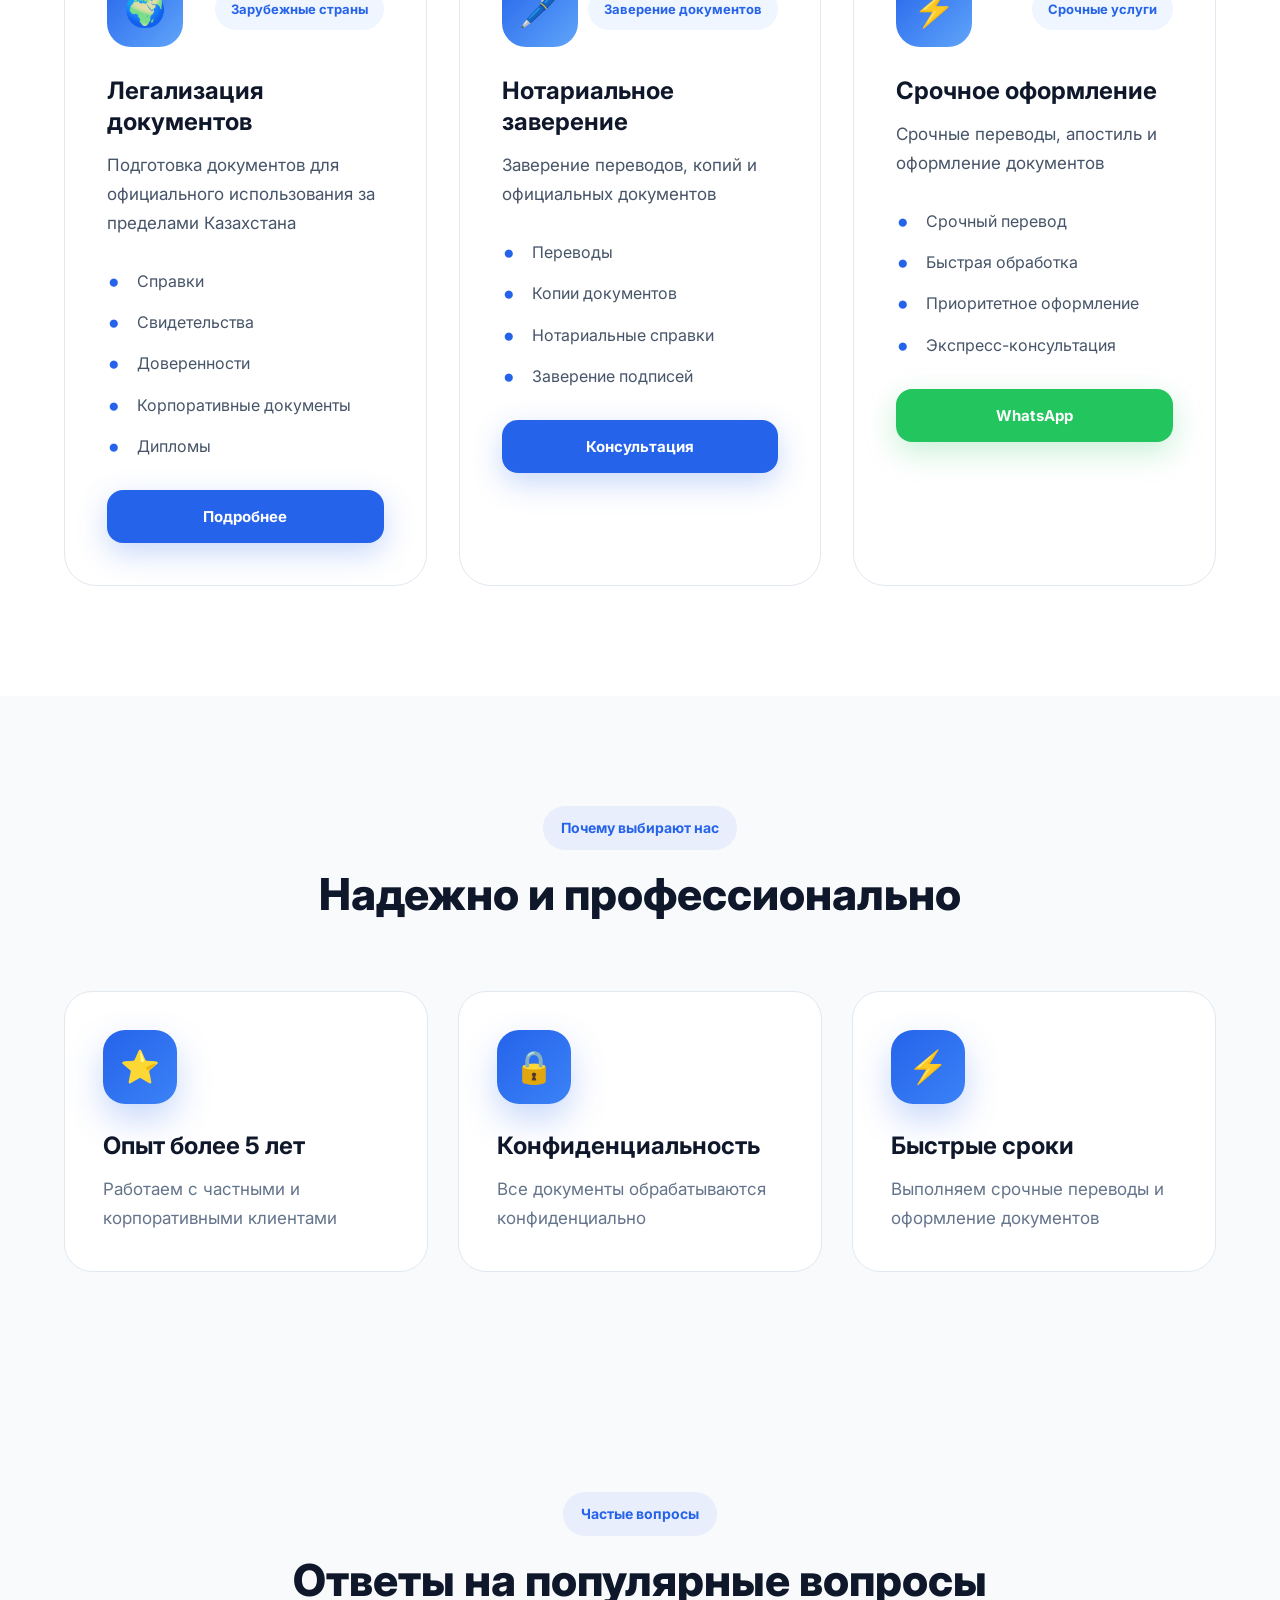
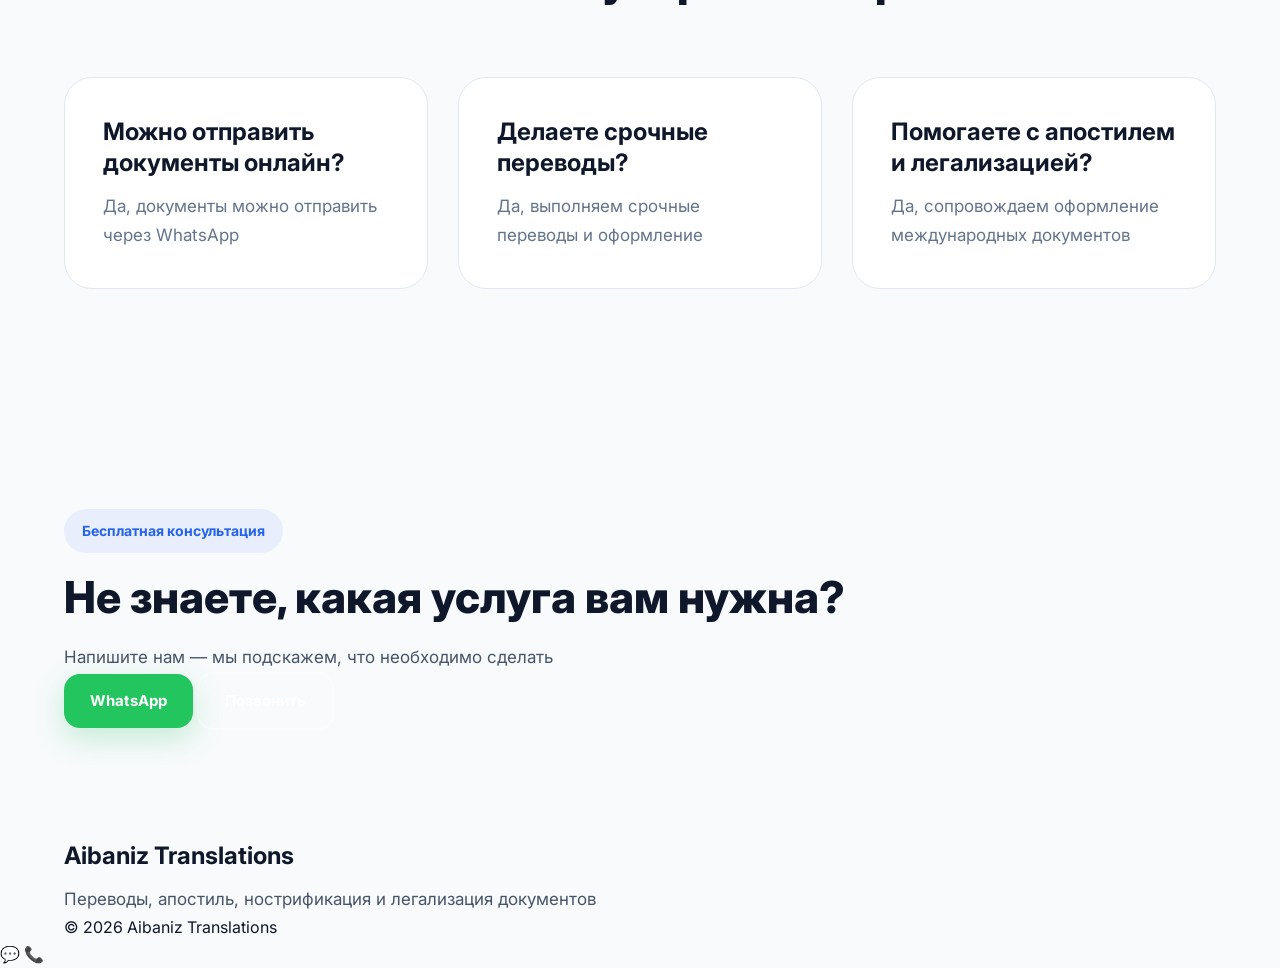
<file: services.html>
<!doctype html>
<html lang="ru">
  <head>
    <meta charset="UTF-8" />
    <meta name="viewport" content="width=device-width, initial-scale=1.0" />

    <title>Услуги | Aibaniz Translations</title>

    <meta
      name="description"
      content="Услуги Aibaniz Translations в Астане: переводы документов, апостиль, нострификация, легализация и нотариальное заверение."
    />

    <link
      href="https://fonts.googleapis.com/css2?family=Inter:wght@400;500;600;700;800&display=swap"
      rel="stylesheet"
    />

    <link rel="stylesheet" href="assets/css/style.css" />
  </head>
  <body>
    <header class="header">
      <div class="container header__row">
        <a class="logo" href="index.html"> Aibaniz Translations </a>

        <nav class="nav" id="nav">
          <a class="nav__link" href="index.html"> Главная </a>

          <a class="nav__link active" href="services.html"> Услуги </a>

          <a class="nav__link" href="prices.html"> Цены </a>

          <a class="nav__link" href="about.html"> О нас </a>

          <a class="nav__link" href="contacts.html"> Контакты </a>
        </nav>

        <div class="header-actions">
          <a class="btn header-btn" href="tel:+77015637388"> Позвонить </a>

          <button
            class="burger"
            id="burger"
            aria-label="Открыть меню"
            aria-expanded="false"
          >
            ☰
          </button>
        </div>
      </div>
    </header>

    <section class="page-hero dark-hero">
      <div class="container">
        <div class="hero-badge">Переводы • Апостиль • Легализация</div>

        <h1>Наши услуги</h1>

        <p class="hero-text">
          Полный комплекс услуг по международным документам, переводам и
          оформлению документов для зарубежных стран
        </p>
      </div>
    </section>

    <section class="services-main">
      <div class="container">
        <div class="section-top">
          <span class="section-subtitle"> Основные направления </span>

          <h2>Чем мы занимаемся</h2>
        </div>

        <div class="services-grid">
          <!-- CARD -->

          <div class="service-card-large">
            <div class="service-card-top">
              <div class="service-icon">📄</div>

              <div class="service-tag">Популярная услуга</div>
            </div>

            <h3>Перевод документов</h3>

            <p>
              Профессиональные переводы юридических, медицинских, технических и
              личных документов
            </p>

            <ul class="service-list">
              <li>Паспорта</li>
              <li>Справки</li>
              <li>Договоры</li>
              <li>Дипломы</li>
              <li>Медицинские документы</li>
            </ul>

            <a href="contacts.html" class="btn service-btn">
              Заказать услугу
            </a>
          </div>

          <!-- CARD -->

          <div class="service-card-large featured-service">
            <div class="service-card-top">
              <div class="service-icon">✔️</div>

              <div class="service-tag">Международные документы</div>
            </div>

            <h3>Апостиль</h3>

            <p>Оформление апостиля для использования документов за границей</p>

            <ul class="service-list">
              <li>Дипломы</li>
              <li>Свидетельства</li>
              <li>Аттестаты</li>
              <li>Справки</li>
              <li>Нотариальные документы</li>
            </ul>

            <a href="apostille.html" class="btn whatsapp service-btn">
              Подробнее
            </a>
          </div>

          <!-- CARD -->

          <div class="service-card-large">
            <div class="service-card-top">
              <div class="service-icon">🎓</div>

              <div class="service-tag">Образование</div>
            </div>

            <h3>Нострификация</h3>

            <p>Помощь с признанием дипломов и аттестатов для учебы и работы</p>

            <ul class="service-list">
              <li>Дипломы</li>
              <li>Аттестаты</li>
              <li>Приложения</li>
              <li>Консультация</li>
              <li>Сопровождение</li>
            </ul>

            <a href="nostrification.html" class="btn service-btn">
              Подробнее
            </a>
          </div>

          <!-- CARD -->

          <div class="service-card-large">
            <div class="service-card-top">
              <div class="service-icon">🌍</div>

              <div class="service-tag">Зарубежные страны</div>
            </div>

            <h3>Легализация документов</h3>

            <p>
              Подготовка документов для официального использования за пределами
              Казахстана
            </p>

            <ul class="service-list">
              <li>Справки</li>
              <li>Свидетельства</li>
              <li>Доверенности</li>
              <li>Корпоративные документы</li>
              <li>Дипломы</li>
            </ul>

            <a href="legalization.html" class="btn service-btn"> Подробнее </a>
          </div>

          <!-- CARD -->

          <div class="service-card-large">
            <div class="service-card-top">
              <div class="service-icon">🖊️</div>

              <div class="service-tag">Заверение документов</div>
            </div>

            <h3>Нотариальное заверение</h3>

            <p>Заверение переводов, копий и официальных документов</p>

            <ul class="service-list">
              <li>Переводы</li>
              <li>Копии документов</li>
              <li>Нотариальные справки</li>
              <li>Заверение подписей</li>
            </ul>

            <a href="contacts.html" class="btn service-btn"> Консультация </a>
          </div>

          <!-- CARD -->

          <div class="service-card-large">
            <div class="service-card-top">
              <div class="service-icon">⚡</div>

              <div class="service-tag">Срочные услуги</div>
            </div>

            <h3>Срочное оформление</h3>

            <p>Срочные переводы, апостиль и оформление документов</p>

            <ul class="service-list">
              <li>Срочный перевод</li>
              <li>Быстрая обработка</li>
              <li>Приоритетное оформление</li>
              <li>Экспресс-консультация</li>
            </ul>

            <a
              href="https://wa.me/87015637388"
              target="_blank"
              class="btn whatsapp service-btn"
            >
              WhatsApp
            </a>
          </div>
        </div>
      </div>
    </section>

    <section class="advantages">
      <div class="container">
        <div class="section-top">
          <span class="section-subtitle"> Почему выбирают нас </span>

          <h2>Надежно и профессионально</h2>
        </div>

        <div class="cards">
          <div class="card">
            <div class="card-icon">⭐</div>

            <h3>Опыт более 5 лет</h3>

            <p>Работаем с частными и корпоративными клиентами</p>
          </div>

          <div class="card">
            <div class="card-icon">🔒</div>

            <h3>Конфиденциальность</h3>

            <p>Все документы обрабатываются конфиденциально</p>
          </div>

          <div class="card">
            <div class="card-icon">⚡</div>

            <h3>Быстрые сроки</h3>

            <p>Выполняем срочные переводы и оформление документов</p>
          </div>
        </div>
      </div>
    </section>

    <section class="faq-section">
      <div class="container">
        <div class="section-top">
          <span class="section-subtitle"> Частые вопросы </span>

          <h2>Ответы на популярные вопросы</h2>
        </div>

        <div class="cards">
          <div class="card">
            <h3>Можно отправить документы онлайн?</h3>

            <p>Да, документы можно отправить через WhatsApp</p>
          </div>

          <div class="card">
            <h3>Делаете срочные переводы?</h3>

            <p>Да, выполняем срочные переводы и оформление</p>
          </div>

          <div class="card">
            <h3>Помогаете с апостилем и легализацией?</h3>

            <p>Да, сопровождаем оформление международных документов</p>
          </div>
        </div>
      </div>
    </section>

    <section class="cta-section">
      <div class="container">
        <div class="cta-box modern-cta">
          <div>
            <span class="section-subtitle"> Бесплатная консультация </span>

            <h2>Не знаете, какая услуга вам нужна?</h2>

            <p>Напишите нам — мы подскажем, что необходимо сделать</p>
          </div>

          <div class="cta-buttons">
            <a
              href="https://wa.me/87015637388"
              target="_blank"
              class="btn whatsapp"
            >
              WhatsApp
            </a>

            <a href="tel:+77015637388" class="btn btn-outline"> Позвонить </a>
          </div>
        </div>
      </div>
    </section>

    <footer class="footer">
      <div class="container footer-content">
        <div>
          <h3>Aibaniz Translations</h3>

          <p>Переводы, апостиль, нострификация и легализация документов</p>
        </div>

        <div>© 2026 Aibaniz Translations</div>
      </div>
    </footer>

    <a
      href="https://wa.me/87015637388"
      class="floating whatsapp-btn"
      target="_blank"
    >
      💬
    </a>

    <a href="tel:+77015637388" class="floating call-btn"> 📞 </a>

    <script src="assets/js/main.js"></script>
  </body>
</html>
</file>
<file: assets/css/style.css>
/* =========================================
   RESET
========================================= */

* {
  margin: 0;
  padding: 0;
  box-sizing: border-box;
}

html {
  scroll-behavior: smooth;
}

body {
  font-family: "Inter", sans-serif;
  background: #f8fafc;
  color: #0f172a;
  line-height: 1.7;
  overflow-x: hidden;
}

img {
  max-width: 100%;
  display: block;
}

a {
  text-decoration: none;
}

ul {
  list-style: none;
}

/* =========================================
   CONTAINER
========================================= */

.container {
  width: 90%;
  max-width: 1200px;
  margin: 0 auto;
}

/* =========================================
   TYPOGRAPHY
========================================= */

h1 {
  font-size: 64px;
  line-height: 1.1;
  font-weight: 800;
  margin-bottom: 24px;
}

h2 {
  font-size: 44px;
  line-height: 1.2;
  font-weight: 800;
  margin-bottom: 20px;
  color: #0f172a;
}

h3 {
  font-size: 24px;
  line-height: 1.3;
  font-weight: 700;
  margin-bottom: 14px;
}

p {
  color: #475569;
  font-size: 17px;
}

.section-subtitle {
  display: inline-block;
  padding: 10px 18px;
  background: rgba(37, 99, 235, 0.08);
  color: #2563eb;
  border-radius: 50px;
  font-size: 14px;
  font-weight: 700;
  margin-bottom: 18px;
}

.section-top {
  text-align: center;
  margin-bottom: 70px;
}

/* =========================================
   HEADER
========================================= */

.header {
  position: sticky;
  top: 0;
  z-index: 1000;

  background: rgba(255, 255, 255, 0.9);
  backdrop-filter: blur(14px);

  border-bottom: 1px solid rgba(226, 232, 240, 0.7);
}

.header__row {
  height: 90px;

  display: flex;
  align-items: center;
  justify-content: space-between;
}

.logo {
  font-size: 24px;
  font-weight: 800;
  color: #0f172a;
  letter-spacing: -0.5px;
}

.nav {
  display: flex;
  align-items: center;
  gap: 34px;
}

.nav__link {
  color: #334155;
  font-weight: 600;
  transition: 0.3s ease;
  position: relative;
}

.nav__link:hover {
  color: #2563eb;
}

.nav__link.active {
  color: #2563eb;
}

.nav__link::after {
  content: "";

  position: absolute;
  left: 0;
  bottom: -8px;

  width: 0%;
  height: 2px;

  background: #2563eb;

  transition: 0.3s ease;
}

.nav__link:hover::after,
.nav__link.active::after {
  width: 100%;
}

.header-actions {
  display: flex;
  align-items: center;
  gap: 18px;
}

/* =========================================
   BUTTONS
========================================= */

.btn {
  display: inline-flex;
  align-items: center;
  justify-content: center;

  padding: 14px 26px;

  border-radius: 16px;

  font-size: 15px;
  font-weight: 700;

  transition: 0.3s ease;

  border: none;
  cursor: pointer;
}

.btn:hover {
  transform: translateY(-3px);
}

.header-btn,
.btn {
  background: #2563eb;
  color: #ffffff;

  box-shadow: 0 10px 30px rgba(37, 99, 235, 0.25);
}

.header-btn:hover,
.btn:hover {
  background: #1d4ed8;
}

.btn-outline {
  background: transparent;
  border: 2px solid rgba(255, 255, 255, 0.3);
  color: #ffffff;
  box-shadow: none;
}

.btn-outline:hover {
  background: #ffffff;
  color: #0f172a;
}

.whatsapp {
  background: #22c55e;
  box-shadow: 0 10px 30px rgba(34, 197, 94, 0.25);
}

.whatsapp:hover {
  background: #16a34a;
}

/* =========================================
   HERO
========================================= */

.hero,
.dark-hero {
  position: relative;

  padding: 140px 0 120px;

  overflow: hidden;

  background: linear-gradient(135deg, #0f172a 0%, #111827 50%, #1e293b 100%);

  color: #ffffff;
}

.hero-overlay {
  position: absolute;
  inset: 0;

  background: radial-gradient(
    circle at top right,
    rgba(37, 99, 235, 0.25),
    transparent 30%
  );
}

.hero-content {
  position: relative;
  z-index: 2;
}

.hero-badge {
  display: inline-flex;
  align-items: center;
  gap: 10px;

  padding: 12px 18px;

  border-radius: 50px;

  background: rgba(255, 255, 255, 0.08);

  border: 1px solid rgba(255, 255, 255, 0.12);

  color: #cbd5e1;

  font-size: 14px;
  font-weight: 600;

  margin-bottom: 28px;

  backdrop-filter: blur(10px);
}

.hero h1,
.dark-hero h1 {
  max-width: 850px;
  color: #ffffff;
}

.hero-text {
  max-width: 720px;

  font-size: 20px;
  line-height: 1.8;

  color: #cbd5e1;

  margin-bottom: 40px;
}

.hero-buttons {
  display: flex;
  flex-wrap: wrap;
  gap: 18px;

  margin-bottom: 70px;
}

/* =========================================
   HERO SERVICES
========================================= */

.hero-services {
  display: grid;
  grid-template-columns: repeat(3, 1fr);
  gap: 24px;
}

.hero-service-card {
  background: rgba(255, 255, 255, 0.08);

  border: 1px solid rgba(255, 255, 255, 0.08);

  border-radius: 28px;

  padding: 32px;

  backdrop-filter: blur(12px);

  transition: 0.3s ease;
}

.hero-service-card:hover {
  transform: translateY(-8px);

  background: rgba(255, 255, 255, 0.12);
}

.hero-icon {
  width: 70px;
  height: 70px;

  border-radius: 20px;

  background: linear-gradient(135deg, #2563eb, #3b82f6);

  display: flex;
  align-items: center;
  justify-content: center;

  font-size: 30px;

  margin-bottom: 24px;
}

.hero-service-card h3 {
  color: #ffffff;
}

.hero-service-card p {
  color: #cbd5e1;
}

/* =========================================
   PAGE HERO
========================================= */

.page-hero {
  padding: 120px 0 90px;

  text-align: center;
}

.page-hero h1 {
  max-width: 900px;
  margin: 0 auto 24px;
}

.page-hero .hero-text {
  margin: 0 auto;
}

/* =========================================
   SECTIONS
========================================= */

section {
  padding: 110px 0;
}

.services,
.services-main,
.pricing-section,
.contacts-main,
.about-main {
  background: #ffffff;
}

/* =========================================
   CARDS
========================================= */

.cards {
  display: grid;
  grid-template-columns: repeat(auto-fit, minmax(280px, 1fr));

  gap: 30px;
}

.card {
  position: relative;

  background: #ffffff;

  border-radius: 28px;

  padding: 38px;

  border: 1px solid #e2e8f0;

  transition: 0.35s ease;

  overflow: hidden;
}

.card::before {
  content: "";

  position: absolute;
  top: 0;
  left: 0;

  width: 100%;
  height: 5px;

  background: linear-gradient(90deg, #2563eb, #3b82f6);

  transform: scaleX(0);

  transform-origin: left;

  transition: 0.35s ease;
}

.card:hover::before {
  transform: scaleX(1);
}

.card:hover {
  transform: translateY(-10px);

  box-shadow: 0 25px 60px rgba(15, 23, 42, 0.08);
}

.card-icon {
  width: 74px;
  height: 74px;

  border-radius: 22px;

  background: linear-gradient(135deg, #2563eb, #3b82f6);

  color: #ffffff;

  display: flex;
  align-items: center;
  justify-content: center;

  font-size: 32px;

  margin-bottom: 26px;

  box-shadow: 0 15px 35px rgba(37, 99, 235, 0.25);
}

.card p {
  color: #64748b;
}

/* =========================================
   ABOUT GRID
========================================= */

.about-grid {
  display: grid;
  grid-template-columns: 1.2fr 0.8fr;

  gap: 50px;

  align-items: start;
}

.about-content p {
  margin-bottom: 20px;
}

.about-list {
  display: flex;
  flex-direction: column;
  gap: 16px;

  margin: 30px 0;
}

.about-list li {
  position: relative;

  padding-left: 34px;

  font-weight: 600;

  color: #1e293b;
}

.about-list li::before {
  content: "✔";

  position: absolute;
  left: 0;
  top: 0;

  color: #2563eb;

  font-weight: 700;
}

.about-stats {
  display: grid;
  grid-template-columns: 1fr 1fr;
  gap: 24px;
}

.stat-card {
  background: #ffffff;

  border-radius: 28px;

  padding: 36px;

  border: 1px solid #e2e8f0;

  text-align: center;

  transition: 0.3s ease;
}

.stat-card:hover {
  transform: translateY(-8px);

  box-shadow: 0 20px 50px rgba(15, 23, 42, 0.08);
}

.stat-card h3 {
  font-size: 42px;
  color: #2563eb;
}

/* =========================================
   SERVICES GRID
========================================= */

.services-grid {
  display: grid;
  grid-template-columns: repeat(auto-fit, minmax(340px, 1fr));

  gap: 32px;
}

.service-card-large {
  position: relative;

  background: #ffffff;

  border-radius: 32px;

  padding: 42px;

  border: 1px solid #e2e8f0;

  transition: 0.35s ease;

  overflow: hidden;
}

.service-card-large:hover {
  transform: translateY(-10px);

  box-shadow: 0 30px 70px rgba(15, 23, 42, 0.08);
}

.featured-service {
  background: linear-gradient(135deg, #2563eb, #1d4ed8);

  color: #ffffff;
}

.featured-service p,
.featured-service li {
  color: #dbeafe;
}

.service-card-top {
  display: flex;
  align-items: center;
  justify-content: space-between;

  margin-bottom: 28px;
}

.service-icon {
  width: 76px;
  height: 76px;

  border-radius: 24px;

  background: linear-gradient(135deg, #2563eb, #60a5fa);

  color: #ffffff;

  display: flex;
  align-items: center;
  justify-content: center;

  font-size: 34px;
}

.featured-service .service-icon {
  background: rgba(255, 255, 255, 0.15);
}

.service-tag {
  padding: 10px 16px;

  border-radius: 50px;

  background: #eff6ff;

  color: #2563eb;

  font-size: 13px;
  font-weight: 700;
}

.featured-service .service-tag {
  background: rgba(255, 255, 255, 0.15);
  color: #ffffff;
}

.service-list {
  display: flex;
  flex-direction: column;
  gap: 14px;

  margin: 30px 0;
}

.service-list li {
  position: relative;

  padding-left: 30px;

  color: #475569;
}

.service-list li::before {
  content: "•";

  position: absolute;
  left: 0;

  color: #2563eb;

  font-size: 26px;
  line-height: 1;
}

.featured-service .service-list li::before {
  color: #ffffff;
}

.service-btn {
  width: 100%;
}

/* =========================================
   PRICING
========================================= */

.pricing-grid {
  display: grid;
  grid-template-columns: repeat(auto-fit, minmax(320px, 1fr));

  gap: 32px;
}

.pricing-card {
  position: relative;

  background: #ffffff;

  border-radius: 32px;

  padding: 44px;

  border: 1px solid #e2e8f0;

  transition: 0.35s ease;
}

.pricing-card:hover {
  transform: translateY(-10px);

  box-shadow: 0 30px 70px rgba(15, 23, 42, 0.08);
}

.featured-price {
  background: linear-gradient(135deg, #2563eb, #1d4ed8);

  color: #ffffff;

  transform: scale(1.03);
}

.featured-price p,
.featured-price li,
.featured-price .price-small {
  color: #dbeafe;
}

.popular-badge {
  position: absolute;
  top: 22px;
  right: 22px;

  padding: 10px 16px;

  border-radius: 50px;

  background: #ffffff;

  color: #2563eb;

  font-size: 13px;
  font-weight: 700;
}

.pricing-top {
  margin-bottom: 34px;
}

.pricing-icon {
  width: 78px;
  height: 78px;

  border-radius: 24px;

  display: flex;
  align-items: center;
  justify-content: center;

  font-size: 34px;

  background: linear-gradient(135deg, #2563eb, #60a5fa);

  color: #ffffff;

  margin-bottom: 24px;
}

.featured-price .pricing-icon {
  background: rgba(255, 255, 255, 0.15);
}

.price {
  font-size: 44px;
  font-weight: 800;

  margin: 24px 0 10px;
}

.price-small {
  color: #64748b;
}

.pricing-list {
  display: flex;
  flex-direction: column;
  gap: 16px;

  margin-bottom: 36px;
}

.pricing-list li {
  position: relative;

  padding-left: 30px;
}

.pricing-list li::before {
  content: "✔";

  position: absolute;
  left: 0;

  color: #2563eb;

  font-weight: 700;
}

.featured-price .pricing-list li::before {
  color: #ffffff;
}

.pricing-btn {
  width: 100%;
}
</file>
